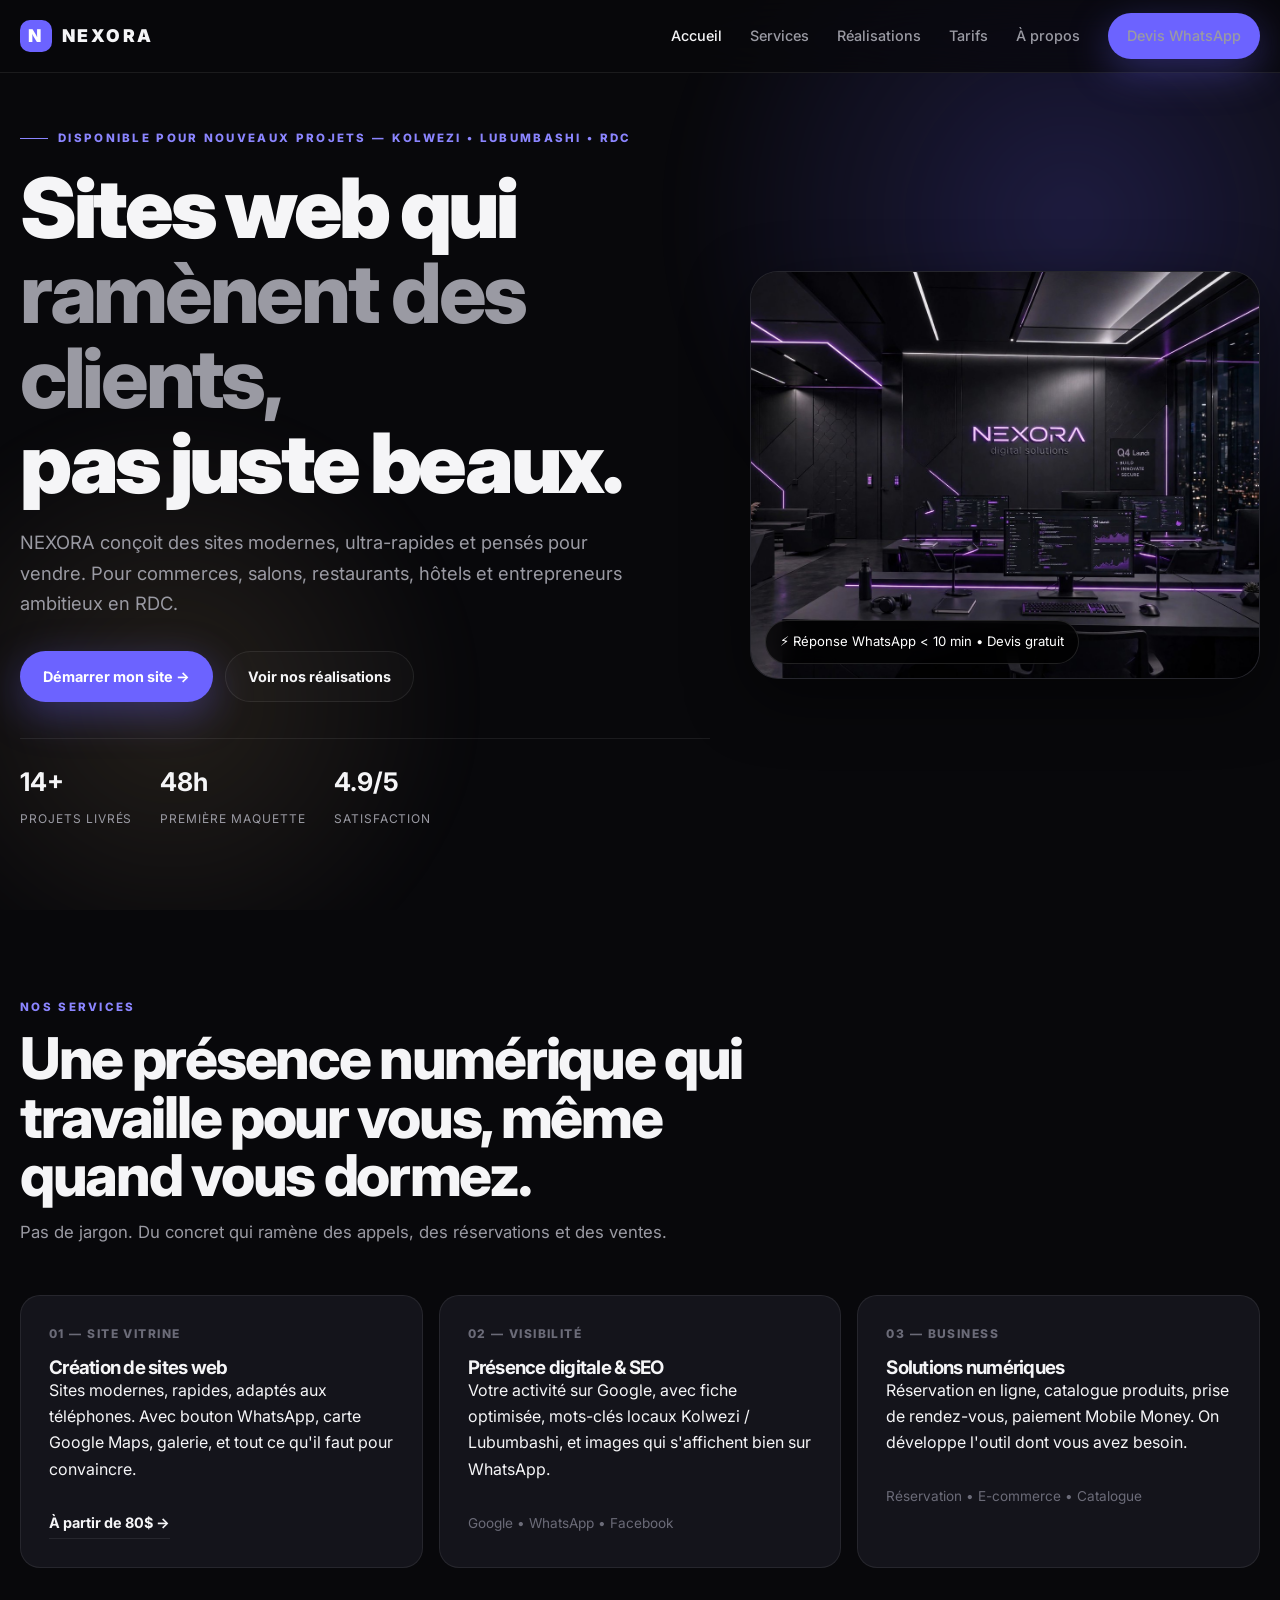
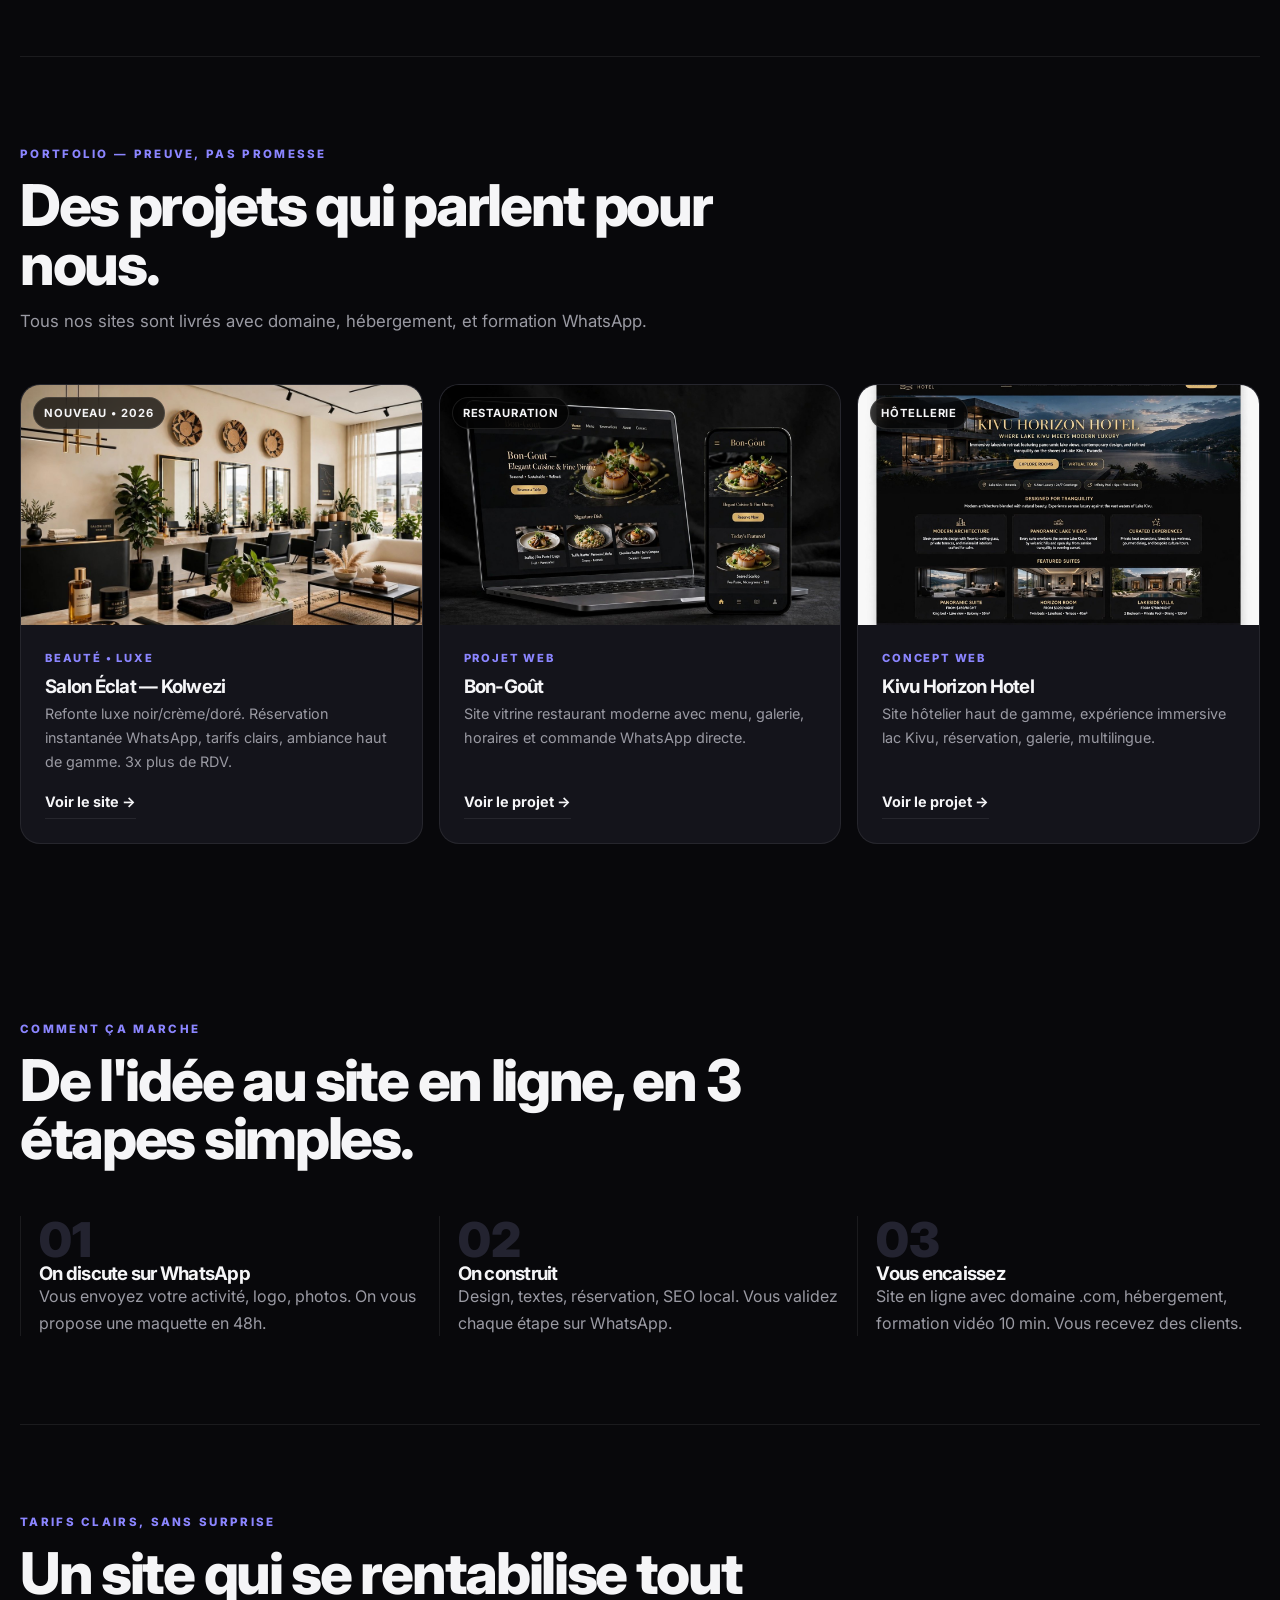
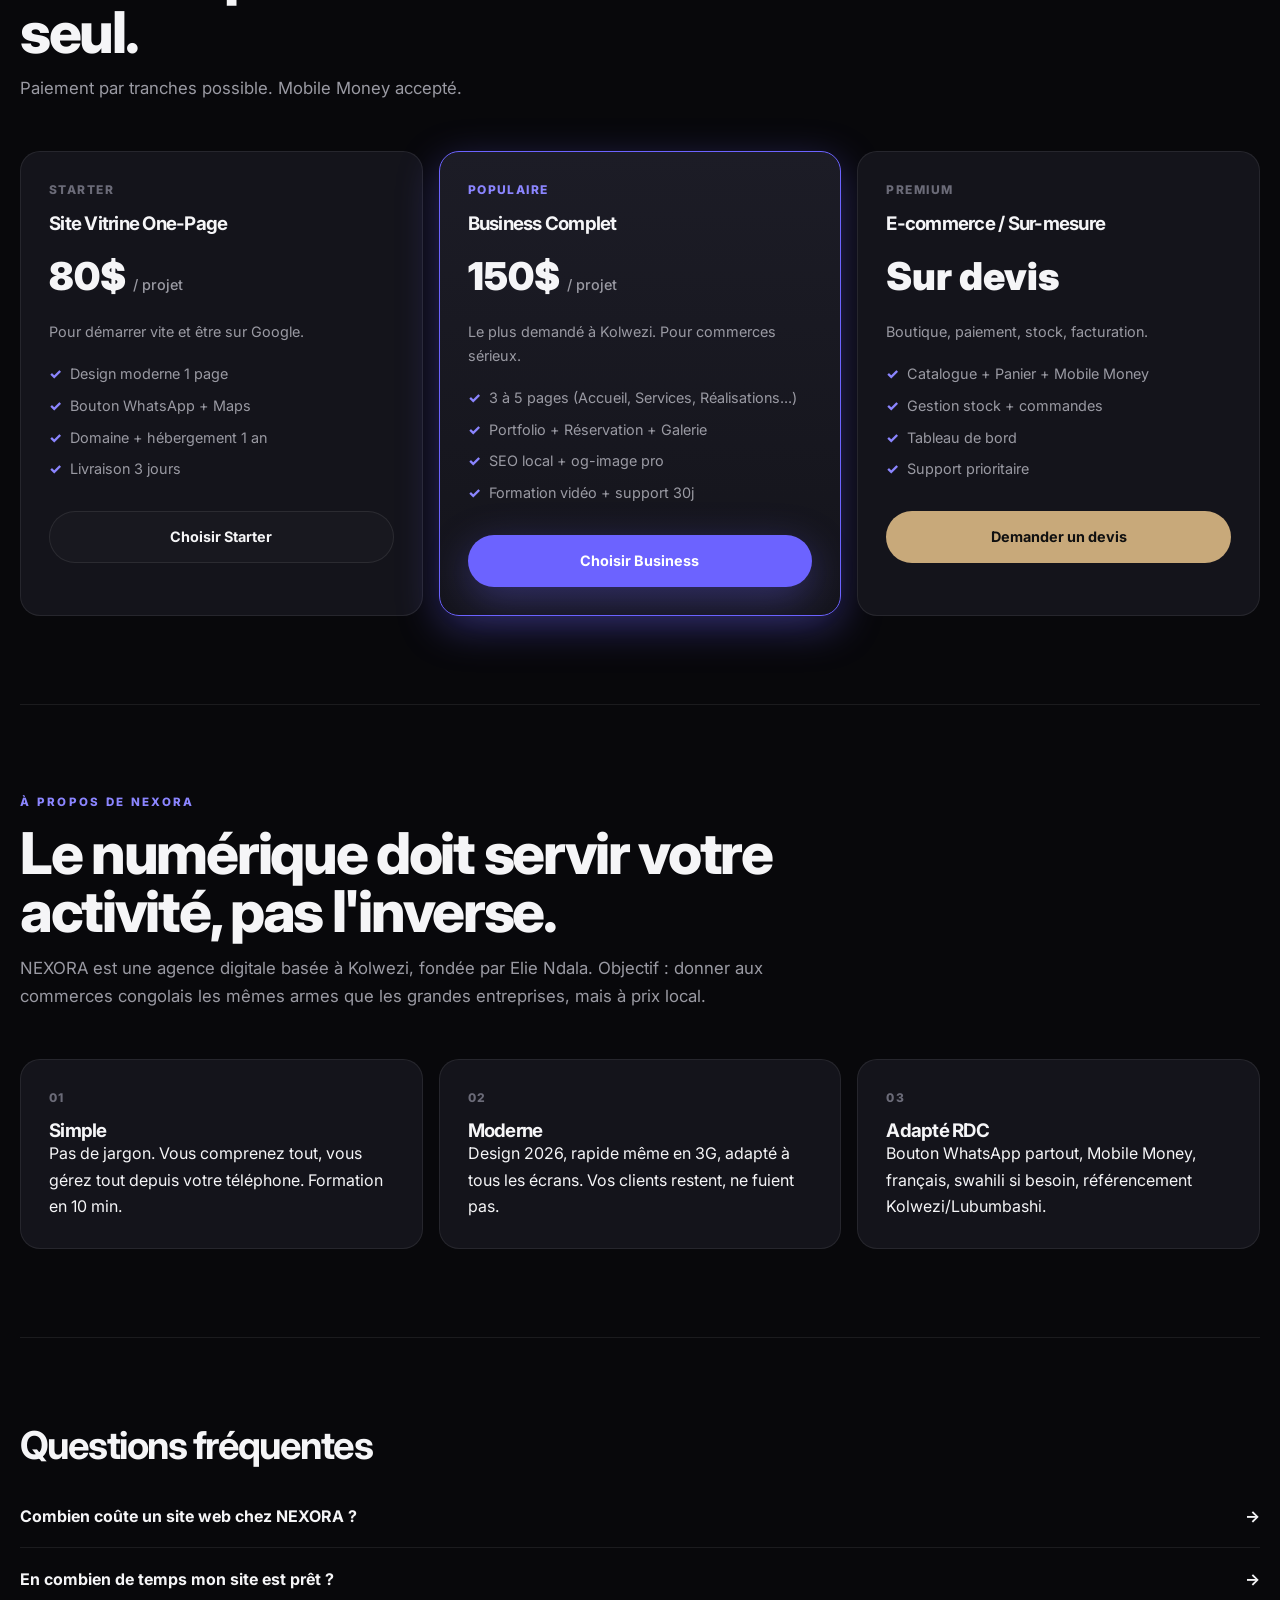
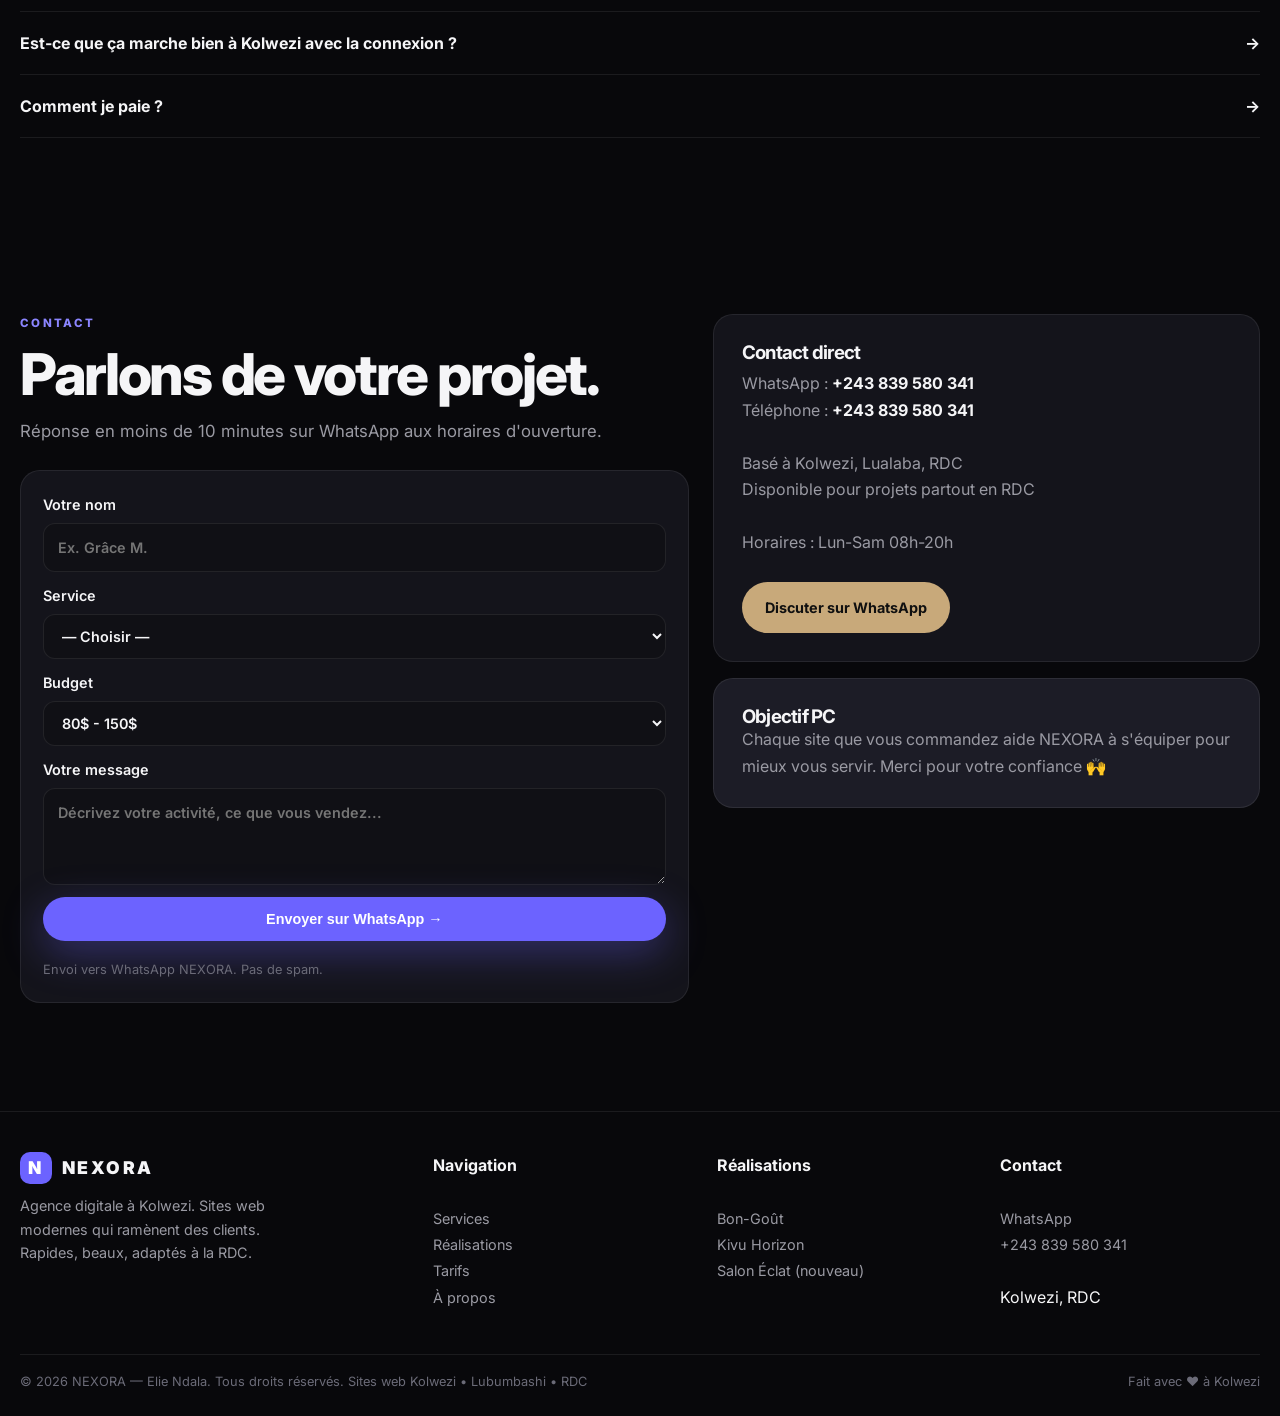
<file: index.html>
<!DOCTYPE html>
<html lang="fr">
<head>
<meta charset="UTF-8">
<meta name="viewport" content="width=device-width, initial-scale=1">
<title>NEXORA — Agence Web à Kolwezi | Création de Sites Web Professionnels en RDC</title>
<meta name="description" content="NEXORA — Agence digitale à Kolwezi. Nous créons des sites web modernes, rapides et qui ramènent des clients. Pour commerces, entreprises et entrepreneurs en RDC. Devis sur WhatsApp en 10 min.">
<meta name="keywords" content="création site web Kolwezi, agence web Lubumbashi, site web RDC, NEXORA, création site vitrine, site e-commerce RDC, digital solutions">
<meta name="robots" content="index, follow, max-image-preview:large, max-snippet:-1, max-video-preview:-1">
<meta name="theme-color" content="#08080B">
<meta name="author" content="NEXORA — Elie Ndala">
<link rel="canonical" href="https://nexora-pro.pages.dev/">
<!-- Domaine gratuit Cloudflare Pages - fonctionne sans payer .com - Google l'indexe quand même -->
<link rel="icon" href="favicon.ico" sizes="any">
<link rel="icon" type="image/png" sizes="192x192" href="assets/nexora-icon-192.png">
<link rel="apple-touch-icon" href="assets/nexora-apple-touch-icon.png">
<link rel="manifest" href="site.webmanifest">
<meta property="og:title" content="NEXORA — Sites Web qui ramènent des clients | Kolwezi, RDC">
<meta property="og:description" content="Agence digitale à Kolwezi. Sites modernes, rapides, adaptés aux téléphones. Devis WhatsApp en 10 min.">
<meta property="og:type" content="website">
<meta property="og:url" content="https://nexora-pro.pages.dev/">
<meta property="og:image" content="https://nexora-pro.pages.dev/og-image.jpg">
<meta property="og:image:width" content="1200"><meta property="og:image:height" content="630">
<meta property="og:locale" content="fr_CD">
<meta name="twitter:card" content="summary_large_image">
<meta name="twitter:title" content="NEXORA — Agence Web Kolwezi">
<meta name="twitter:description" content="Création de sites web professionnels en RDC.">
<meta name="twitter:image" content="https://nexora-pro.pages.dev/og-image.jpg">
<link rel="preconnect" href="https://fonts.googleapis.com"><link rel="preconnect" href="https://fonts.gstatic.com" crossorigin>
<link href="https://fonts.googleapis.com/css2?family=Inter:wght@400;500;700;800;900&display=swap" rel="stylesheet">
<link rel="stylesheet" href="css/style.css">
<script type="application/ld+json">
{
  "@context":"https://schema.org",
  "@type":"Organization",
  "name":"NEXORA",
  "url":"https://nexora-pro.pages.dev",
  "logo":"https://nexora-pro.pages.dev/favicon.png",
  "description":"Agence digitale à Kolwezi spécialisée en création de sites web professionnels pour commerces et entreprises en RDC",
  "address":{"@type":"PostalAddress","addressLocality":"Kolwezi","addressRegion":"Lualaba","addressCountry":"CD"},
  "contactPoint":{"@type":"ContactPoint","telephone":"+243839580341","contactType":"customer service","availableLanguage":["fr","sw"]},
  "sameAs":["https://wa.me/243839580341","https://www.instagram.com/elie60455"]
}
</script>
<script type="application/ld+json">
{
  "@context":"https://schema.org",
  "@type":"ProfessionalService",
  "name":"NEXORA Digital Solutions",
  "serviceType":["Création de sites web","Présence digitale","Solutions numériques"],
  "areaServed":{"@type":"Country","name":"RDC"},
  "provider":{"@type":"Organization","name":"NEXORA"}
}
</script>
<script type="application/ld+json">
{
  "@context":"https://schema.org",
  "@type":"FAQPage",
  "mainEntity":[
    {"@type":"Question","name":"Combien coûte un site web chez NEXORA ?","acceptedAnswer":{"@type":"Answer","text":"À partir de 80$ pour un site vitrine d'une page, 150$ pour un site complet 3-5 pages, et sur devis pour e-commerce. Tout est inclus : design, domaine, hébergement 1 an, WhatsApp intégré."}},
    {"@type":"Question","name":"En combien de temps mon site est prêt ?","acceptedAnswer":{"@type":"Answer","text":"3 à 7 jours pour un site vitrine, 7 à 14 jours pour un projet plus complet. Nous travaillons directement sur WhatsApp pour aller vite."}},
    {"@type":"Question","name":"Est-ce que vous faites des sites qui marchent à Kolwezi ?","acceptedAnswer":{"@type":"Answer","text":"Oui. Tous nos sites sont optimisés pour mobile, rapides même avec 3G, avec bouton WhatsApp et référencement local Kolwezi, Lubumbashi, RDC."}}
  ]
}
</script>
<meta name="google-site-verification" content="A_METTRE_QUAND_TU_AURAS_SEARCH_CONSOLE_GRATUIT">
</head>
<body>
<header class="header">
<nav class="navbar">
<a href="#accueil" class="logo"><i>N</i> NEXORA</a>
<button class="menu-btn" id="menuButton" aria-label="Menu" aria-expanded="false" aria-controls="navLinks">☰</button>
<div class="nav-links" id="navLinks">
<a href="#accueil">Accueil</a>
<a href="#services">Services</a>
<a href="#realisations">Réalisations</a>
<a href="#tarifs">Tarifs</a>
<a href="#apropos">À propos</a>
<a href="#contact" class="btn btn-p" style="padding:10px 18px">Devis WhatsApp</a>
</div>
</nav>
</header>

<main>
<section id="accueil" class="hero">
<div class="hero-inner">
<div>
<div class="kicker">Disponible pour nouveaux projets — Kolwezi • Lubumbashi • RDC</div>
<h1>Sites web qui <span>ramènent des clients,</span> pas juste beaux.</h1>
<p class="lead">NEXORA conçoit des sites modernes, ultra-rapides et pensés pour vendre. Pour commerces, salons, restaurants, hôtels et entrepreneurs ambitieux en RDC.</p>
<div class="hero-acts">
<a href="#contact" class="btn btn-p">Démarrer mon site →</a>
<a href="#realisations" class="btn btn-g">Voir nos réalisations</a>
</div>
<div class="hero-stats">
<div><b>14+</b><span>projets livrés</span></div>
<div><b>48h</b><span>première maquette</span></div>
<div><b>4.9/5</b><span>satisfaction</span></div>
</div>
</div>
<div class="hero-media">
<img src="images/nexora-hero.jpg" alt="NEXORA agence web Kolwezi" loading="eager" onerror="this.src='images/apercu.jpg'">
<div class="badge">⚡ Réponse WhatsApp &lt; 10 min • Devis gratuit</div>
</div>
</div>
</section>

<section id="services" class="section">
<div class="head">
<div class="eyebrow">Nos services</div>
<h2>Une présence numérique qui travaille pour vous, même quand vous dormez.</h2>
<p>Pas de jargon. Du concret qui ramène des appels, des réservations et des ventes.</p>
</div>
<div class="g3">
<article class="card"><span class="num">01 — SITE VITRINE</span><h3>Création de sites web</h3><p>Sites modernes, rapides, adaptés aux téléphones. Avec bouton WhatsApp, carte Google Maps, galerie, et tout ce qu'il faut pour convaincre.</p><br><a href="#tarifs" class="proj-link">À partir de 80$ →</a></article>
<article class="card"><span class="num">02 — VISIBILITÉ</span><h3>Présence digitale & SEO</h3><p>Votre activité sur Google, avec fiche optimisée, mots-clés locaux Kolwezi / Lubumbashi, et images qui s'affichent bien sur WhatsApp.</p><br><span style="font-size:.85rem;color:var(--m2)">Google • WhatsApp • Facebook</span></article>
<article class="card"><span class="num">03 — BUSINESS</span><h3>Solutions numériques</h3><p>Réservation en ligne, catalogue produits, prise de rendez-vous, paiement Mobile Money. On développe l'outil dont vous avez besoin.</p><br><span style="font-size:.85rem;color:var(--m2)">Réservation • E-commerce • Catalogue</span></article>
</div>
</section>

<section id="realisations" class="section" style="border-top:1px solid var(--line)">
<div class="head">
<div class="eyebrow">Portfolio — Preuve, pas promesse</div>
<h2>Des projets qui parlent pour nous.</h2>
<p>Tous nos sites sont livrés avec domaine, hébergement, et formation WhatsApp.</p>
</div>
<div class="g3">
<article class="card proj">
<div class="proj-img"><span class="tag">NOUVEAU • 2026</span><img src="images/salon-eclat.jpg" alt="Salon Éclat Kolwezi" loading="lazy" onerror="this.src='images/apercu.jpg'"></div>
<div class="proj-body"><p class="cat">BEAUTÉ • LUXE</p><h3>Salon Éclat — Kolwezi</h3><p style="color:var(--m);font-size:.9rem;margin-top:6px">Refonte luxe noir/crème/doré. Réservation instantanée WhatsApp, tarifs clairs, ambiance haut de gamme. 3x plus de RDV.</p><a href="https://salon-eclat.eliendala50.workers.dev/" class="proj-link" target="_blank" rel="noopener">Voir le site →</a></div>
</article>
<article class="card proj">
<div class="proj-img"><span class="tag">RESTAURATION</span><img src="images/bon-gout.jpg" alt="Bon Goût" loading="lazy" onerror="this.src='images/apercu.jpg'"></div>
<div class="proj-body"><p class="cat">PROJET WEB</p><h3>Bon-Goût</h3><p style="color:var(--m);font-size:.9rem;margin-top:6px">Site vitrine restaurant moderne avec menu, galerie, horaires et commande WhatsApp directe.</p><a href="https://restaurant-bon-gout.eliendala50.workers.dev/" class="proj-link" target="_blank" rel="noopener">Voir le projet →</a></div>
</article>
<article class="card proj">
<div class="proj-img"><span class="tag">HÔTELLERIE</span><img src="images/kivu-horizon.jpg" alt="Kivu Horizon Hotel" loading="lazy" onerror="this.src='images/apercu.jpg'"></div>
<div class="proj-body"><p class="cat">CONCEPT WEB</p><h3>Kivu Horizon Hotel</h3><p style="color:var(--m);font-size:.9rem;margin-top:6px">Site hôtelier haut de gamme, expérience immersive lac Kivu, réservation, galerie, multilingue.</p><a href="https://kivu-horizon-hotel.eliendala50.workers.dev/" class="proj-link" target="_blank" rel="noopener">Voir le projet →</a></div>
</article>
</div>
</section>

<section class="section">
<div class="head"><div class="eyebrow">Comment ça marche</div><h2>De l'idée au site en ligne, en 3 étapes simples.</h2></div>
<div class="steps">
<div class="step"><b>01</b><h3>On discute sur WhatsApp</h3><p style="color:var(--m)">Vous envoyez votre activité, logo, photos. On vous propose une maquette en 48h.</p></div>
<div class="step"><b>02</b><h3>On construit</h3><p style="color:var(--m)">Design, textes, réservation, SEO local. Vous validez chaque étape sur WhatsApp.</p></div>
<div class="step"><b>03</b><h3>Vous encaissez</h3><p style="color:var(--m)">Site en ligne avec domaine .com, hébergement, formation vidéo 10 min. Vous recevez des clients.</p></div>
</div>
</section>

<section id="tarifs" class="section" style="border-top:1px solid var(--line)">
<div class="head"><div class="eyebrow">Tarifs clairs, sans surprise</div><h2>Un site qui se rentabilise tout seul.</h2><p>Paiement par tranches possible. Mobile Money accepté.</p></div>
<div class="pricing">
<div class="card price-card"><span class="num">STARTER</span><h3>Site Vitrine One-Page</h3><div class="price">80$ <small>/ projet</small></div><p style="color:var(--m);font-size:.9rem">Pour démarrer vite et être sur Google.</p><ul><li>Design moderne 1 page</li><li>Bouton WhatsApp + Maps</li><li>Domaine + hébergement 1 an</li><li>Livraison 3 jours</li></ul><a href="#contact" class="btn btn-g" style="width:100%;margin-top:12px">Choisir Starter</a></div>
<div class="card price-card feat"><span class="num" style="color:var(--a2)">POPULAIRE</span><h3>Business Complet</h3><div class="price">150$ <small>/ projet</small></div><p style="color:var(--m);font-size:.9rem">Le plus demandé à Kolwezi. Pour commerces sérieux.</p><ul><li>3 à 5 pages (Accueil, Services, Réalisations...)</li><li>Portfolio + Réservation + Galerie</li><li>SEO local + og-image pro</li><li>Formation vidéo + support 30j</li></ul><a href="#contact" class="btn btn-p" style="width:100%;margin-top:12px">Choisir Business</a></div>
<div class="card price-card"><span class="num">PREMIUM</span><h3>E-commerce / Sur-mesure</h3><div class="price">Sur devis</div><p style="color:var(--m);font-size:.9rem">Boutique, paiement, stock, facturation.</p><ul><li>Catalogue + Panier + Mobile Money</li><li>Gestion stock + commandes</li><li>Tableau de bord</li><li>Support prioritaire</li></ul><a href="#contact" class="btn btn-gold" style="width:100%;margin-top:12px">Demander un devis</a></div>
</div>
</section>

<section id="apropos" class="section" style="border-top:1px solid var(--line)">
<div class="head"><div class="eyebrow">À propos de NEXORA</div><h2>Le numérique doit servir votre activité, pas l'inverse.</h2><p>NEXORA est une agence digitale basée à Kolwezi, fondée par Elie Ndala. Objectif : donner aux commerces congolais les mêmes armes que les grandes entreprises, mais à prix local.</p></div>
<div class="g3">
<div class="card"><span class="num">01</span><h3>Simple</h3><p>Pas de jargon. Vous comprenez tout, vous gérez tout depuis votre téléphone. Formation en 10 min.</p></div>
<div class="card"><span class="num">02</span><h3>Moderne</h3><p>Design 2026, rapide même en 3G, adapté à tous les écrans. Vos clients restent, ne fuient pas.</p></div>
<div class="card"><span class="num">03</span><h3>Adapté RDC</h3><p>Bouton WhatsApp partout, Mobile Money, français, swahili si besoin, référencement Kolwezi/Lubumbashi.</p></div>
</div>
</section>

<section class="section faq">
<h2 style="font-size:clamp(1.6rem,4vw,2.4rem);margin-bottom:20px">Questions fréquentes</h2>
<details class="faq-item"><summary>Combien coûte un site web chez NEXORA ? <span>→</span></summary><p>À partir de 80$ pour un site vitrine d'une page. 150$ pour un site complet 3-5 pages avec portfolio, réservation, SEO. E-commerce sur devis. Domaine et hébergement 1 an inclus.</p></details>
<details class="faq-item"><summary>En combien de temps mon site est prêt ? <span>→</span></summary><p>3 jours pour Starter, 5-7 jours pour Business. On travaille sur WhatsApp pour aller vite. Maquette en 48h.</p></details>
<details class="faq-item"><summary>Est-ce que ça marche bien à Kolwezi avec la connexion ? <span>→</span></summary><p>Oui, c'est notre spécialité. Sites ultra-légers (< 1Mo), images optimisées, pas de lourdeurs. Ça charge vite même en 3G/4G.</p></details>
<details class="faq-item"><summary>Comment je paie ? <span>→</span></summary><p>50% au début, 50% à la livraison. Mobile Money (Airtel, Orange, M-Pesa), ou virement. Facture fournie.</p></details>
</section>

<section id="contact" class="section">
<div class="contact-grid">
<div>
<div class="head" style="margin-bottom:24px"><div class="eyebrow">Contact</div><h2>Parlons de votre projet.</h2><p>Réponse en moins de 10 minutes sur WhatsApp aux horaires d'ouverture.</p></div>
<form id="contactForm">
<label>Votre nom<input name="nom" required placeholder="Ex. Grâce M."></label>
<label>Service<select name="service" required><option value="">— Choisir —</option><option>Site Vitrine Starter 80$</option><option>Site Business 150$</option><option>E-commerce / Sur-mesure</option><option>Refonte de site existant</option></select></label>
<label>Budget<select name="budget"><option>80$ - 150$</option><option>150$ - 300$</option><option>300$ +</option><option>À discuter</option></select></label>
<label>Votre message<textarea name="message" rows="3" placeholder="Décrivez votre activité, ce que vous vendez..."></textarea></label>
<button class="btn btn-p" type="submit">Envoyer sur WhatsApp →</button>
<p style="font-size:.8rem;color:var(--m2);margin-top:6px">Envoi vers WhatsApp NEXORA. Pas de spam.</p>
</form>
</div>
<div>
<div class="card"><h3>Contact direct</h3><p style="color:var(--m);margin-top:8px">WhatsApp : <a href="https://wa.me/243839580341" style="color:var(--t);font-weight:700">+243 839 580 341</a><br>Téléphone : <a href="tel:+243839580341" style="color:var(--t);font-weight:700">+243 839 580 341</a><br><br>Basé à Kolwezi, Lualaba, RDC<br>Disponible pour projets partout en RDC<br><br>Horaires : Lun-Sam 08h-20h</p><br><a href="https://wa.me/243839580341?text=Bonjour%20NEXORA%2C%20je%20veux%20un%20site%20pour%20mon%20commerce" class="btn btn-gold" target="_blank" rel="noopener">Discuter sur WhatsApp</a></div>
<div class="card" style="margin-top:16px;background:var(--s2)"><h3>Objectif PC</h3><p style="color:var(--m)">Chaque site que vous commandez aide NEXORA à s'équiper pour mieux vous servir. Merci pour votre confiance 🙌</p></div>
</div>
</div>
</section>
</main>

<footer class="footer">
<div class="footer-inner">
<div><div class="logo" style="margin-bottom:10px"><i>N</i> NEXORA</div><p style="color:var(--m);font-size:.9rem;max-width:32ch">Agence digitale à Kolwezi. Sites web modernes qui ramènent des clients. Rapides, beaux, adaptés à la RDC.</p></div>
<div><strong>Navigation</strong><br><br><a href="#services">Services</a><br><a href="#realisations">Réalisations</a><br><a href="#tarifs">Tarifs</a><br><a href="#apropos">À propos</a></div>
<div><strong>Réalisations</strong><br><br><a href="https://restaurant-bon-gout.eliendala50.workers.dev/" target="_blank">Bon-Goût</a><br><a href="https://kivu-horizon-hotel.eliendala50.workers.dev/" target="_blank">Kivu Horizon</a><br><a href="https://salon-eclat.eliendala50.workers.dev/">Salon Éclat (nouveau)</a></div>
<div><strong>Contact</strong><br><br><a href="https://wa.me/243839580341" target="_blank">WhatsApp</a><br><a href="tel:+243839580341">+243 839 580 341</a><br><br>Kolwezi, RDC</div>
<div class="copy"><span>© 2026 NEXORA — Elie Ndala. Tous droits réservés. Sites web Kolwezi • Lubumbashi • RDC</span><span>Fait avec ❤️ à Kolwezi</span></div>
</div>
</footer>

<script src="js/app.js" defer></script>
</body>
</html>
</file>
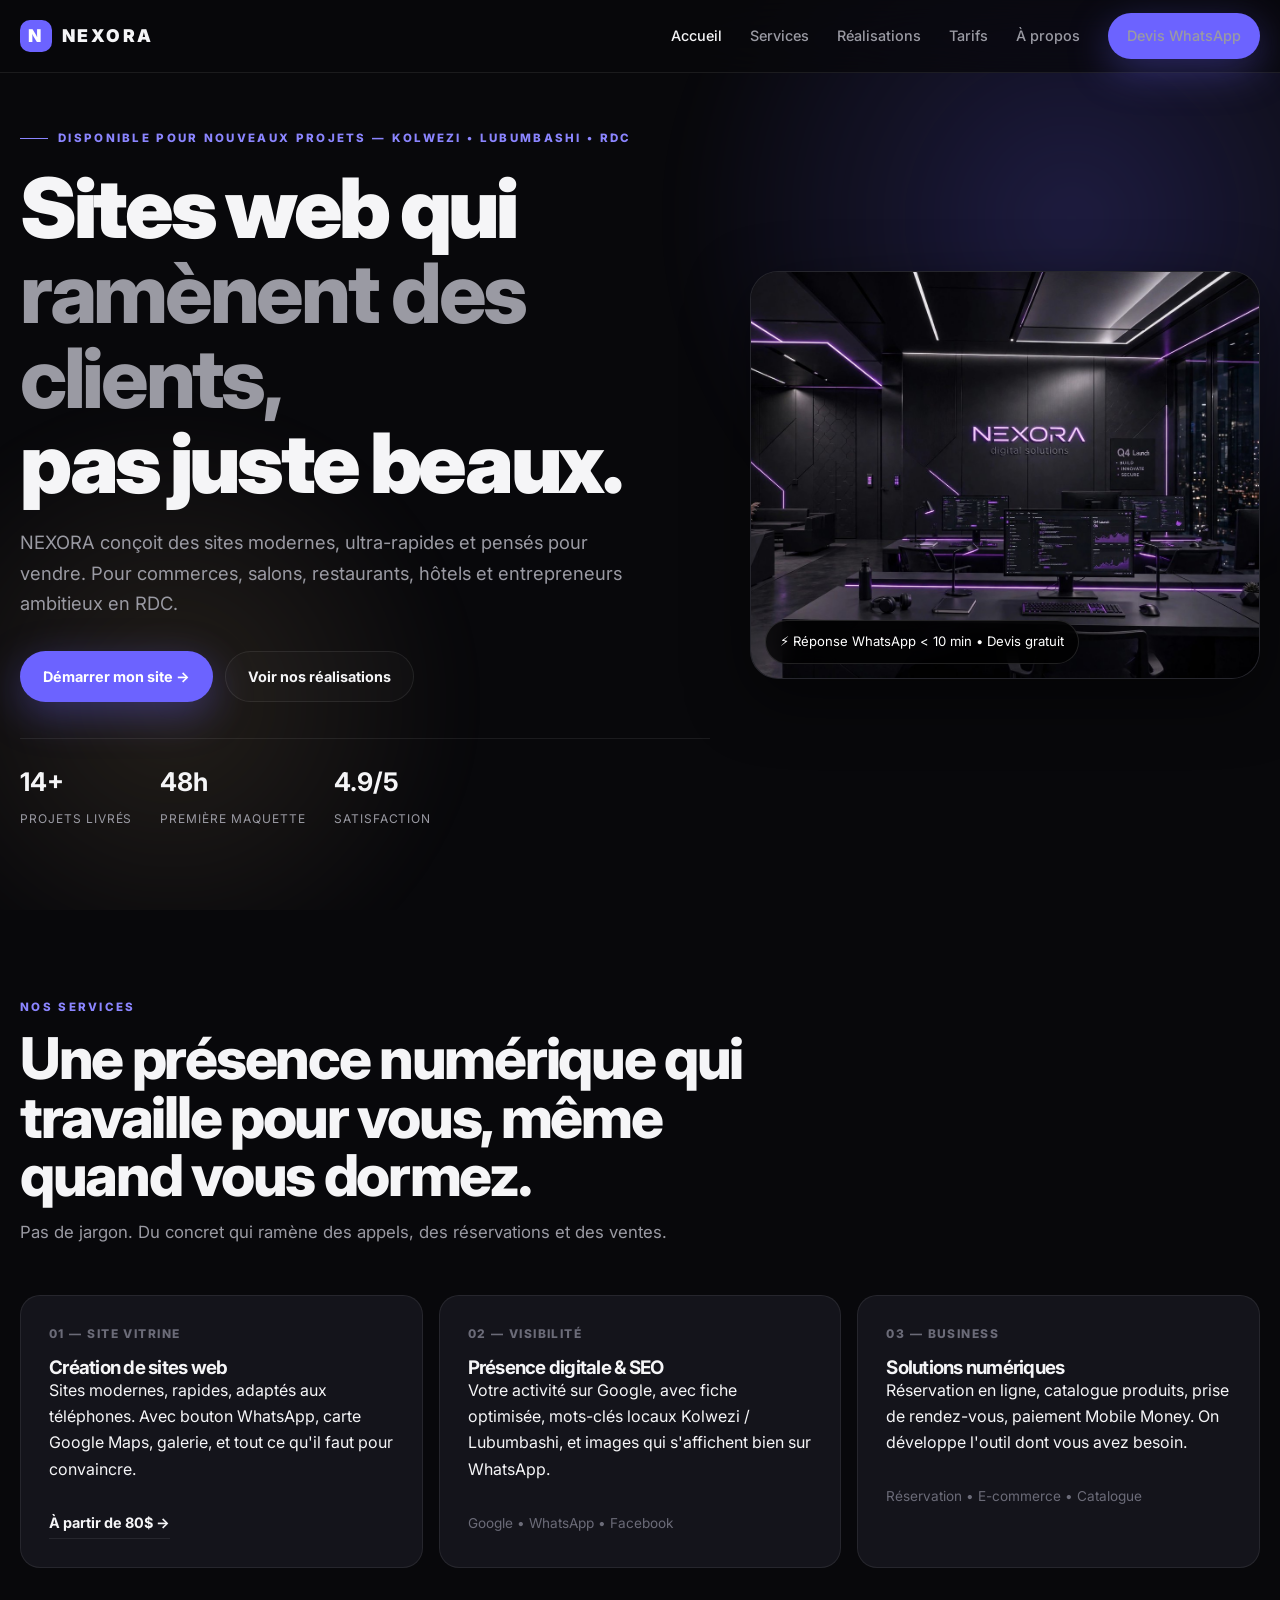
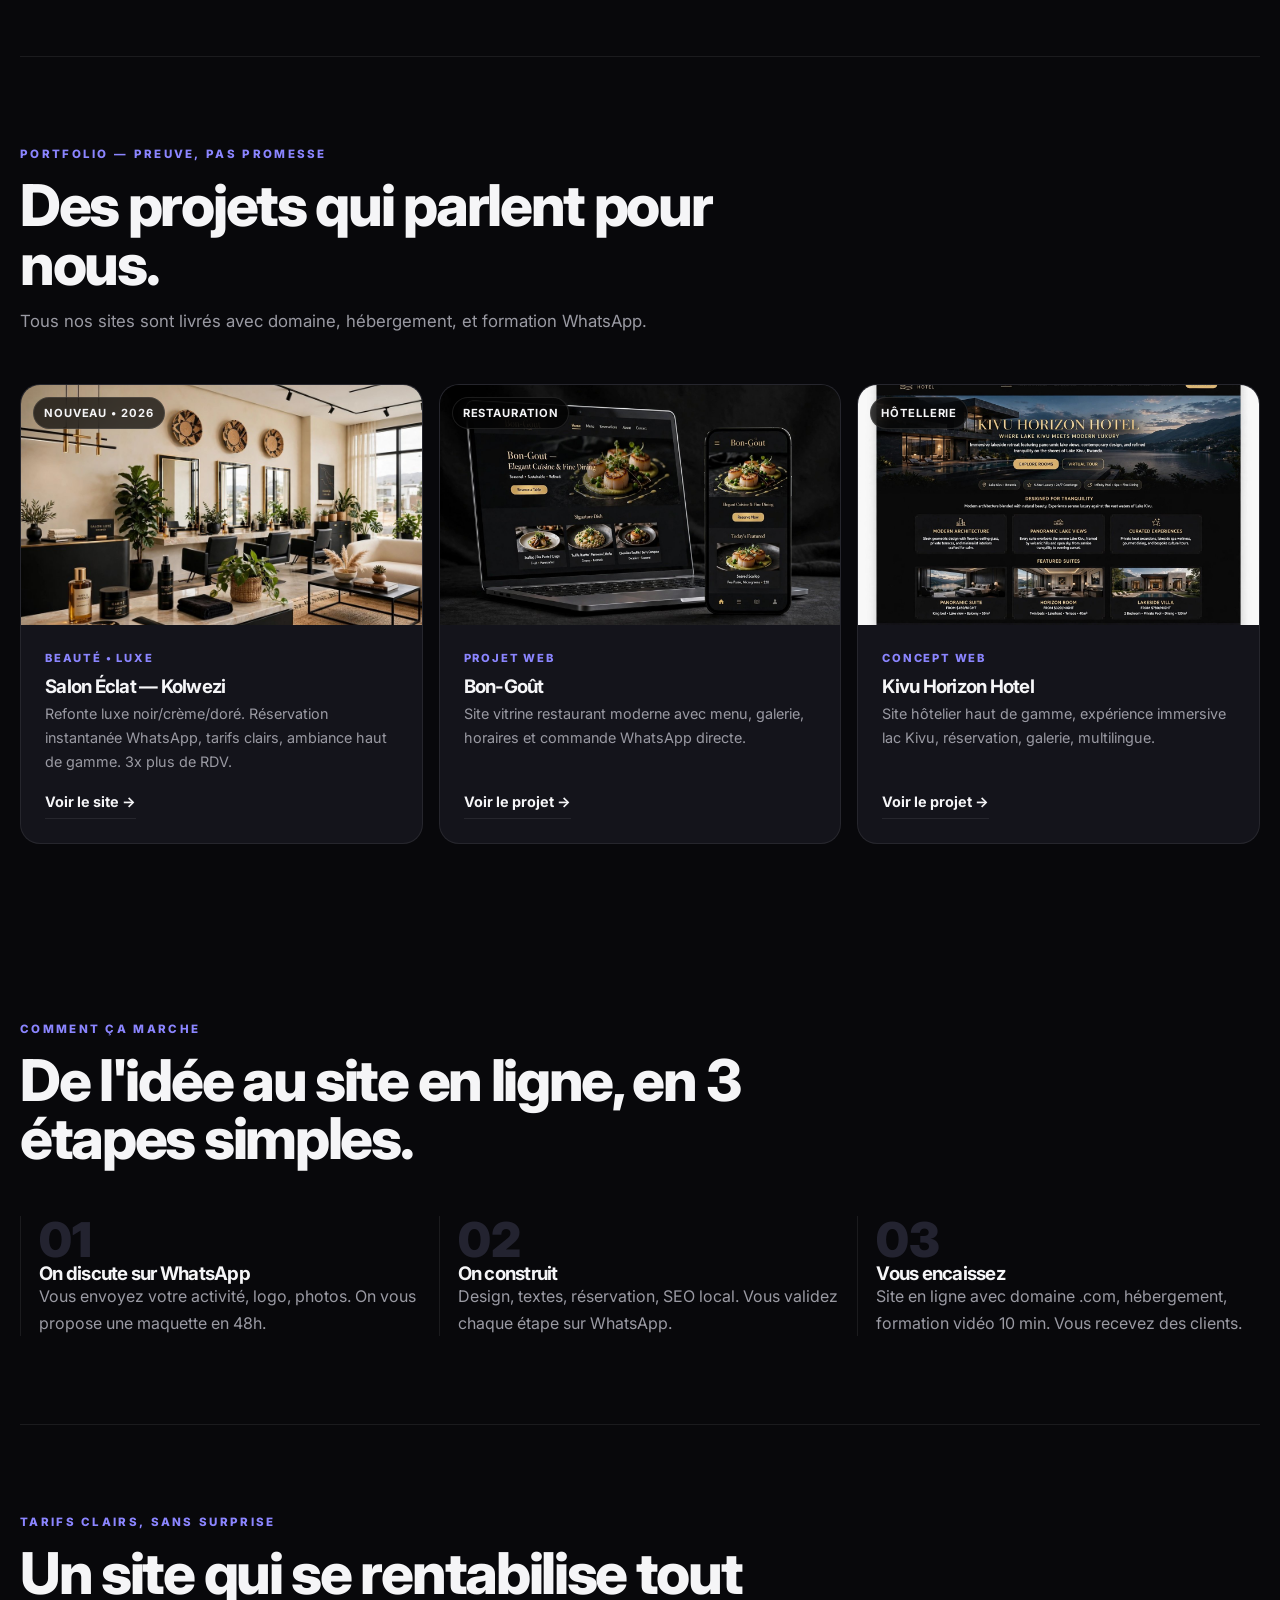
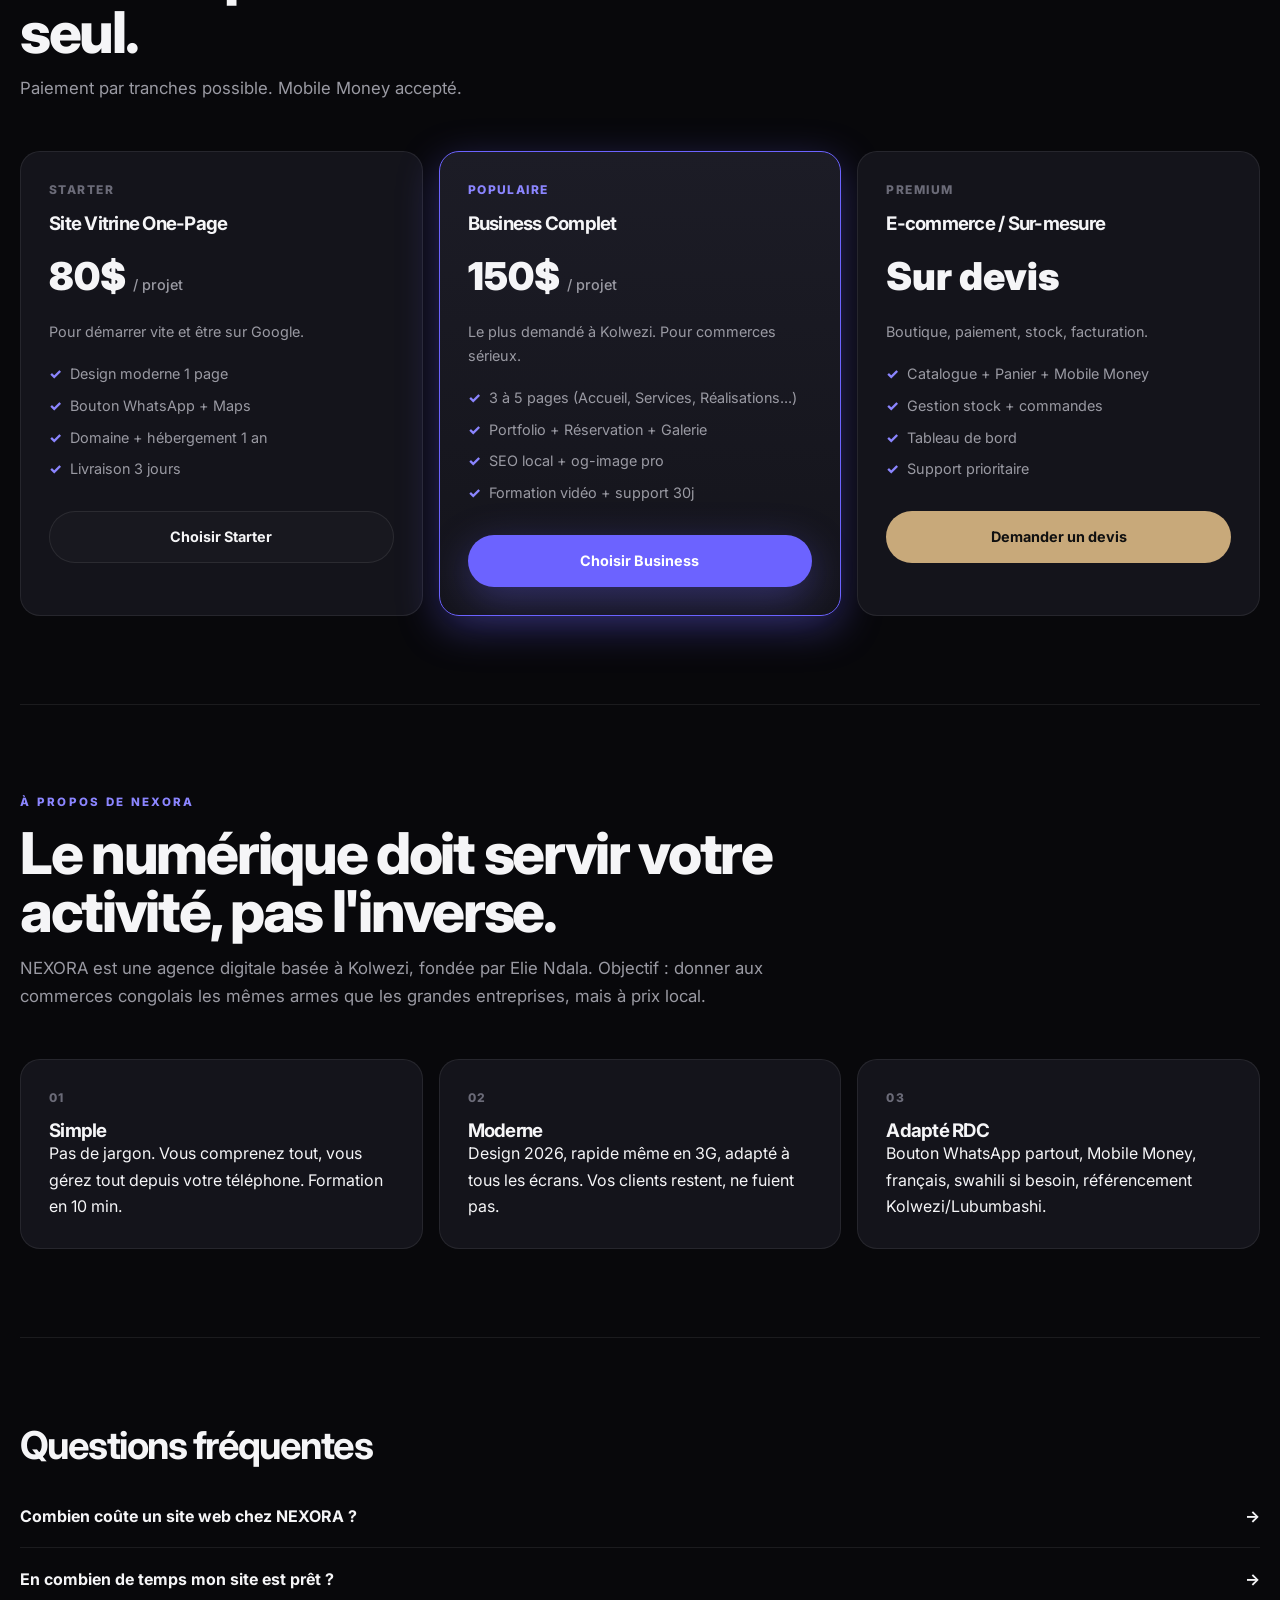
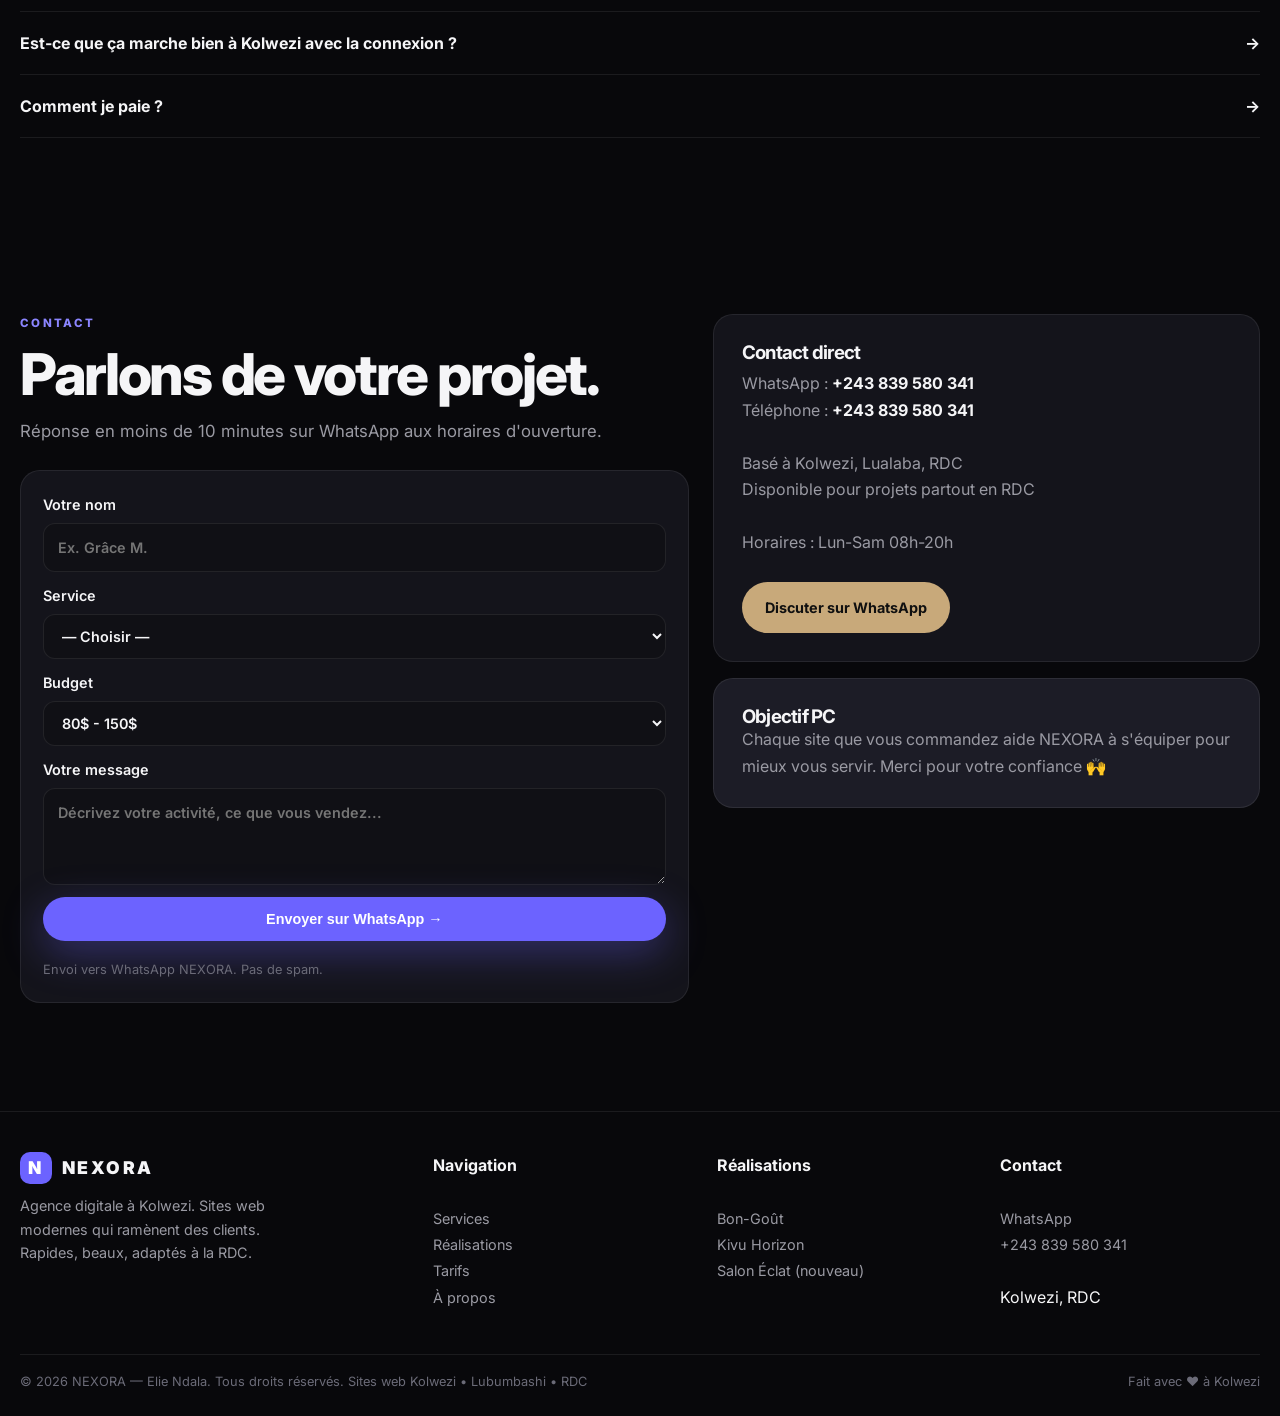
<file: index_1.html>
<!DOCTYPE html>
<html lang="fr">
<head>
<meta charset="UTF-8">
<meta name="viewport" content="width=device-width, initial-scale=1">
<title>NEXORA — Agence Web à Kolwezi | Création de Sites Web Professionnels en RDC</title>
<meta name="description" content="NEXORA — Agence digitale à Kolwezi. Nous créons des sites web modernes, rapides et qui ramènent des clients. Pour commerces, entreprises et entrepreneurs en RDC. Devis sur WhatsApp en 10 min.">
<meta name="keywords" content="création site web Kolwezi, agence web Lubumbashi, site web RDC, NEXORA, création site vitrine, site e-commerce RDC, digital solutions">
<meta name="robots" content="index, follow, max-image-preview:large, max-snippet:-1, max-video-preview:-1">
<meta name="theme-color" content="#08080B">
<meta name="author" content="NEXORA — Elie Ndala">
<link rel="canonical" href="https://nexora.digital/">
<link rel="icon" href="favicon.ico" sizes="any">
<link rel="icon" type="image/png" sizes="192x192" href="assets/nexora-icon-192.png">
<link rel="apple-touch-icon" href="assets/nexora-apple-touch-icon.png">
<link rel="manifest" href="site.webmanifest">
<meta property="og:title" content="NEXORA — Sites Web qui ramènent des clients | Kolwezi, RDC">
<meta property="og:description" content="Agence digitale à Kolwezi. Sites modernes, rapides, adaptés aux téléphones. Devis WhatsApp en 10 min.">
<meta property="og:type" content="website">
<meta property="og:url" content="https://nexora.digital/">
<meta property="og:image" content="https://nexora.digital/og-image.jpg">
<meta property="og:image:width" content="1200"><meta property="og:image:height" content="630">
<meta property="og:locale" content="fr_CD">
<meta name="twitter:card" content="summary_large_image">
<meta name="twitter:title" content="NEXORA — Agence Web Kolwezi">
<meta name="twitter:description" content="Création de sites web professionnels en RDC.">
<meta name="twitter:image" content="https://nexora.digital/og-image.jpg">
<link rel="preconnect" href="https://fonts.googleapis.com"><link rel="preconnect" href="https://fonts.gstatic.com" crossorigin>
<link href="https://fonts.googleapis.com/css2?family=Inter:wght@400;500;700;800;900&display=swap" rel="stylesheet">
<link rel="stylesheet" href="css/style.css">
<script type="application/ld+json">
{
  "@context":"https://schema.org",
  "@type":"Organization",
  "name":"NEXORA",
  "url":"https://nexora.digital",
  "logo":"https://nexora.digital/favicon.png",
  "description":"Agence digitale à Kolwezi spécialisée en création de sites web professionnels pour commerces et entreprises en RDC",
  "address":{"@type":"PostalAddress","addressLocality":"Kolwezi","addressRegion":"Lualaba","addressCountry":"CD"},
  "contactPoint":{"@type":"ContactPoint","telephone":"+243839580341","contactType":"customer service","availableLanguage":["fr","sw"]},
  "sameAs":["https://wa.me/243839580341","https://www.instagram.com/elie60455"]
}
</script>
<script type="application/ld+json">
{
  "@context":"https://schema.org",
  "@type":"ProfessionalService",
  "name":"NEXORA Digital Solutions",
  "serviceType":["Création de sites web","Présence digitale","Solutions numériques"],
  "areaServed":{"@type":"Country","name":"RDC"},
  "provider":{"@type":"Organization","name":"NEXORA"}
}
</script>
<script type="application/ld+json">
{
  "@context":"https://schema.org",
  "@type":"FAQPage",
  "mainEntity":[
    {"@type":"Question","name":"Combien coûte un site web chez NEXORA ?","acceptedAnswer":{"@type":"Answer","text":"À partir de 80$ pour un site vitrine d'une page, 150$ pour un site complet 3-5 pages, et sur devis pour e-commerce. Tout est inclus : design, domaine, hébergement 1 an, WhatsApp intégré."}},
    {"@type":"Question","name":"En combien de temps mon site est prêt ?","acceptedAnswer":{"@type":"Answer","text":"3 à 7 jours pour un site vitrine, 7 à 14 jours pour un projet plus complet. Nous travaillons directement sur WhatsApp pour aller vite."}},
    {"@type":"Question","name":"Est-ce que vous faites des sites qui marchent à Kolwezi ?","acceptedAnswer":{"@type":"Answer","text":"Oui. Tous nos sites sont optimisés pour mobile, rapides même avec 3G, avec bouton WhatsApp et référencement local Kolwezi, Lubumbashi, RDC."}}
  ]
}
</script>
</head>
<body>
<header class="header">
<nav class="navbar">
<a href="#accueil" class="logo"><i>N</i> NEXORA</a>
<button class="menu-btn" id="menuButton" aria-label="Menu" aria-expanded="false" aria-controls="navLinks">☰</button>
<div class="nav-links" id="navLinks">
<a href="#accueil">Accueil</a>
<a href="#services">Services</a>
<a href="#realisations">Réalisations</a>
<a href="#tarifs">Tarifs</a>
<a href="#apropos">À propos</a>
<a href="#contact" class="btn btn-p" style="padding:10px 18px">Devis WhatsApp</a>
</div>
</nav>
</header>

<main>
<section id="accueil" class="hero">
<div class="hero-inner">
<div>
<div class="kicker">Disponible pour nouveaux projets — Kolwezi • Lubumbashi • RDC</div>
<h1>Sites web qui <span>ramènent des clients,</span> pas juste beaux.</h1>
<p class="lead">NEXORA conçoit des sites modernes, ultra-rapides et pensés pour vendre. Pour commerces, salons, restaurants, hôtels et entrepreneurs ambitieux en RDC.</p>
<div class="hero-acts">
<a href="#contact" class="btn btn-p">Démarrer mon site →</a>
<a href="#realisations" class="btn btn-g">Voir nos réalisations</a>
</div>
<div class="hero-stats">
<div><b>14+</b><span>projets livrés</span></div>
<div><b>48h</b><span>première maquette</span></div>
<div><b>4.9/5</b><span>satisfaction</span></div>
</div>
</div>
<div class="hero-media">
<img src="images/nexora-hero.jpg" alt="NEXORA agence web Kolwezi" loading="eager" onerror="this.src='images/apercu.jpg'">
<div class="badge">⚡ Réponse WhatsApp &lt; 10 min • Devis gratuit</div>
</div>
</div>
</section>

<section id="services" class="section">
<div class="head">
<div class="eyebrow">Nos services</div>
<h2>Une présence numérique qui travaille pour vous, même quand vous dormez.</h2>
<p>Pas de jargon. Du concret qui ramène des appels, des réservations et des ventes.</p>
</div>
<div class="g3">
<article class="card"><span class="num">01 — SITE VITRINE</span><h3>Création de sites web</h3><p>Sites modernes, rapides, adaptés aux téléphones. Avec bouton WhatsApp, carte Google Maps, galerie, et tout ce qu'il faut pour convaincre.</p><br><a href="#tarifs" class="proj-link">À partir de 80$ →</a></article>
<article class="card"><span class="num">02 — VISIBILITÉ</span><h3>Présence digitale & SEO</h3><p>Votre activité sur Google, avec fiche optimisée, mots-clés locaux Kolwezi / Lubumbashi, et images qui s'affichent bien sur WhatsApp.</p><br><span style="font-size:.85rem;color:var(--m2)">Google • WhatsApp • Facebook</span></article>
<article class="card"><span class="num">03 — BUSINESS</span><h3>Solutions numériques</h3><p>Réservation en ligne, catalogue produits, prise de rendez-vous, paiement Mobile Money. On développe l'outil dont vous avez besoin.</p><br><span style="font-size:.85rem;color:var(--m2)">Réservation • E-commerce • Catalogue</span></article>
</div>
</section>

<section id="realisations" class="section" style="border-top:1px solid var(--line)">
<div class="head">
<div class="eyebrow">Portfolio — Preuve, pas promesse</div>
<h2>Des projets qui parlent pour nous.</h2>
<p>Tous nos sites sont livrés avec domaine, hébergement, et formation WhatsApp.</p>
</div>
<div class="g3">
<article class="card proj">
<div class="proj-img"><span class="tag">NOUVEAU • 2026</span><img src="images/salon-eclat.jpg" alt="Salon Éclat Kolwezi" loading="lazy" onerror="this.src='images/apercu.jpg'"></div>
<div class="proj-body"><p class="cat">BEAUTÉ • LUXE</p><h3>Salon Éclat — Kolwezi</h3><p style="color:var(--m);font-size:.9rem;margin-top:6px">Refonte luxe noir/crème/doré. Réservation instantanée WhatsApp, tarifs clairs, ambiance haut de gamme. 3x plus de RDV.</p><a href="https://salon-eclat.eliendala50.workers.dev/" class="proj-link" target="_blank" rel="noopener">Voir le site →</a></div>
</article>
<article class="card proj">
<div class="proj-img"><span class="tag">RESTAURATION</span><img src="images/bon-gout.jpg" alt="Bon Goût" loading="lazy" onerror="this.src='images/apercu.jpg'"></div>
<div class="proj-body"><p class="cat">PROJET WEB</p><h3>Bon-Goût</h3><p style="color:var(--m);font-size:.9rem;margin-top:6px">Site vitrine restaurant moderne avec menu, galerie, horaires et commande WhatsApp directe.</p><a href="https://restaurant-bon-gout.eliendala50.workers.dev/" class="proj-link" target="_blank" rel="noopener">Voir le projet →</a></div>
</article>
<article class="card proj">
<div class="proj-img"><span class="tag">HÔTELLERIE</span><img src="images/kivu-horizon.jpg" alt="Kivu Horizon Hotel" loading="lazy" onerror="this.src='images/apercu.jpg'"></div>
<div class="proj-body"><p class="cat">CONCEPT WEB</p><h3>Kivu Horizon Hotel</h3><p style="color:var(--m);font-size:.9rem;margin-top:6px">Site hôtelier haut de gamme, expérience immersive lac Kivu, réservation, galerie, multilingue.</p><a href="https://kivu-horizon-hotel.eliendala50.workers.dev/" class="proj-link" target="_blank" rel="noopener">Voir le projet →</a></div>
</article>
</div>
</section>

<section class="section">
<div class="head"><div class="eyebrow">Comment ça marche</div><h2>De l'idée au site en ligne, en 3 étapes simples.</h2></div>
<div class="steps">
<div class="step"><b>01</b><h3>On discute sur WhatsApp</h3><p style="color:var(--m)">Vous envoyez votre activité, logo, photos. On vous propose une maquette en 48h.</p></div>
<div class="step"><b>02</b><h3>On construit</h3><p style="color:var(--m)">Design, textes, réservation, SEO local. Vous validez chaque étape sur WhatsApp.</p></div>
<div class="step"><b>03</b><h3>Vous encaissez</h3><p style="color:var(--m)">Site en ligne avec domaine .com, hébergement, formation vidéo 10 min. Vous recevez des clients.</p></div>
</div>
</section>

<section id="tarifs" class="section" style="border-top:1px solid var(--line)">
<div class="head"><div class="eyebrow">Tarifs clairs, sans surprise</div><h2>Un site qui se rentabilise tout seul.</h2><p>Paiement par tranches possible. Mobile Money accepté.</p></div>
<div class="pricing">
<div class="card price-card"><span class="num">STARTER</span><h3>Site Vitrine One-Page</h3><div class="price">80$ <small>/ projet</small></div><p style="color:var(--m);font-size:.9rem">Pour démarrer vite et être sur Google.</p><ul><li>Design moderne 1 page</li><li>Bouton WhatsApp + Maps</li><li>Domaine + hébergement 1 an</li><li>Livraison 3 jours</li></ul><a href="#contact" class="btn btn-g" style="width:100%;margin-top:12px">Choisir Starter</a></div>
<div class="card price-card feat"><span class="num" style="color:var(--a2)">POPULAIRE</span><h3>Business Complet</h3><div class="price">150$ <small>/ projet</small></div><p style="color:var(--m);font-size:.9rem">Le plus demandé à Kolwezi. Pour commerces sérieux.</p><ul><li>3 à 5 pages (Accueil, Services, Réalisations...)</li><li>Portfolio + Réservation + Galerie</li><li>SEO local + og-image pro</li><li>Formation vidéo + support 30j</li></ul><a href="#contact" class="btn btn-p" style="width:100%;margin-top:12px">Choisir Business</a></div>
<div class="card price-card"><span class="num">PREMIUM</span><h3>E-commerce / Sur-mesure</h3><div class="price">Sur devis</div><p style="color:var(--m);font-size:.9rem">Boutique, paiement, stock, facturation.</p><ul><li>Catalogue + Panier + Mobile Money</li><li>Gestion stock + commandes</li><li>Tableau de bord</li><li>Support prioritaire</li></ul><a href="#contact" class="btn btn-gold" style="width:100%;margin-top:12px">Demander un devis</a></div>
</div>
</section>

<section id="apropos" class="section" style="border-top:1px solid var(--line)">
<div class="head"><div class="eyebrow">À propos de NEXORA</div><h2>Le numérique doit servir votre activité, pas l'inverse.</h2><p>NEXORA est une agence digitale basée à Kolwezi, fondée par Elie Ndala. Objectif : donner aux commerces congolais les mêmes armes que les grandes entreprises, mais à prix local.</p></div>
<div class="g3">
<div class="card"><span class="num">01</span><h3>Simple</h3><p>Pas de jargon. Vous comprenez tout, vous gérez tout depuis votre téléphone. Formation en 10 min.</p></div>
<div class="card"><span class="num">02</span><h3>Moderne</h3><p>Design 2026, rapide même en 3G, adapté à tous les écrans. Vos clients restent, ne fuient pas.</p></div>
<div class="card"><span class="num">03</span><h3>Adapté RDC</h3><p>Bouton WhatsApp partout, Mobile Money, français, swahili si besoin, référencement Kolwezi/Lubumbashi.</p></div>
</div>
</section>

<section class="section faq">
<h2 style="font-size:clamp(1.6rem,4vw,2.4rem);margin-bottom:20px">Questions fréquentes</h2>
<details class="faq-item"><summary>Combien coûte un site web chez NEXORA ? <span>→</span></summary><p>À partir de 80$ pour un site vitrine d'une page. 150$ pour un site complet 3-5 pages avec portfolio, réservation, SEO. E-commerce sur devis. Domaine et hébergement 1 an inclus.</p></details>
<details class="faq-item"><summary>En combien de temps mon site est prêt ? <span>→</span></summary><p>3 jours pour Starter, 5-7 jours pour Business. On travaille sur WhatsApp pour aller vite. Maquette en 48h.</p></details>
<details class="faq-item"><summary>Est-ce que ça marche bien à Kolwezi avec la connexion ? <span>→</span></summary><p>Oui, c'est notre spécialité. Sites ultra-légers (< 1Mo), images optimisées, pas de lourdeurs. Ça charge vite même en 3G/4G.</p></details>
<details class="faq-item"><summary>Comment je paie ? <span>→</span></summary><p>50% au début, 50% à la livraison. Mobile Money (Airtel, Orange, M-Pesa), ou virement. Facture fournie.</p></details>
</section>

<section id="contact" class="section">
<div class="contact-grid">
<div>
<div class="head" style="margin-bottom:24px"><div class="eyebrow">Contact</div><h2>Parlons de votre projet.</h2><p>Réponse en moins de 10 minutes sur WhatsApp aux horaires d'ouverture.</p></div>
<form id="contactForm">
<label>Votre nom<input name="nom" required placeholder="Ex. Grâce M."></label>
<label>Service<select name="service" required><option value="">— Choisir —</option><option>Site Vitrine Starter 80$</option><option>Site Business 150$</option><option>E-commerce / Sur-mesure</option><option>Refonte de site existant</option></select></label>
<label>Budget<select name="budget"><option>80$ - 150$</option><option>150$ - 300$</option><option>300$ +</option><option>À discuter</option></select></label>
<label>Votre message<textarea name="message" rows="3" placeholder="Décrivez votre activité, ce que vous vendez..."></textarea></label>
<button class="btn btn-p" type="submit">Envoyer sur WhatsApp →</button>
<p style="font-size:.8rem;color:var(--m2);margin-top:6px">Envoi vers WhatsApp NEXORA. Pas de spam.</p>
</form>
</div>
<div>
<div class="card"><h3>Contact direct</h3><p style="color:var(--m);margin-top:8px">WhatsApp : <a href="https://wa.me/243839580341" style="color:var(--t);font-weight:700">+243 839 580 341</a><br>Téléphone : <a href="tel:+243839580341" style="color:var(--t);font-weight:700">+243 839 580 341</a><br><br>Basé à Kolwezi, Lualaba, RDC<br>Disponible pour projets partout en RDC<br><br>Horaires : Lun-Sam 08h-20h</p><br><a href="https://wa.me/243839580341?text=Bonjour%20NEXORA%2C%20je%20veux%20un%20site%20pour%20mon%20commerce" class="btn btn-gold" target="_blank" rel="noopener">Discuter sur WhatsApp</a></div>
<div class="card" style="margin-top:16px;background:var(--s2)"><h3>Objectif PC</h3><p style="color:var(--m)">Chaque site que vous commandez aide NEXORA à s'équiper pour mieux vous servir. Merci pour votre confiance 🙌</p></div>
</div>
</div>
</section>
</main>

<footer class="footer">
<div class="footer-inner">
<div><div class="logo" style="margin-bottom:10px"><i>N</i> NEXORA</div><p style="color:var(--m);font-size:.9rem;max-width:32ch">Agence digitale à Kolwezi. Sites web modernes qui ramènent des clients. Rapides, beaux, adaptés à la RDC.</p></div>
<div><strong>Navigation</strong><br><br><a href="#services">Services</a><br><a href="#realisations">Réalisations</a><br><a href="#tarifs">Tarifs</a><br><a href="#apropos">À propos</a></div>
<div><strong>Réalisations</strong><br><br><a href="https://restaurant-bon-gout.eliendala50.workers.dev/" target="_blank">Bon-Goût</a><br><a href="https://kivu-horizon-hotel.eliendala50.workers.dev/" target="_blank">Kivu Horizon</a><br><a href="https://salon-eclat.eliendala50.workers.dev/">Salon Éclat (nouveau)</a></div>
<div><strong>Contact</strong><br><br><a href="https://wa.me/243839580341" target="_blank">WhatsApp</a><br><a href="tel:+243839580341">+243 839 580 341</a><br><br>Kolwezi, RDC</div>
<div class="copy"><span>© 2026 NEXORA — Elie Ndala. Tous droits réservés. Sites web Kolwezi • Lubumbashi • RDC</span><span>Fait avec ❤️ à Kolwezi</span></div>
</div>
</footer>

<script src="js/app.js" defer></script>
</body>
</html>
</file>
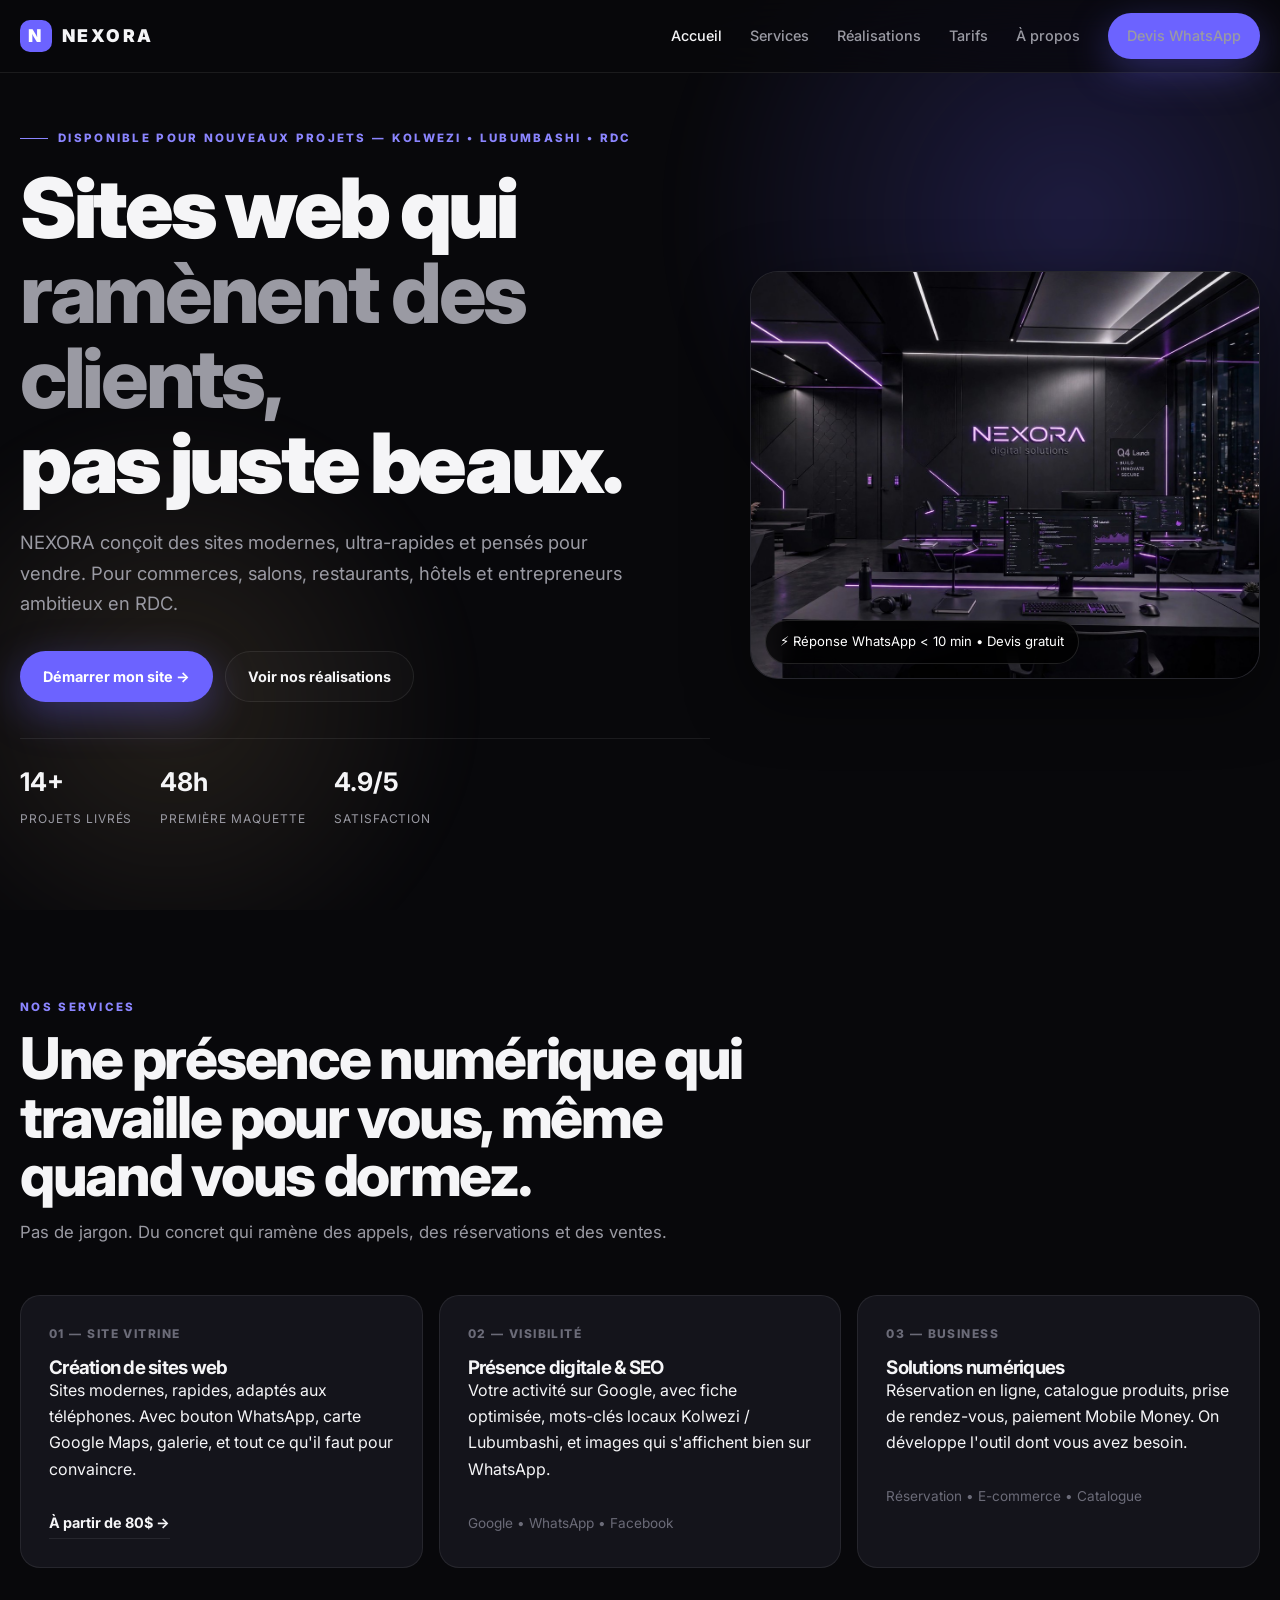
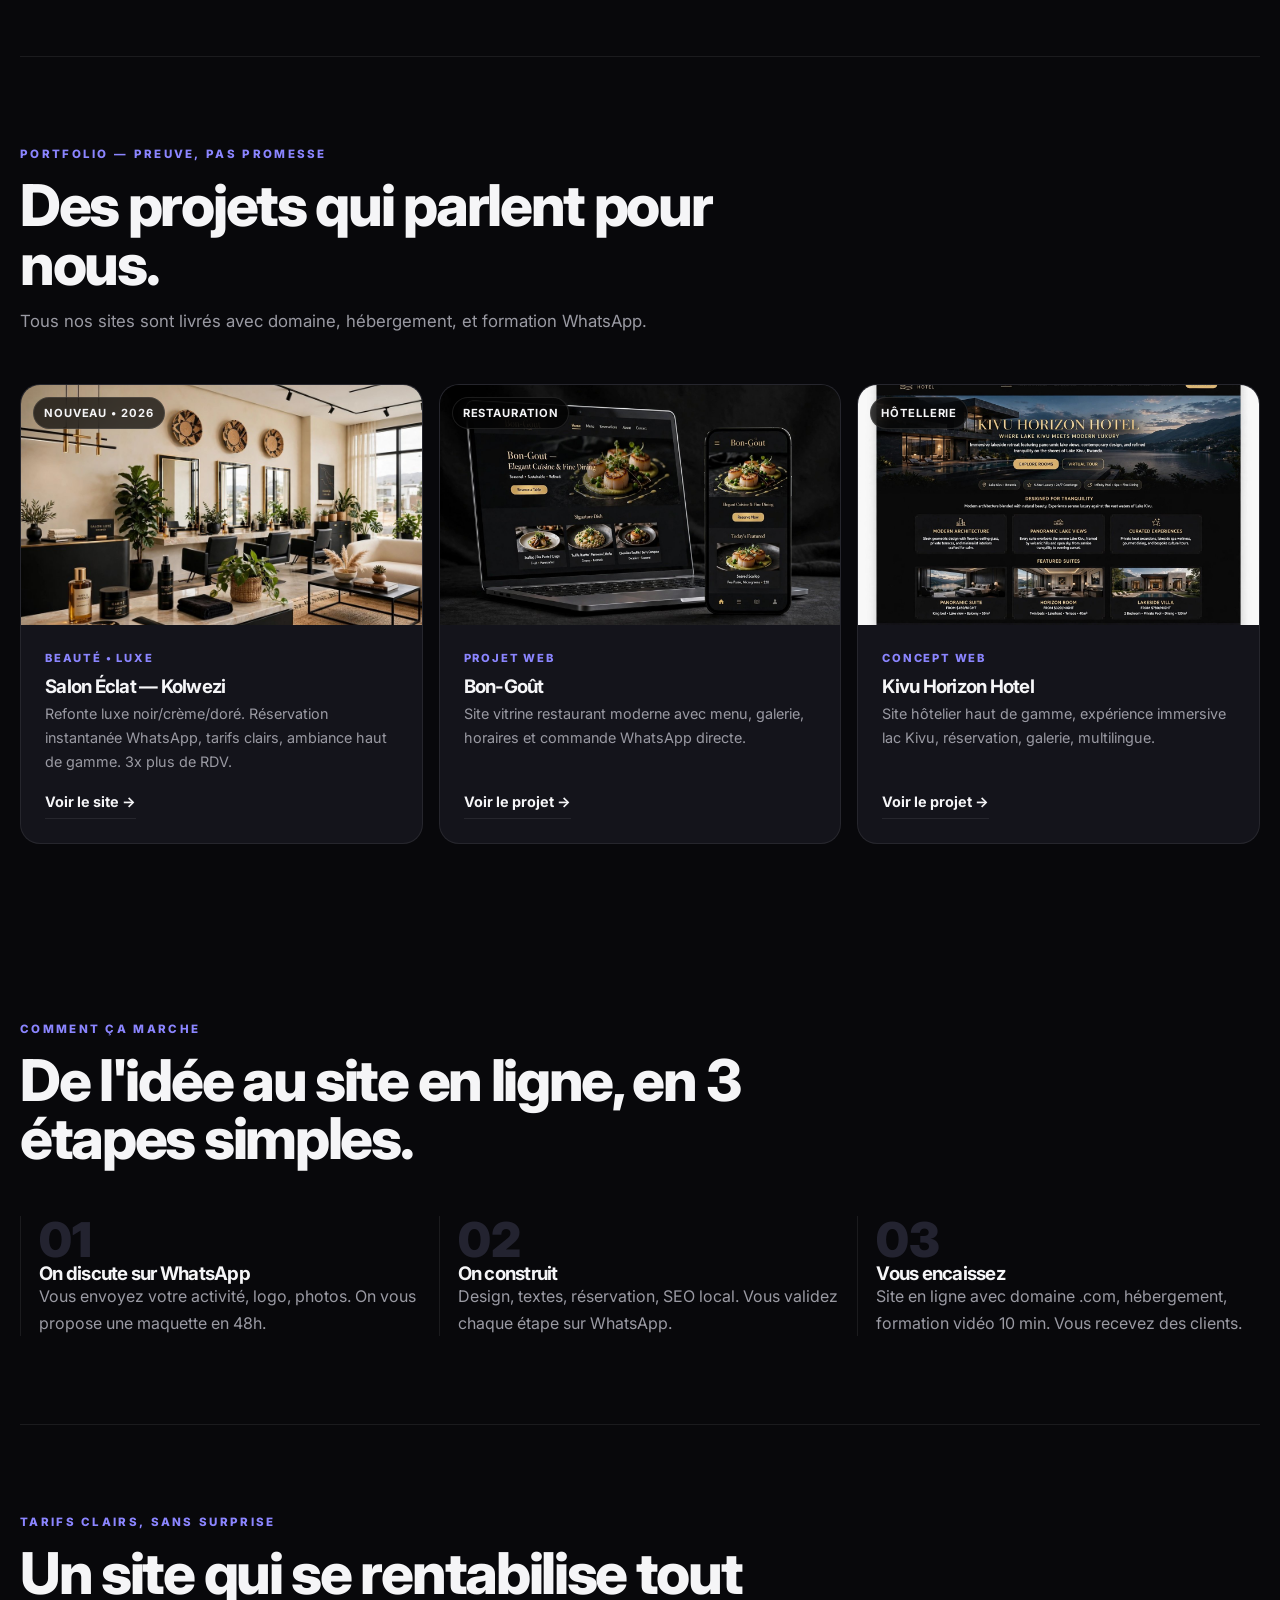
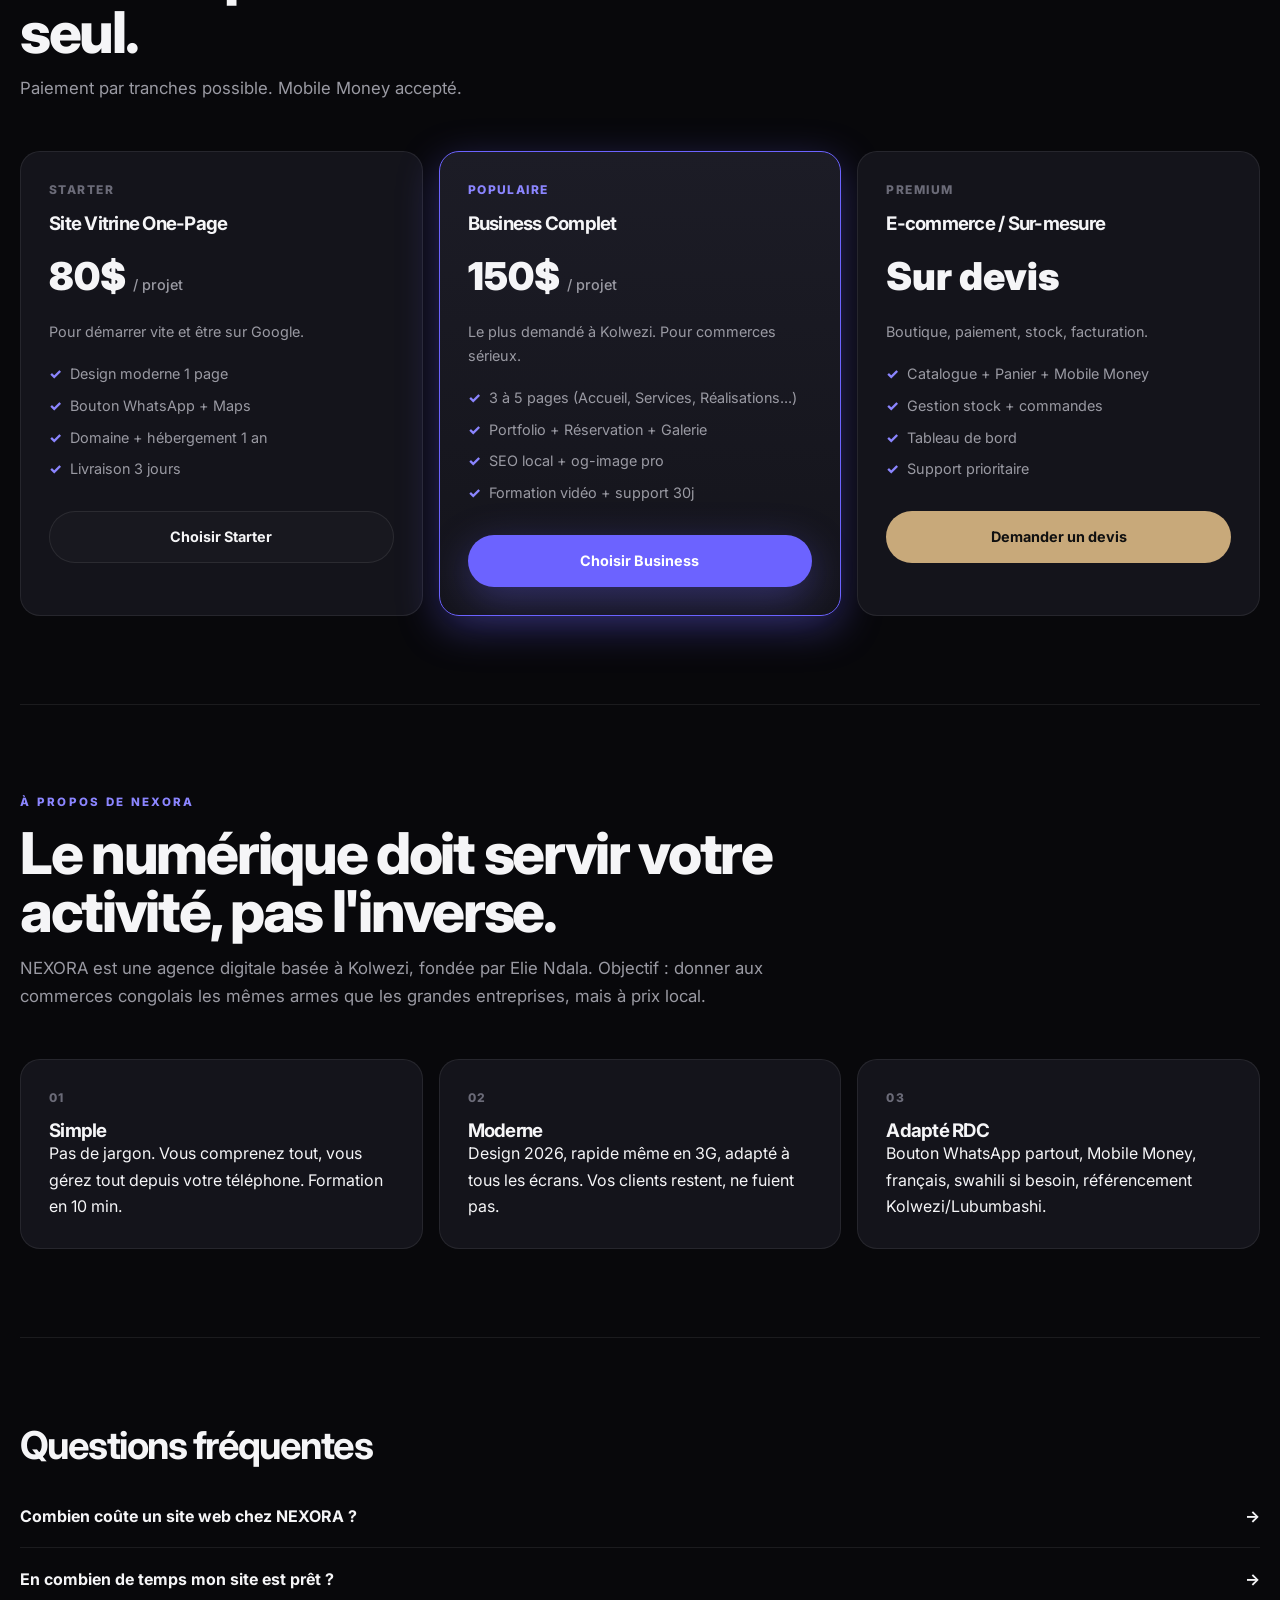
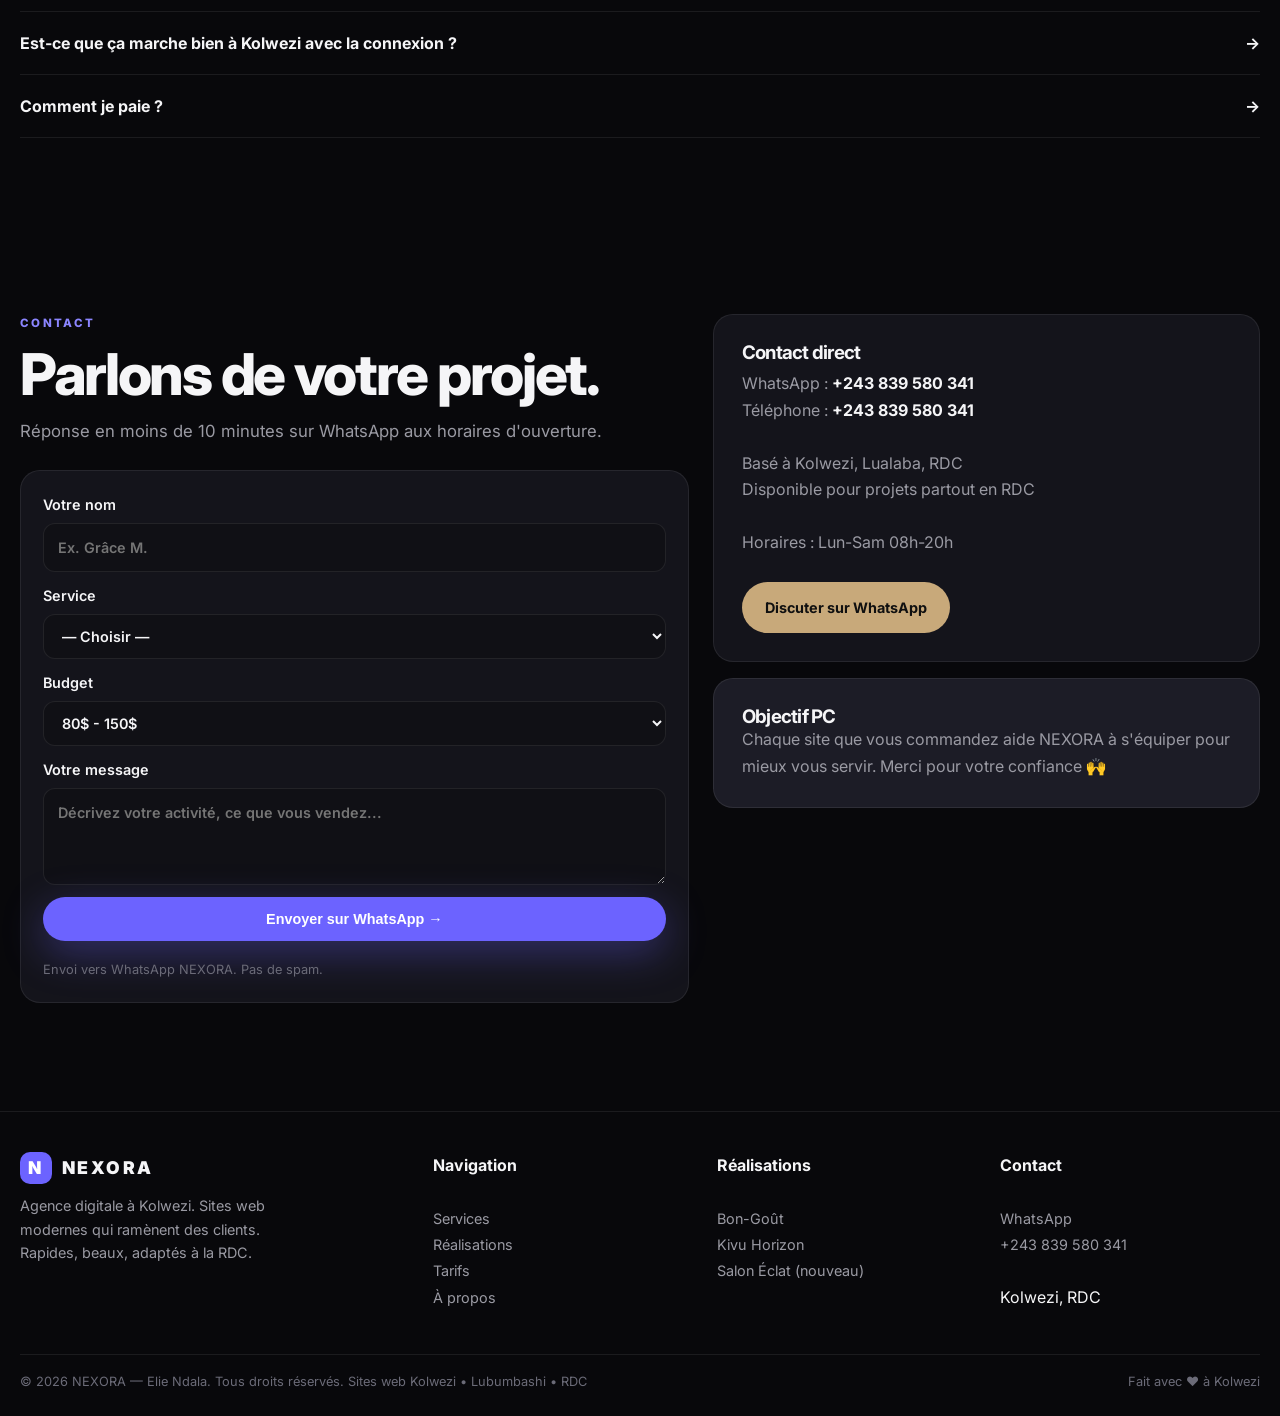
<file: index_2.html>
<!DOCTYPE html>
<html lang="fr">
<head>
<meta charset="UTF-8">
<meta name="viewport" content="width=device-width, initial-scale=1">
<title>NEXORA — Agence Web à Kolwezi | Création de Sites Web Professionnels en RDC</title>
<meta name="description" content="NEXORA — Agence digitale à Kolwezi. Nous créons des sites web modernes, rapides et qui ramènent des clients. Pour commerces, entreprises et entrepreneurs en RDC. Devis sur WhatsApp en 10 min.">
<meta name="keywords" content="création site web Kolwezi, agence web Lubumbashi, site web RDC, NEXORA, création site vitrine, site e-commerce RDC, digital solutions">
<meta name="robots" content="index, follow, max-image-preview:large, max-snippet:-1, max-video-preview:-1">
<meta name="theme-color" content="#08080B">
<meta name="author" content="NEXORA — Elie Ndala">
<link rel="canonical" href="https://nexora.digital/">
<link rel="icon" href="favicon.ico" sizes="any">
<link rel="icon" type="image/png" sizes="192x192" href="assets/nexora-icon-192.png">
<link rel="apple-touch-icon" href="assets/nexora-apple-touch-icon.png">
<link rel="manifest" href="site.webmanifest">
<meta property="og:title" content="NEXORA — Sites Web qui ramènent des clients | Kolwezi, RDC">
<meta property="og:description" content="Agence digitale à Kolwezi. Sites modernes, rapides, adaptés aux téléphones. Devis WhatsApp en 10 min.">
<meta property="og:type" content="website">
<meta property="og:url" content="https://nexora.digital/">
<meta property="og:image" content="https://nexora.digital/og-image.jpg">
<meta property="og:image:width" content="1200"><meta property="og:image:height" content="630">
<meta property="og:locale" content="fr_CD">
<meta name="twitter:card" content="summary_large_image">
<meta name="twitter:title" content="NEXORA — Agence Web Kolwezi">
<meta name="twitter:description" content="Création de sites web professionnels en RDC.">
<meta name="twitter:image" content="https://nexora.digital/og-image.jpg">
<link rel="preconnect" href="https://fonts.googleapis.com"><link rel="preconnect" href="https://fonts.gstatic.com" crossorigin>
<link href="https://fonts.googleapis.com/css2?family=Inter:wght@400;500;700;800;900&display=swap" rel="stylesheet">
<link rel="stylesheet" href="css/style.css">
<script type="application/ld+json">
{
  "@context":"https://schema.org",
  "@type":"Organization",
  "name":"NEXORA",
  "url":"https://nexora.digital",
  "logo":"https://nexora.digital/favicon.png",
  "description":"Agence digitale à Kolwezi spécialisée en création de sites web professionnels pour commerces et entreprises en RDC",
  "address":{"@type":"PostalAddress","addressLocality":"Kolwezi","addressRegion":"Lualaba","addressCountry":"CD"},
  "contactPoint":{"@type":"ContactPoint","telephone":"+243839580341","contactType":"customer service","availableLanguage":["fr","sw"]},
  "sameAs":["https://wa.me/243839580341","https://www.instagram.com/elie60455"]
}
</script>
<script type="application/ld+json">
{
  "@context":"https://schema.org",
  "@type":"ProfessionalService",
  "name":"NEXORA Digital Solutions",
  "serviceType":["Création de sites web","Présence digitale","Solutions numériques"],
  "areaServed":{"@type":"Country","name":"RDC"},
  "provider":{"@type":"Organization","name":"NEXORA"}
}
</script>
<script type="application/ld+json">
{
  "@context":"https://schema.org",
  "@type":"FAQPage",
  "mainEntity":[
    {"@type":"Question","name":"Combien coûte un site web chez NEXORA ?","acceptedAnswer":{"@type":"Answer","text":"À partir de 80$ pour un site vitrine d'une page, 150$ pour un site complet 3-5 pages, et sur devis pour e-commerce. Tout est inclus : design, domaine, hébergement 1 an, WhatsApp intégré."}},
    {"@type":"Question","name":"En combien de temps mon site est prêt ?","acceptedAnswer":{"@type":"Answer","text":"3 à 7 jours pour un site vitrine, 7 à 14 jours pour un projet plus complet. Nous travaillons directement sur WhatsApp pour aller vite."}},
    {"@type":"Question","name":"Est-ce que vous faites des sites qui marchent à Kolwezi ?","acceptedAnswer":{"@type":"Answer","text":"Oui. Tous nos sites sont optimisés pour mobile, rapides même avec 3G, avec bouton WhatsApp et référencement local Kolwezi, Lubumbashi, RDC."}}
  ]
}
</script>
</head>
<body>
<header class="header">
<nav class="navbar">
<a href="#accueil" class="logo"><i>N</i> NEXORA</a>
<button class="menu-btn" id="menuButton" aria-label="Menu" aria-expanded="false" aria-controls="navLinks">☰</button>
<div class="nav-links" id="navLinks">
<a href="#accueil">Accueil</a>
<a href="#services">Services</a>
<a href="#realisations">Réalisations</a>
<a href="#tarifs">Tarifs</a>
<a href="#apropos">À propos</a>
<a href="#contact" class="btn btn-p" style="padding:10px 18px">Devis WhatsApp</a>
</div>
</nav>
</header>

<main>
<section id="accueil" class="hero">
<div class="hero-inner">
<div>
<div class="kicker">Disponible pour nouveaux projets — Kolwezi • Lubumbashi • RDC</div>
<h1>Sites web qui <span>ramènent des clients,</span> pas juste beaux.</h1>
<p class="lead">NEXORA conçoit des sites modernes, ultra-rapides et pensés pour vendre. Pour commerces, salons, restaurants, hôtels et entrepreneurs ambitieux en RDC.</p>
<div class="hero-acts">
<a href="#contact" class="btn btn-p">Démarrer mon site →</a>
<a href="#realisations" class="btn btn-g">Voir nos réalisations</a>
</div>
<div class="hero-stats">
<div><b>14+</b><span>projets livrés</span></div>
<div><b>48h</b><span>première maquette</span></div>
<div><b>4.9/5</b><span>satisfaction</span></div>
</div>
</div>
<div class="hero-media">
<img src="images/nexora-hero.jpg" alt="NEXORA agence web Kolwezi" loading="eager" onerror="this.src='images/apercu.jpg'">
<div class="badge">⚡ Réponse WhatsApp &lt; 10 min • Devis gratuit</div>
</div>
</div>
</section>

<section id="services" class="section">
<div class="head">
<div class="eyebrow">Nos services</div>
<h2>Une présence numérique qui travaille pour vous, même quand vous dormez.</h2>
<p>Pas de jargon. Du concret qui ramène des appels, des réservations et des ventes.</p>
</div>
<div class="g3">
<article class="card"><span class="num">01 — SITE VITRINE</span><h3>Création de sites web</h3><p>Sites modernes, rapides, adaptés aux téléphones. Avec bouton WhatsApp, carte Google Maps, galerie, et tout ce qu'il faut pour convaincre.</p><br><a href="#tarifs" class="proj-link">À partir de 80$ →</a></article>
<article class="card"><span class="num">02 — VISIBILITÉ</span><h3>Présence digitale & SEO</h3><p>Votre activité sur Google, avec fiche optimisée, mots-clés locaux Kolwezi / Lubumbashi, et images qui s'affichent bien sur WhatsApp.</p><br><span style="font-size:.85rem;color:var(--m2)">Google • WhatsApp • Facebook</span></article>
<article class="card"><span class="num">03 — BUSINESS</span><h3>Solutions numériques</h3><p>Réservation en ligne, catalogue produits, prise de rendez-vous, paiement Mobile Money. On développe l'outil dont vous avez besoin.</p><br><span style="font-size:.85rem;color:var(--m2)">Réservation • E-commerce • Catalogue</span></article>
</div>
</section>

<section id="realisations" class="section" style="border-top:1px solid var(--line)">
<div class="head">
<div class="eyebrow">Portfolio — Preuve, pas promesse</div>
<h2>Des projets qui parlent pour nous.</h2>
<p>Tous nos sites sont livrés avec domaine, hébergement, et formation WhatsApp.</p>
</div>
<div class="g3">
<article class="card proj">
<div class="proj-img"><span class="tag">NOUVEAU • 2026</span><img src="images/salon-eclat.jpg" alt="Salon Éclat Kolwezi" loading="lazy" onerror="this.src='images/apercu.jpg'"></div>
<div class="proj-body"><p class="cat">BEAUTÉ • LUXE</p><h3>Salon Éclat — Kolwezi</h3><p style="color:var(--m);font-size:.9rem;margin-top:6px">Refonte luxe noir/crème/doré. Réservation instantanée WhatsApp, tarifs clairs, ambiance haut de gamme. 3x plus de RDV.</p><a href="https://salon-eclat.eliendala50.workers.dev/ " class="proj-link" target="_blank" rel="noopener">Voir le site →</a></div>
</article>
<article class="card proj">
<div class="proj-img"><span class="tag">RESTAURATION</span><img src="images/bon-gout.jpg" alt="Bon Goût" loading="lazy" onerror="this.src='images/apercu.jpg'"></div>
<div class="proj-body"><p class="cat">PROJET WEB</p><h3>Bon-Goût</h3><p style="color:var(--m);font-size:.9rem;margin-top:6px">Site vitrine restaurant moderne avec menu, galerie, horaires et commande WhatsApp directe.</p><a href="https://restaurant-bon-gout.eliendala50.workers.dev/" class="proj-link" target="_blank" rel="noopener">Voir le projet →</a></div>
</article>
<article class="card proj">
<div class="proj-img"><span class="tag">HÔTELLERIE</span><img src="images/kivu-horizon.jpg" alt="Kivu Horizon Hotel" loading="lazy" onerror="this.src='images/apercu.jpg'"></div>
<div class="proj-body"><p class="cat">CONCEPT WEB</p><h3>Kivu Horizon Hotel</h3><p style="color:var(--m);font-size:.9rem;margin-top:6px">Site hôtelier haut de gamme, expérience immersive lac Kivu, réservation, galerie, multilingue.</p><a href="https://kivu-horizon-hotel.eliendala50.workers.dev/" class="proj-link" target="_blank" rel="noopener">Voir le projet →</a></div>
</article>
</div>
</section>

<section class="section">
<div class="head"><div class="eyebrow">Comment ça marche</div><h2>De l'idée au site en ligne, en 3 étapes simples.</h2></div>
<div class="steps">
<div class="step"><b>01</b><h3>On discute sur WhatsApp</h3><p style="color:var(--m)">Vous envoyez votre activité, logo, photos. On vous propose une maquette en 48h.</p></div>
<div class="step"><b>02</b><h3>On construit</h3><p style="color:var(--m)">Design, textes, réservation, SEO local. Vous validez chaque étape sur WhatsApp.</p></div>
<div class="step"><b>03</b><h3>Vous encaissez</h3><p style="color:var(--m)">Site en ligne avec domaine .com, hébergement, formation vidéo 10 min. Vous recevez des clients.</p></div>
</div>
</section>

<section id="tarifs" class="section" style="border-top:1px solid var(--line)">
<div class="head"><div class="eyebrow">Tarifs clairs, sans surprise</div><h2>Un site qui se rentabilise tout seul.</h2><p>Paiement par tranches possible. Mobile Money accepté.</p></div>
<div class="pricing">
<div class="card price-card"><span class="num">STARTER</span><h3>Site Vitrine One-Page</h3><div class="price">80$ <small>/ projet</small></div><p style="color:var(--m);font-size:.9rem">Pour démarrer vite et être sur Google.</p><ul><li>Design moderne 1 page</li><li>Bouton WhatsApp + Maps</li><li>Domaine + hébergement 1 an</li><li>Livraison 3 jours</li></ul><a href="#contact" class="btn btn-g" style="width:100%;margin-top:12px">Choisir Starter</a></div>
<div class="card price-card feat"><span class="num" style="color:var(--a2)">POPULAIRE</span><h3>Business Complet</h3><div class="price">150$ <small>/ projet</small></div><p style="color:var(--m);font-size:.9rem">Le plus demandé à Kolwezi. Pour commerces sérieux.</p><ul><li>3 à 5 pages (Accueil, Services, Réalisations...)</li><li>Portfolio + Réservation + Galerie</li><li>SEO local + og-image pro</li><li>Formation vidéo + support 30j</li></ul><a href="#contact" class="btn btn-p" style="width:100%;margin-top:12px">Choisir Business</a></div>
<div class="card price-card"><span class="num">PREMIUM</span><h3>E-commerce / Sur-mesure</h3><div class="price">Sur devis</div><p style="color:var(--m);font-size:.9rem">Boutique, paiement, stock, facturation.</p><ul><li>Catalogue + Panier + Mobile Money</li><li>Gestion stock + commandes</li><li>Tableau de bord</li><li>Support prioritaire</li></ul><a href="#contact" class="btn btn-gold" style="width:100%;margin-top:12px">Demander un devis</a></div>
</div>
</section>

<section id="apropos" class="section" style="border-top:1px solid var(--line)">
<div class="head"><div class="eyebrow">À propos de NEXORA</div><h2>Le numérique doit servir votre activité, pas l'inverse.</h2><p>NEXORA est une agence digitale basée à Kolwezi, fondée par Elie Ndala. Objectif : donner aux commerces congolais les mêmes armes que les grandes entreprises, mais à prix local.</p></div>
<div class="g3">
<div class="card"><span class="num">01</span><h3>Simple</h3><p>Pas de jargon. Vous comprenez tout, vous gérez tout depuis votre téléphone. Formation en 10 min.</p></div>
<div class="card"><span class="num">02</span><h3>Moderne</h3><p>Design 2026, rapide même en 3G, adapté à tous les écrans. Vos clients restent, ne fuient pas.</p></div>
<div class="card"><span class="num">03</span><h3>Adapté RDC</h3><p>Bouton WhatsApp partout, Mobile Money, français, swahili si besoin, référencement Kolwezi/Lubumbashi.</p></div>
</div>
</section>

<section class="section faq">
<h2 style="font-size:clamp(1.6rem,4vw,2.4rem);margin-bottom:20px">Questions fréquentes</h2>
<details class="faq-item"><summary>Combien coûte un site web chez NEXORA ? <span>→</span></summary><p>À partir de 80$ pour un site vitrine d'une page. 150$ pour un site complet 3-5 pages avec portfolio, réservation, SEO. E-commerce sur devis. Domaine et hébergement 1 an inclus.</p></details>
<details class="faq-item"><summary>En combien de temps mon site est prêt ? <span>→</span></summary><p>3 jours pour Starter, 5-7 jours pour Business. On travaille sur WhatsApp pour aller vite. Maquette en 48h.</p></details>
<details class="faq-item"><summary>Est-ce que ça marche bien à Kolwezi avec la connexion ? <span>→</span></summary><p>Oui, c'est notre spécialité. Sites ultra-légers (< 1Mo), images optimisées, pas de lourdeurs. Ça charge vite même en 3G/4G.</p></details>
<details class="faq-item"><summary>Comment je paie ? <span>→</span></summary><p>50% au début, 50% à la livraison. Mobile Money (Airtel, Orange, M-Pesa), ou virement. Facture fournie.</p></details>
</section>

<section id="contact" class="section">
<div class="contact-grid">
<div>
<div class="head" style="margin-bottom:24px"><div class="eyebrow">Contact</div><h2>Parlons de votre projet.</h2><p>Réponse en moins de 10 minutes sur WhatsApp aux horaires d'ouverture.</p></div>
<form id="contactForm">
<label>Votre nom<input name="nom" required placeholder="Ex. Grâce M."></label>
<label>Service<select name="service" required><option value="">— Choisir —</option><option>Site Vitrine Starter 80$</option><option>Site Business 150$</option><option>E-commerce / Sur-mesure</option><option>Refonte de site existant</option></select></label>
<label>Budget<select name="budget"><option>80$ - 150$</option><option>150$ - 300$</option><option>300$ +</option><option>À discuter</option></select></label>
<label>Votre message<textarea name="message" rows="3" placeholder="Décrivez votre activité, ce que vous vendez..."></textarea></label>
<button class="btn btn-p" type="submit">Envoyer sur WhatsApp →</button>
<p style="font-size:.8rem;color:var(--m2);margin-top:6px">Envoi vers WhatsApp NEXORA. Pas de spam.</p>
</form>
</div>
<div>
<div class="card"><h3>Contact direct</h3><p style="color:var(--m);margin-top:8px">WhatsApp : <a href="https://wa.me/243839580341" style="color:var(--t);font-weight:700">+243 839 580 341</a><br>Téléphone : <a href="tel:+243839580341" style="color:var(--t);font-weight:700">+243 839 580 341</a><br><br>Basé à Kolwezi, Lualaba, RDC<br>Disponible pour projets partout en RDC<br><br>Horaires : Lun-Sam 08h-20h</p><br><a href="https://wa.me/243839580341?text=Bonjour%20NEXORA%2C%20je%20veux%20un%20site%20pour%20mon%20commerce" class="btn btn-gold" target="_blank" rel="noopener">Discuter sur WhatsApp</a></div>
<div class="card" style="margin-top:16px;background:var(--s2)"><h3>Objectif PC</h3><p style="color:var(--m)">Chaque site que vous commandez aide NEXORA à s'équiper pour mieux vous servir. Merci pour votre confiance 🙌</p></div>
</div>
</div>
</section>
</main>

<footer class="footer">
<div class="footer-inner">
<div><div class="logo" style="margin-bottom:10px"><i>N</i> NEXORA</div><p style="color:var(--m);font-size:.9rem;max-width:32ch">Agence digitale à Kolwezi. Sites web modernes qui ramènent des clients. Rapides, beaux, adaptés à la RDC.</p></div>
<div><strong>Navigation</strong><br><br><a href="#services">Services</a><br><a href="#realisations">Réalisations</a><br><a href="#tarifs">Tarifs</a><br><a href="#apropos">À propos</a></div>
<div><strong>Réalisations</strong><br><br><a href="https://restaurant-bon-gout.eliendala50.workers.dev/" target="_blank">Bon-Goût</a><br><a href="https://kivu-horizon-hotel.eliendala50.workers.dev/" target="_blank">Kivu Horizon</a><br><a href="https://salon-eclat.eliendala50.workers.dev/">Salon Éclat (nouveau)</a></div>
<div><strong>Contact</strong><br><br><a href="https://wa.me/243839580341" target="_blank">WhatsApp</a><br><a href="tel:+243839580341">+243 839 580 341</a><br><br>Kolwezi, RDC</div>
<div class="copy"><span>© 2026 NEXORA — Elie Ndala. Tous droits réservés. Sites web Kolwezi • Lubumbashi • RDC</span><span>Fait avec ❤️ à Kolwezi</span></div>
</div>
</footer>

<script src="js/app.js" defer></script>
</body>
</html>
</file>
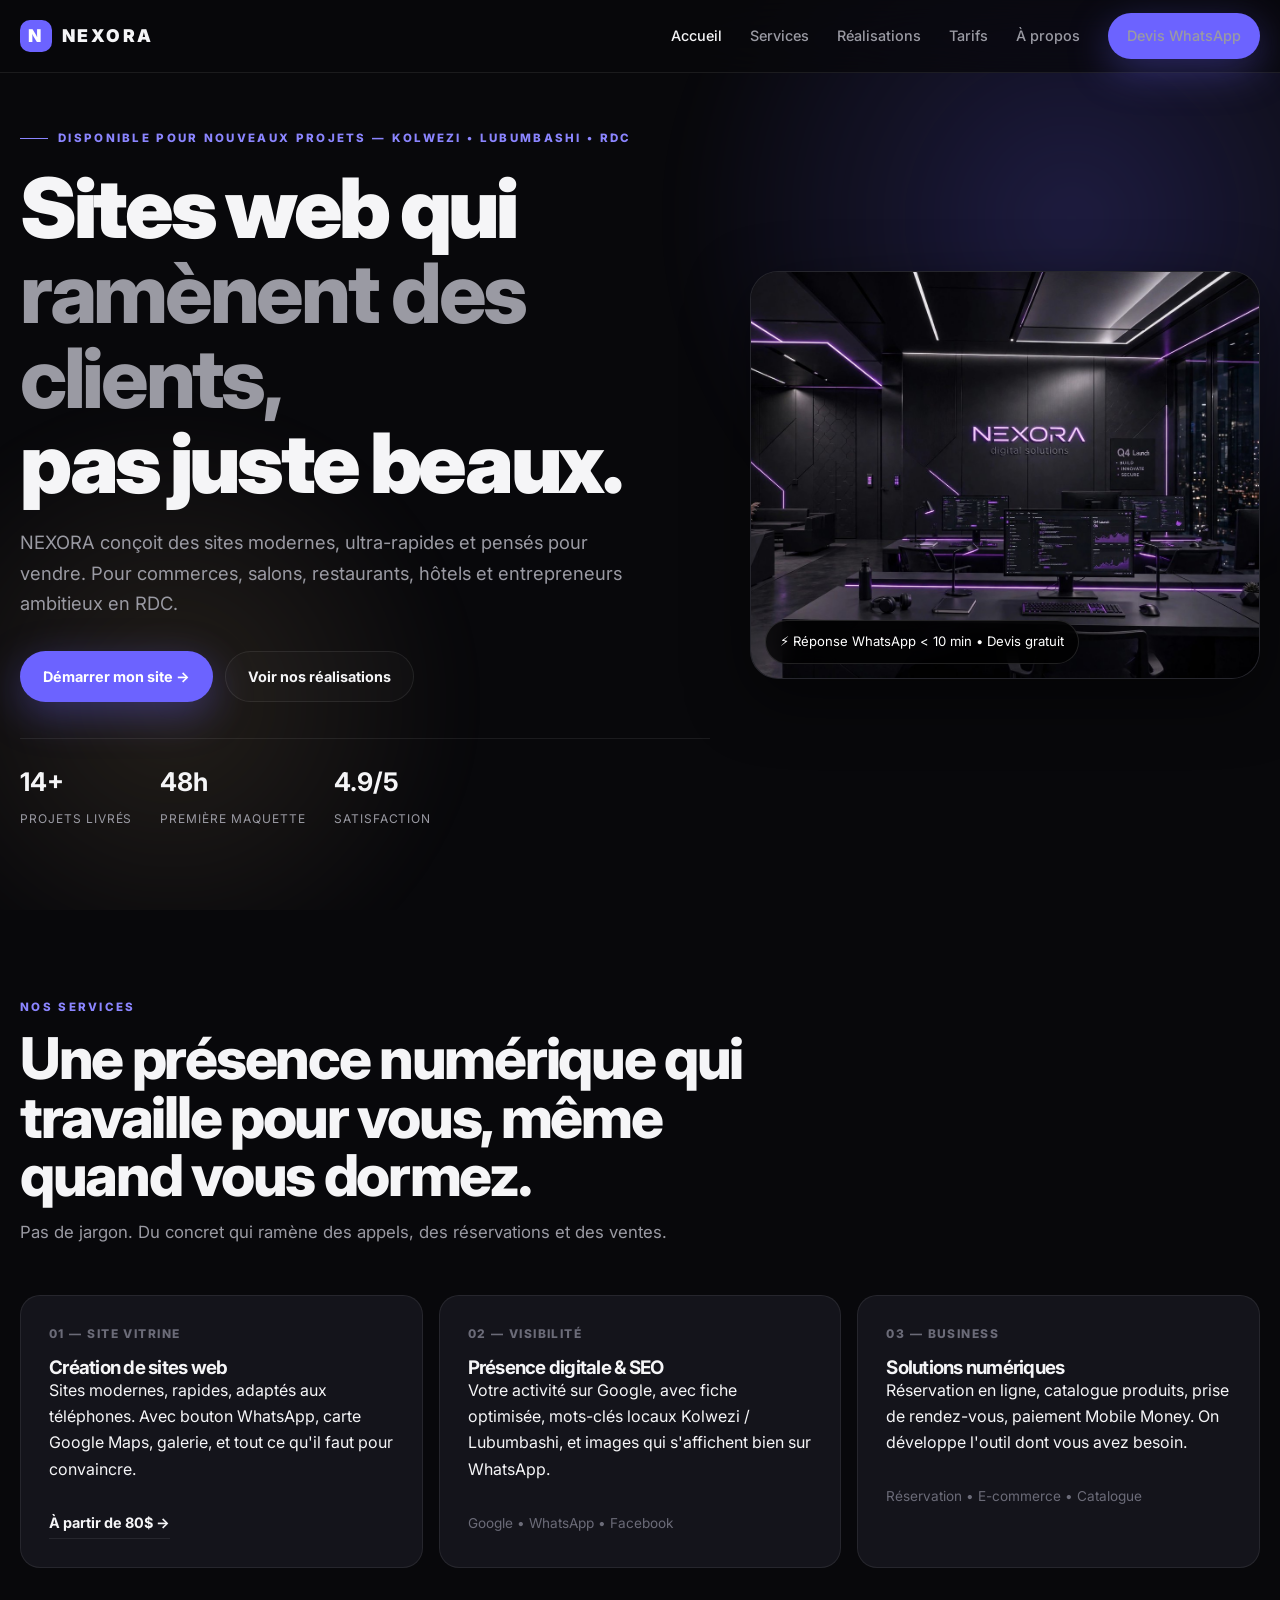
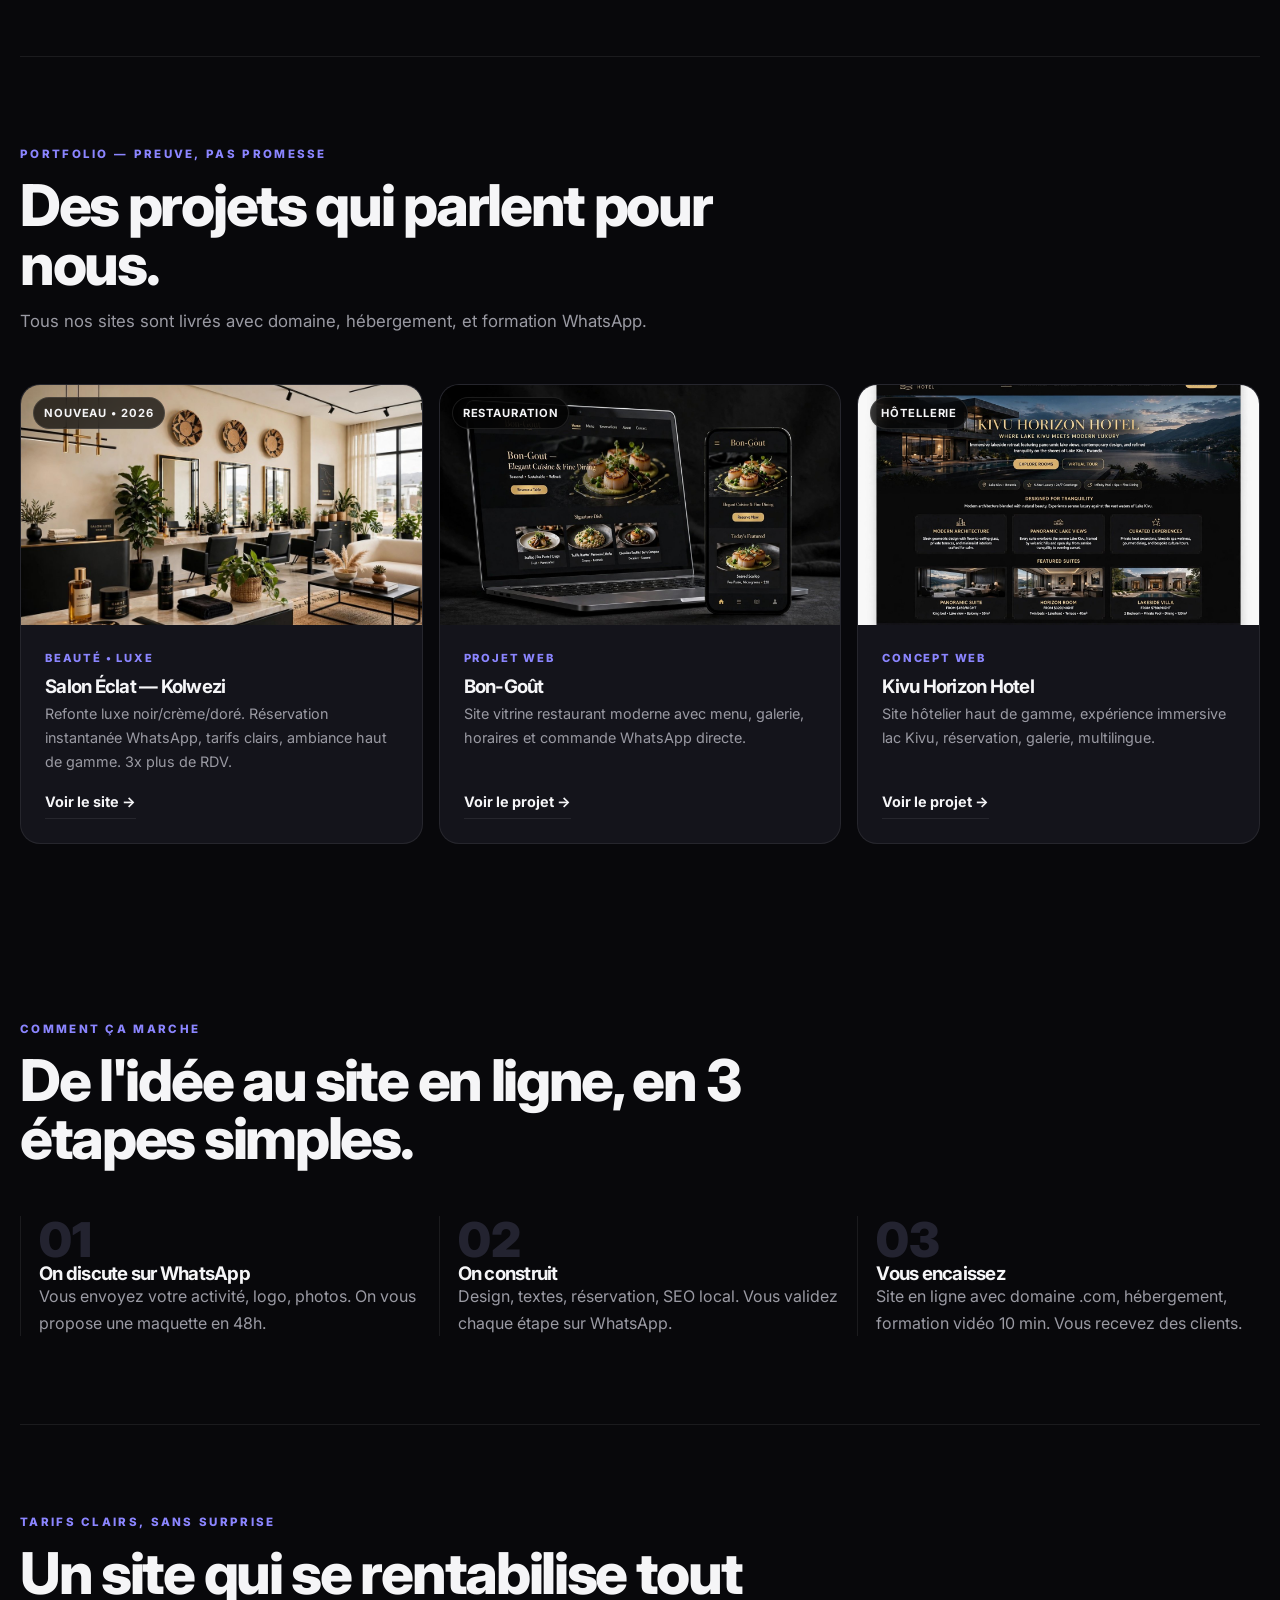
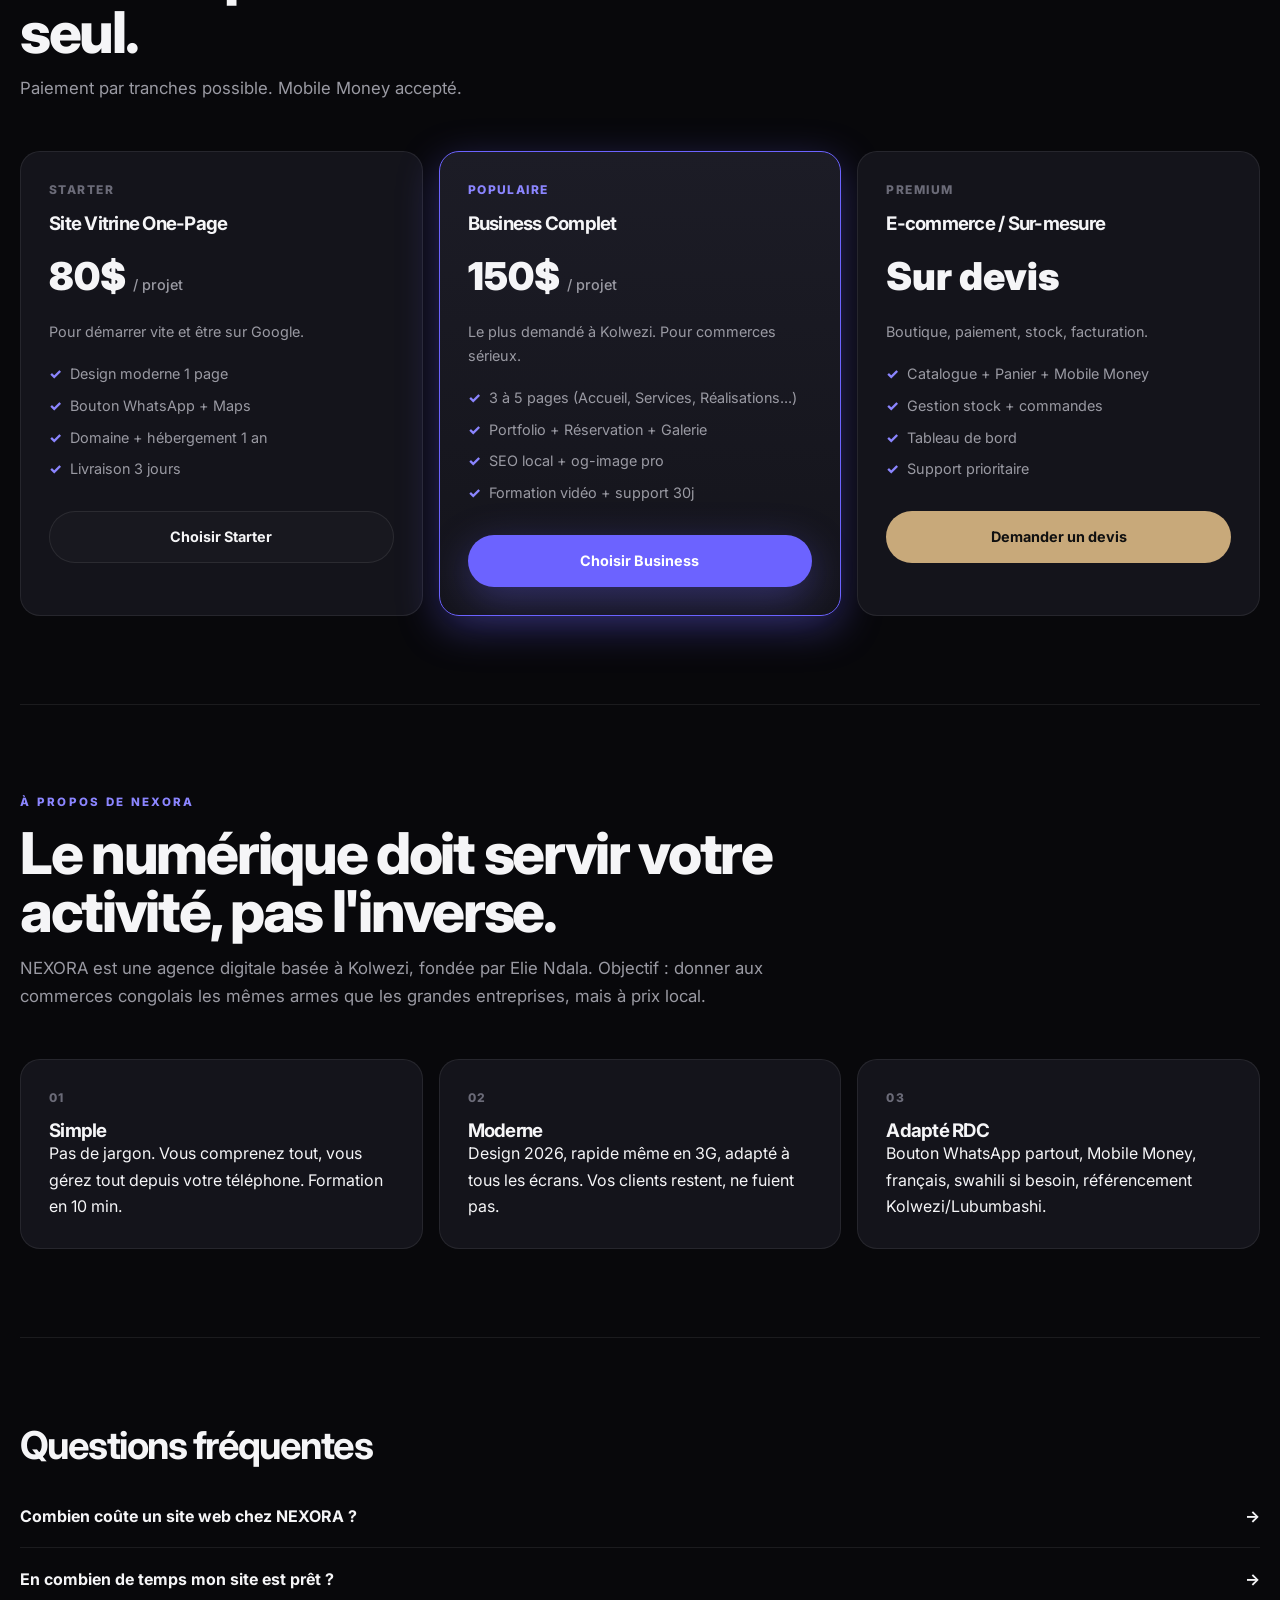
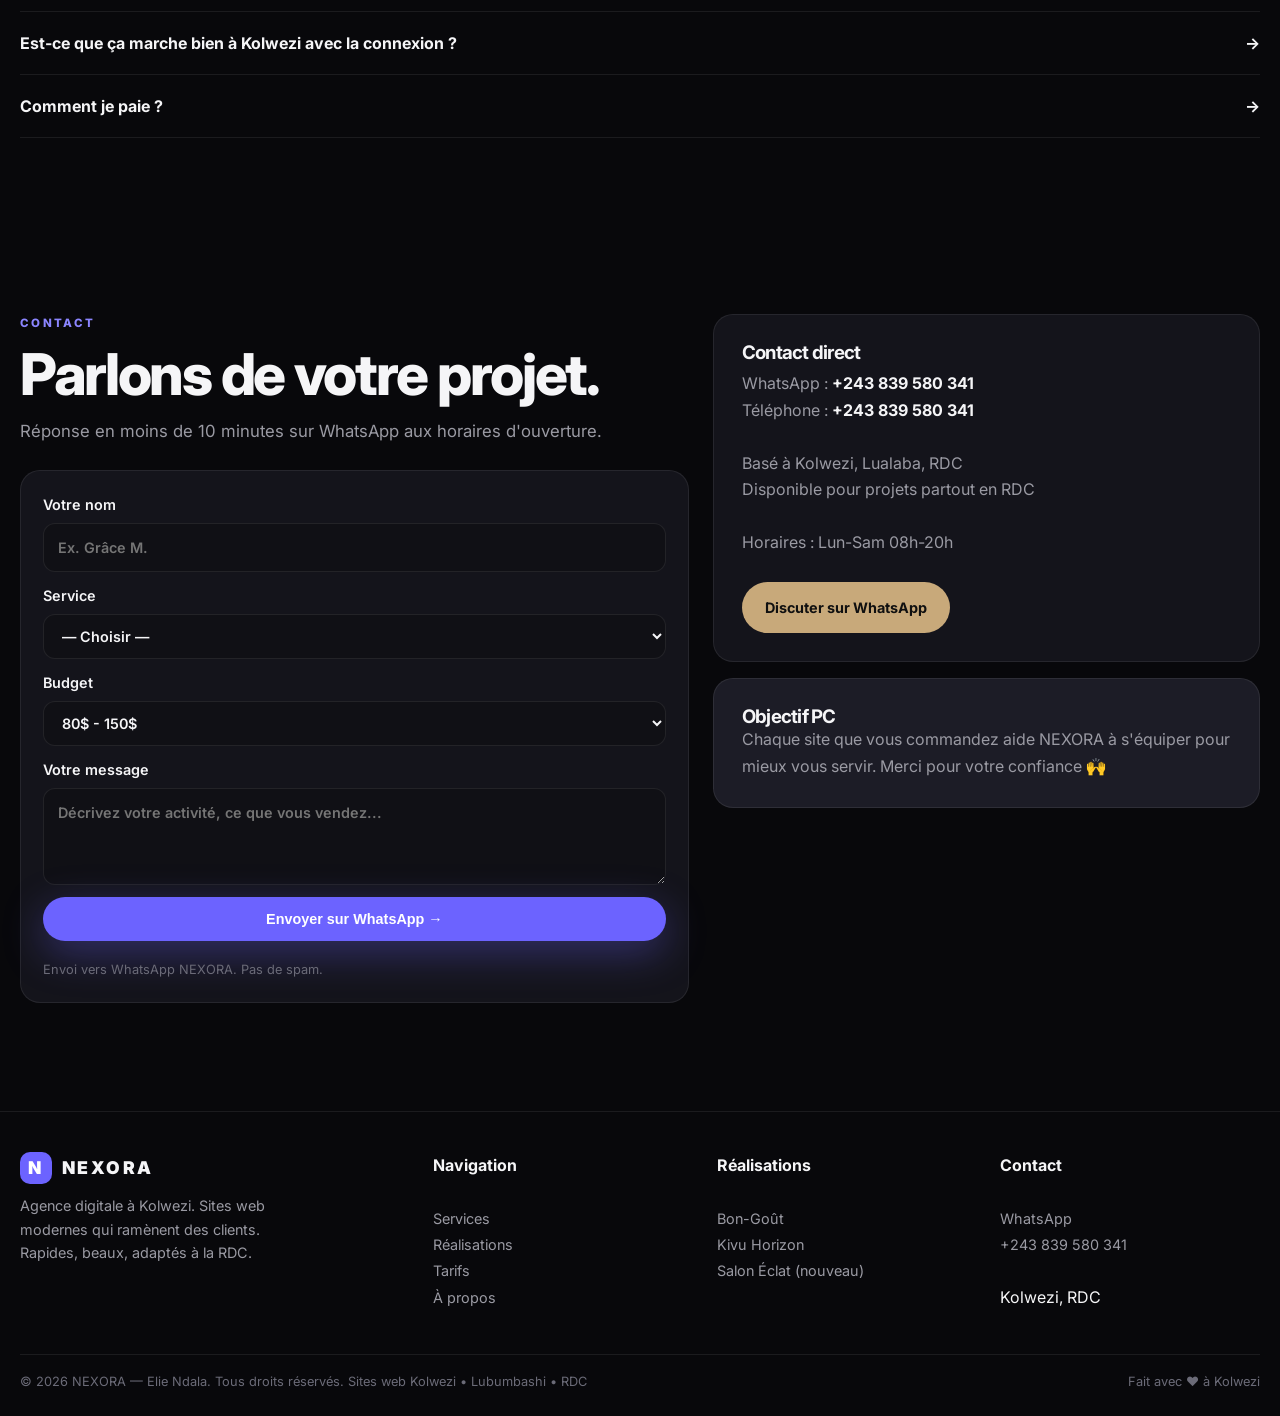
<file: index_2_1.html>
<!DOCTYPE html>
<html lang="fr">
<head>
<meta charset="UTF-8">
<meta name="viewport" content="width=device-width, initial-scale=1">
<title>NEXORA — Agence Web à Kolwezi | Création de Sites Web Professionnels en RDC</title>
<meta name="description" content="NEXORA — Agence digitale à Kolwezi. Nous créons des sites web modernes, rapides et qui ramènent des clients. Pour commerces, entreprises et entrepreneurs en RDC. Devis sur WhatsApp en 10 min.">
<meta name="keywords" content="création site web Kolwezi, agence web Lubumbashi, site web RDC, NEXORA, création site vitrine, site e-commerce RDC, digital solutions">
<meta name="robots" content="index, follow, max-image-preview:large, max-snippet:-1, max-video-preview:-1">
<meta name="theme-color" content="#08080B">
<meta name="author" content="NEXORA — Elie Ndala">
<link rel="canonical" href="https://nexora.digital/">
<link rel="icon" href="favicon.ico" sizes="any">
<link rel="icon" type="image/png" sizes="192x192" href="assets/nexora-icon-192.png">
<link rel="apple-touch-icon" href="assets/nexora-apple-touch-icon.png">
<link rel="manifest" href="site.webmanifest">
<meta property="og:title" content="NEXORA — Sites Web qui ramènent des clients | Kolwezi, RDC">
<meta property="og:description" content="Agence digitale à Kolwezi. Sites modernes, rapides, adaptés aux téléphones. Devis WhatsApp en 10 min.">
<meta property="og:type" content="website">
<meta property="og:url" content="https://nexora.digital/">
<meta property="og:image" content="https://nexora.digital/og-image.jpg">
<meta property="og:image:width" content="1200"><meta property="og:image:height" content="630">
<meta property="og:locale" content="fr_CD">
<meta name="twitter:card" content="summary_large_image">
<meta name="twitter:title" content="NEXORA — Agence Web Kolwezi">
<meta name="twitter:description" content="Création de sites web professionnels en RDC.">
<meta name="twitter:image" content="https://nexora.digital/og-image.jpg">
<link rel="preconnect" href="https://fonts.googleapis.com"><link rel="preconnect" href="https://fonts.gstatic.com" crossorigin>
<link href="https://fonts.googleapis.com/css2?family=Inter:wght@400;500;700;800;900&display=swap" rel="stylesheet">
<link rel="stylesheet" href="css/style.css">
<script type="application/ld+json">
{
  "@context":"https://schema.org",
  "@type":"Organization",
  "name":"NEXORA",
  "url":"https://nexora.digital",
  "logo":"https://nexora.digital/favicon.png",
  "description":"Agence digitale à Kolwezi spécialisée en création de sites web professionnels pour commerces et entreprises en RDC",
  "address":{"@type":"PostalAddress","addressLocality":"Kolwezi","addressRegion":"Lualaba","addressCountry":"CD"},
  "contactPoint":{"@type":"ContactPoint","telephone":"+243839580341","contactType":"customer service","availableLanguage":["fr","sw"]},
  "sameAs":["https://wa.me/243839580341","https://www.instagram.com/elie60455"]
}
</script>
<script type="application/ld+json">
{
  "@context":"https://schema.org",
  "@type":"ProfessionalService",
  "name":"NEXORA Digital Solutions",
  "serviceType":["Création de sites web","Présence digitale","Solutions numériques"],
  "areaServed":{"@type":"Country","name":"RDC"},
  "provider":{"@type":"Organization","name":"NEXORA"}
}
</script>
<script type="application/ld+json">
{
  "@context":"https://schema.org",
  "@type":"FAQPage",
  "mainEntity":[
    {"@type":"Question","name":"Combien coûte un site web chez NEXORA ?","acceptedAnswer":{"@type":"Answer","text":"À partir de 80$ pour un site vitrine d'une page, 150$ pour un site complet 3-5 pages, et sur devis pour e-commerce. Tout est inclus : design, domaine, hébergement 1 an, WhatsApp intégré."}},
    {"@type":"Question","name":"En combien de temps mon site est prêt ?","acceptedAnswer":{"@type":"Answer","text":"3 à 7 jours pour un site vitrine, 7 à 14 jours pour un projet plus complet. Nous travaillons directement sur WhatsApp pour aller vite."}},
    {"@type":"Question","name":"Est-ce que vous faites des sites qui marchent à Kolwezi ?","acceptedAnswer":{"@type":"Answer","text":"Oui. Tous nos sites sont optimisés pour mobile, rapides même avec 3G, avec bouton WhatsApp et référencement local Kolwezi, Lubumbashi, RDC."}}
  ]
}
</script>
</head>
<body>
<header class="header">
<nav class="navbar">
<a href="#accueil" class="logo"><i>N</i> NEXORA</a>
<button class="menu-btn" id="menuButton" aria-label="Menu" aria-expanded="false" aria-controls="navLinks">☰</button>
<div class="nav-links" id="navLinks">
<a href="#accueil">Accueil</a>
<a href="#services">Services</a>
<a href="#realisations">Réalisations</a>
<a href="#tarifs">Tarifs</a>
<a href="#apropos">À propos</a>
<a href="#contact" class="btn btn-p" style="padding:10px 18px">Devis WhatsApp</a>
</div>
</nav>
</header>

<main>
<section id="accueil" class="hero">
<div class="hero-inner">
<div>
<div class="kicker">Disponible pour nouveaux projets — Kolwezi • Lubumbashi • RDC</div>
<h1>Sites web qui <span>ramènent des clients,</span> pas juste beaux.</h1>
<p class="lead">NEXORA conçoit des sites modernes, ultra-rapides et pensés pour vendre. Pour commerces, salons, restaurants, hôtels et entrepreneurs ambitieux en RDC.</p>
<div class="hero-acts">
<a href="#contact" class="btn btn-p">Démarrer mon site →</a>
<a href="#realisations" class="btn btn-g">Voir nos réalisations</a>
</div>
<div class="hero-stats">
<div><b>14+</b><span>projets livrés</span></div>
<div><b>48h</b><span>première maquette</span></div>
<div><b>4.9/5</b><span>satisfaction</span></div>
</div>
</div>
<div class="hero-media">
<img src="images/nexora-hero.jpg" alt="NEXORA agence web Kolwezi" loading="eager" onerror="this.src='images/apercu.jpg'">
<div class="badge">⚡ Réponse WhatsApp &lt; 10 min • Devis gratuit</div>
</div>
</div>
</section>

<section id="services" class="section">
<div class="head">
<div class="eyebrow">Nos services</div>
<h2>Une présence numérique qui travaille pour vous, même quand vous dormez.</h2>
<p>Pas de jargon. Du concret qui ramène des appels, des réservations et des ventes.</p>
</div>
<div class="g3">
<article class="card"><span class="num">01 — SITE VITRINE</span><h3>Création de sites web</h3><p>Sites modernes, rapides, adaptés aux téléphones. Avec bouton WhatsApp, carte Google Maps, galerie, et tout ce qu'il faut pour convaincre.</p><br><a href="#tarifs" class="proj-link">À partir de 80$ →</a></article>
<article class="card"><span class="num">02 — VISIBILITÉ</span><h3>Présence digitale & SEO</h3><p>Votre activité sur Google, avec fiche optimisée, mots-clés locaux Kolwezi / Lubumbashi, et images qui s'affichent bien sur WhatsApp.</p><br><span style="font-size:.85rem;color:var(--m2)">Google • WhatsApp • Facebook</span></article>
<article class="card"><span class="num">03 — BUSINESS</span><h3>Solutions numériques</h3><p>Réservation en ligne, catalogue produits, prise de rendez-vous, paiement Mobile Money. On développe l'outil dont vous avez besoin.</p><br><span style="font-size:.85rem;color:var(--m2)">Réservation • E-commerce • Catalogue</span></article>
</div>
</section>

<section id="realisations" class="section" style="border-top:1px solid var(--line)">
<div class="head">
<div class="eyebrow">Portfolio — Preuve, pas promesse</div>
<h2>Des projets qui parlent pour nous.</h2>
<p>Tous nos sites sont livrés avec domaine, hébergement, et formation WhatsApp.</p>
</div>
<div class="g3">
<article class="card proj">
<div class="proj-img"><span class="tag">NOUVEAU • 2026</span><img src="images/salon-eclat.jpg" alt="Salon Éclat Kolwezi" loading="lazy" onerror="this.src='images/apercu.jpg'"></div>
<div class="proj-body"><p class="cat">BEAUTÉ • LUXE</p><h3>Salon Éclat — Kolwezi</h3><p style="color:var(--m);font-size:.9rem;margin-top:6px">Refonte luxe noir/crème/doré. Réservation instantanée WhatsApp, tarifs clairs, ambiance haut de gamme. 3x plus de RDV.</p><a href=" https://salon-eclat.eliendala50.workers.dev/ " class="proj-link" target="_blank" rel="noopener">Voir le site →</a></div>
</article>
<article class="card proj">
<div class="proj-img"><span class="tag">RESTAURATION</span><img src="images/bon-gout.jpg" alt="Bon Goût" loading="lazy" onerror="this.src='images/apercu.jpg'"></div>
<div class="proj-body"><p class="cat">PROJET WEB</p><h3>Bon-Goût</h3><p style="color:var(--m);font-size:.9rem;margin-top:6px">Site vitrine restaurant moderne avec menu, galerie, horaires et commande WhatsApp directe.</p><a href="https://restaurant-bon-gout.eliendala50.workers.dev/" class="proj-link" target="_blank" rel="noopener">Voir le projet →</a></div>
</article>
<article class="card proj">
<div class="proj-img"><span class="tag">HÔTELLERIE</span><img src="images/kivu-horizon.jpg" alt="Kivu Horizon Hotel" loading="lazy" onerror="this.src='images/apercu.jpg'"></div>
<div class="proj-body"><p class="cat">CONCEPT WEB</p><h3>Kivu Horizon Hotel</h3><p style="color:var(--m);font-size:.9rem;margin-top:6px">Site hôtelier haut de gamme, expérience immersive lac Kivu, réservation, galerie, multilingue.</p><a href="https://kivu-horizon-hotel.eliendala50.workers.dev/" class="proj-link" target="_blank" rel="noopener">Voir le projet →</a></div>
</article>
</div>
</section>

<section class="section">
<div class="head"><div class="eyebrow">Comment ça marche</div><h2>De l'idée au site en ligne, en 3 étapes simples.</h2></div>
<div class="steps">
<div class="step"><b>01</b><h3>On discute sur WhatsApp</h3><p style="color:var(--m)">Vous envoyez votre activité, logo, photos. On vous propose une maquette en 48h.</p></div>
<div class="step"><b>02</b><h3>On construit</h3><p style="color:var(--m)">Design, textes, réservation, SEO local. Vous validez chaque étape sur WhatsApp.</p></div>
<div class="step"><b>03</b><h3>Vous encaissez</h3><p style="color:var(--m)">Site en ligne avec domaine .com, hébergement, formation vidéo 10 min. Vous recevez des clients.</p></div>
</div>
</section>

<section id="tarifs" class="section" style="border-top:1px solid var(--line)">
<div class="head"><div class="eyebrow">Tarifs clairs, sans surprise</div><h2>Un site qui se rentabilise tout seul.</h2><p>Paiement par tranches possible. Mobile Money accepté.</p></div>
<div class="pricing">
<div class="card price-card"><span class="num">STARTER</span><h3>Site Vitrine One-Page</h3><div class="price">80$ <small>/ projet</small></div><p style="color:var(--m);font-size:.9rem">Pour démarrer vite et être sur Google.</p><ul><li>Design moderne 1 page</li><li>Bouton WhatsApp + Maps</li><li>Domaine + hébergement 1 an</li><li>Livraison 3 jours</li></ul><a href="#contact" class="btn btn-g" style="width:100%;margin-top:12px">Choisir Starter</a></div>
<div class="card price-card feat"><span class="num" style="color:var(--a2)">POPULAIRE</span><h3>Business Complet</h3><div class="price">150$ <small>/ projet</small></div><p style="color:var(--m);font-size:.9rem">Le plus demandé à Kolwezi. Pour commerces sérieux.</p><ul><li>3 à 5 pages (Accueil, Services, Réalisations...)</li><li>Portfolio + Réservation + Galerie</li><li>SEO local + og-image pro</li><li>Formation vidéo + support 30j</li></ul><a href="#contact" class="btn btn-p" style="width:100%;margin-top:12px">Choisir Business</a></div>
<div class="card price-card"><span class="num">PREMIUM</span><h3>E-commerce / Sur-mesure</h3><div class="price">Sur devis</div><p style="color:var(--m);font-size:.9rem">Boutique, paiement, stock, facturation.</p><ul><li>Catalogue + Panier + Mobile Money</li><li>Gestion stock + commandes</li><li>Tableau de bord</li><li>Support prioritaire</li></ul><a href="#contact" class="btn btn-gold" style="width:100%;margin-top:12px">Demander un devis</a></div>
</div>
</section>

<section id="apropos" class="section" style="border-top:1px solid var(--line)">
<div class="head"><div class="eyebrow">À propos de NEXORA</div><h2>Le numérique doit servir votre activité, pas l'inverse.</h2><p>NEXORA est une agence digitale basée à Kolwezi, fondée par Elie Ndala. Objectif : donner aux commerces congolais les mêmes armes que les grandes entreprises, mais à prix local.</p></div>
<div class="g3">
<div class="card"><span class="num">01</span><h3>Simple</h3><p>Pas de jargon. Vous comprenez tout, vous gérez tout depuis votre téléphone. Formation en 10 min.</p></div>
<div class="card"><span class="num">02</span><h3>Moderne</h3><p>Design 2026, rapide même en 3G, adapté à tous les écrans. Vos clients restent, ne fuient pas.</p></div>
<div class="card"><span class="num">03</span><h3>Adapté RDC</h3><p>Bouton WhatsApp partout, Mobile Money, français, swahili si besoin, référencement Kolwezi/Lubumbashi.</p></div>
</div>
</section>

<section class="section faq">
<h2 style="font-size:clamp(1.6rem,4vw,2.4rem);margin-bottom:20px">Questions fréquentes</h2>
<details class="faq-item"><summary>Combien coûte un site web chez NEXORA ? <span>→</span></summary><p>À partir de 80$ pour un site vitrine d'une page. 150$ pour un site complet 3-5 pages avec portfolio, réservation, SEO. E-commerce sur devis. Domaine et hébergement 1 an inclus.</p></details>
<details class="faq-item"><summary>En combien de temps mon site est prêt ? <span>→</span></summary><p>3 jours pour Starter, 5-7 jours pour Business. On travaille sur WhatsApp pour aller vite. Maquette en 48h.</p></details>
<details class="faq-item"><summary>Est-ce que ça marche bien à Kolwezi avec la connexion ? <span>→</span></summary><p>Oui, c'est notre spécialité. Sites ultra-légers (< 1Mo), images optimisées, pas de lourdeurs. Ça charge vite même en 3G/4G.</p></details>
<details class="faq-item"><summary>Comment je paie ? <span>→</span></summary><p>50% au début, 50% à la livraison. Mobile Money (Airtel, Orange, M-Pesa), ou virement. Facture fournie.</p></details>
</section>

<section id="contact" class="section">
<div class="contact-grid">
<div>
<div class="head" style="margin-bottom:24px"><div class="eyebrow">Contact</div><h2>Parlons de votre projet.</h2><p>Réponse en moins de 10 minutes sur WhatsApp aux horaires d'ouverture.</p></div>
<form id="contactForm">
<label>Votre nom<input name="nom" required placeholder="Ex. Grâce M."></label>
<label>Service<select name="service" required><option value="">— Choisir —</option><option>Site Vitrine Starter 80$</option><option>Site Business 150$</option><option>E-commerce / Sur-mesure</option><option>Refonte de site existant</option></select></label>
<label>Budget<select name="budget"><option>80$ - 150$</option><option>150$ - 300$</option><option>300$ +</option><option>À discuter</option></select></label>
<label>Votre message<textarea name="message" rows="3" placeholder="Décrivez votre activité, ce que vous vendez..."></textarea></label>
<button class="btn btn-p" type="submit">Envoyer sur WhatsApp →</button>
<p style="font-size:.8rem;color:var(--m2);margin-top:6px">Envoi vers WhatsApp NEXORA. Pas de spam.</p>
</form>
</div>
<div>
<div class="card"><h3>Contact direct</h3><p style="color:var(--m);margin-top:8px">WhatsApp : <a href="https://wa.me/243839580341" style="color:var(--t);font-weight:700">+243 839 580 341</a><br>Téléphone : <a href="tel:+243839580341" style="color:var(--t);font-weight:700">+243 839 580 341</a><br><br>Basé à Kolwezi, Lualaba, RDC<br>Disponible pour projets partout en RDC<br><br>Horaires : Lun-Sam 08h-20h</p><br><a href="https://wa.me/243839580341?text=Bonjour%20NEXORA%2C%20je%20veux%20un%20site%20pour%20mon%20commerce" class="btn btn-gold" target="_blank" rel="noopener">Discuter sur WhatsApp</a></div>
<div class="card" style="margin-top:16px;background:var(--s2)"><h3>Objectif PC</h3><p style="color:var(--m)">Chaque site que vous commandez aide NEXORA à s'équiper pour mieux vous servir. Merci pour votre confiance 🙌</p></div>
</div>
</div>
</section>
</main>

<footer class="footer">
<div class="footer-inner">
<div><div class="logo" style="margin-bottom:10px"><i>N</i> NEXORA</div><p style="color:var(--m);font-size:.9rem;max-width:32ch">Agence digitale à Kolwezi. Sites web modernes qui ramènent des clients. Rapides, beaux, adaptés à la RDC.</p></div>
<div><strong>Navigation</strong><br><br><a href="#services">Services</a><br><a href="#realisations">Réalisations</a><br><a href="#tarifs">Tarifs</a><br><a href="#apropos">À propos</a></div>
<div><strong>Réalisations</strong><br><br><a href="https://restaurant-bon-gout.eliendala50.workers.dev/" target="_blank">Bon-Goût</a><br><a href="https://kivu-horizon-hotel.eliendala50.workers.dev/" target="_blank">Kivu Horizon</a><br><a href="https://salon-eclat.eliendala50.workers.dev/">Salon Éclat (nouveau)</a></div>
<div><strong>Contact</strong><br><br><a href="https://wa.me/243839580341" target="_blank">WhatsApp</a><br><a href="tel:+243839580341">+243 839 580 341</a><br><br>Kolwezi, RDC</div>
<div class="copy"><span>© 2026 NEXORA — Elie Ndala. Tous droits réservés. Sites web Kolwezi • Lubumbashi • RDC</span><span>Fait avec ❤️ à Kolwezi</span></div>
</div>
</footer>

<script src="js/app.js" defer></script>
</body>
</html>
</file>
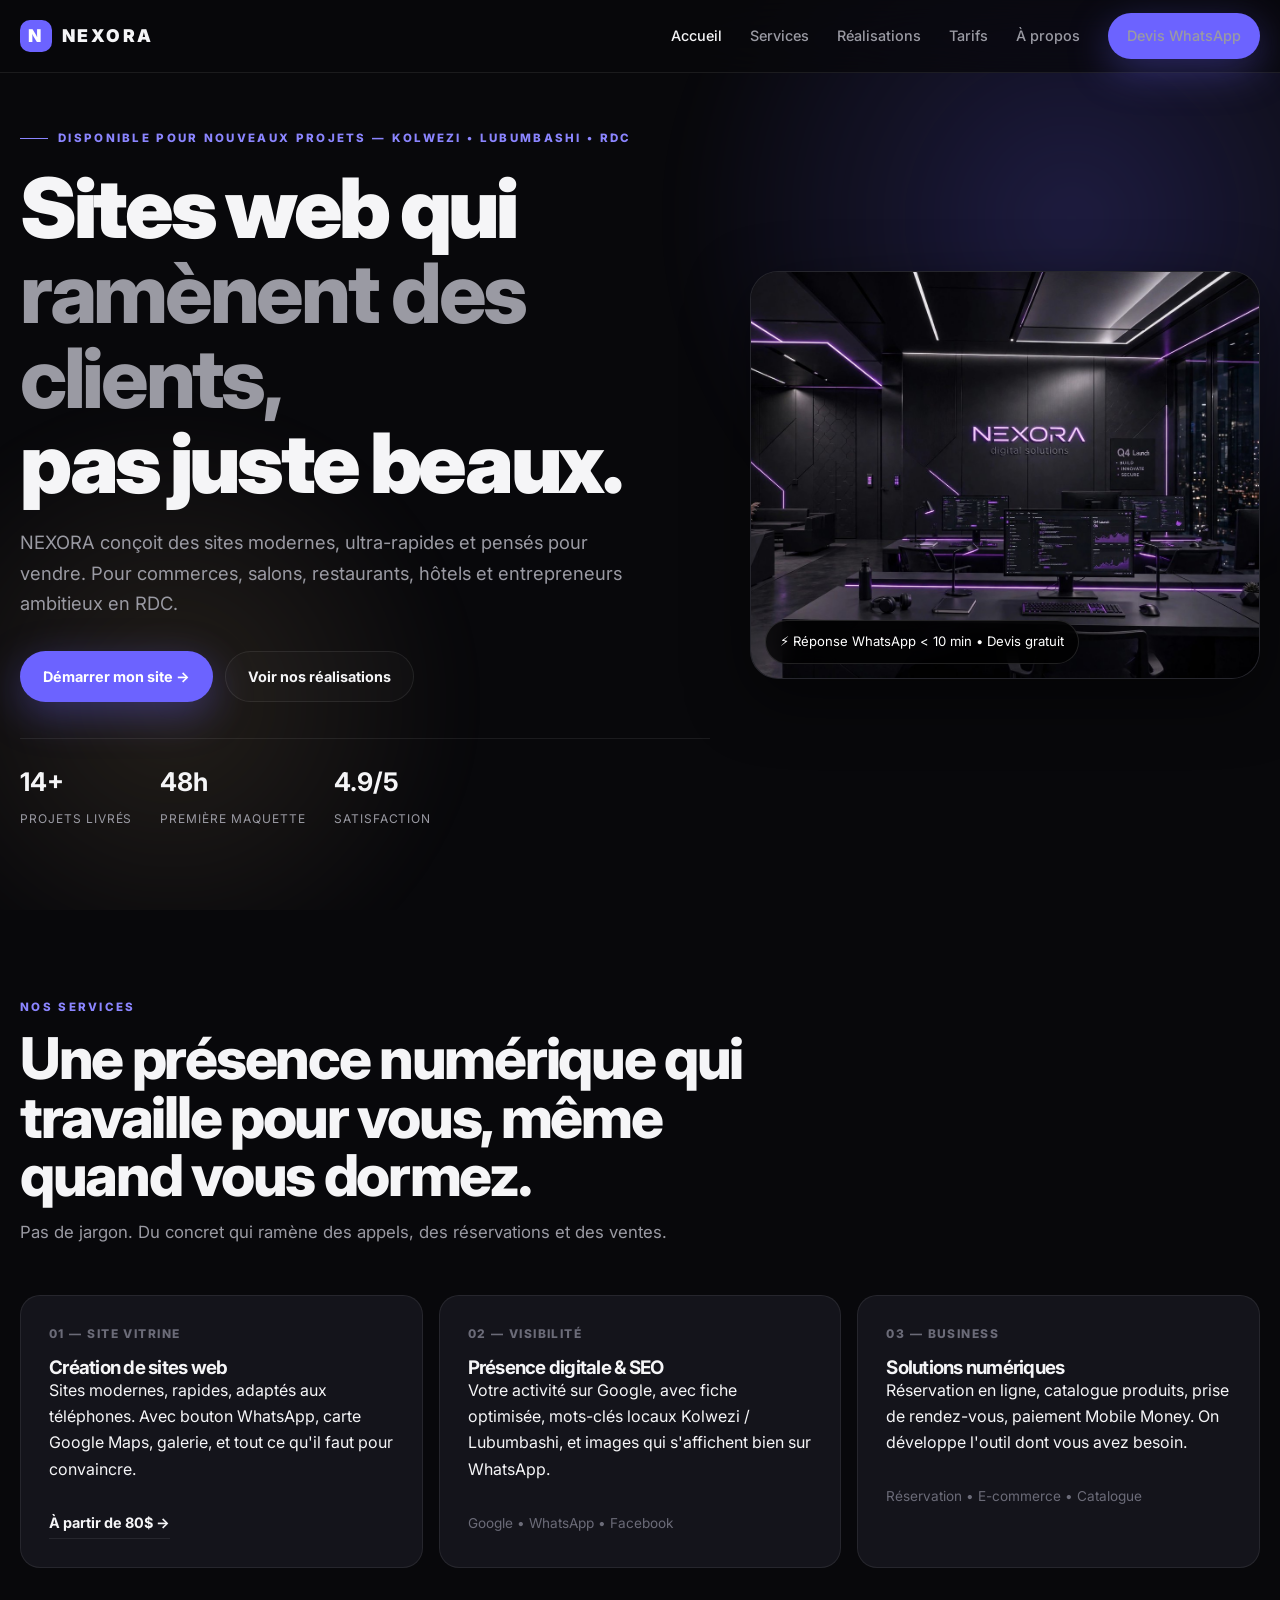
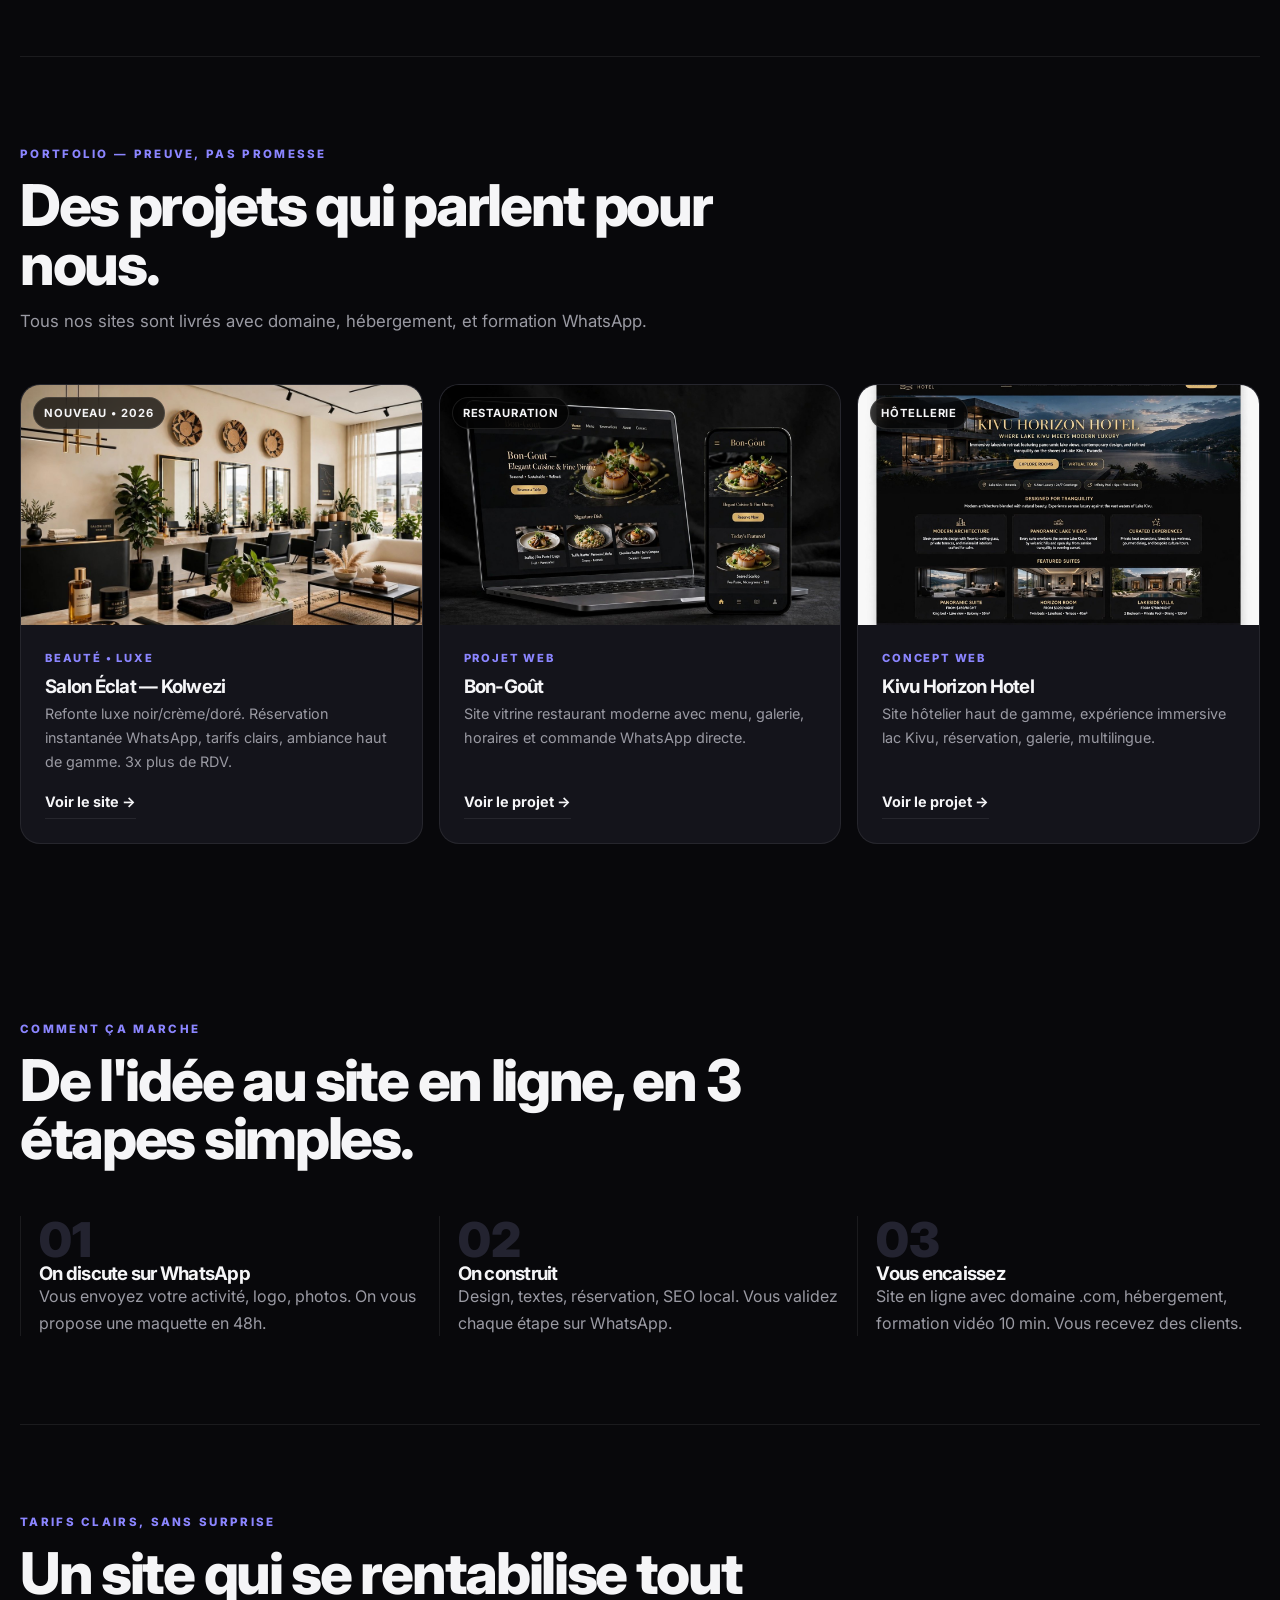
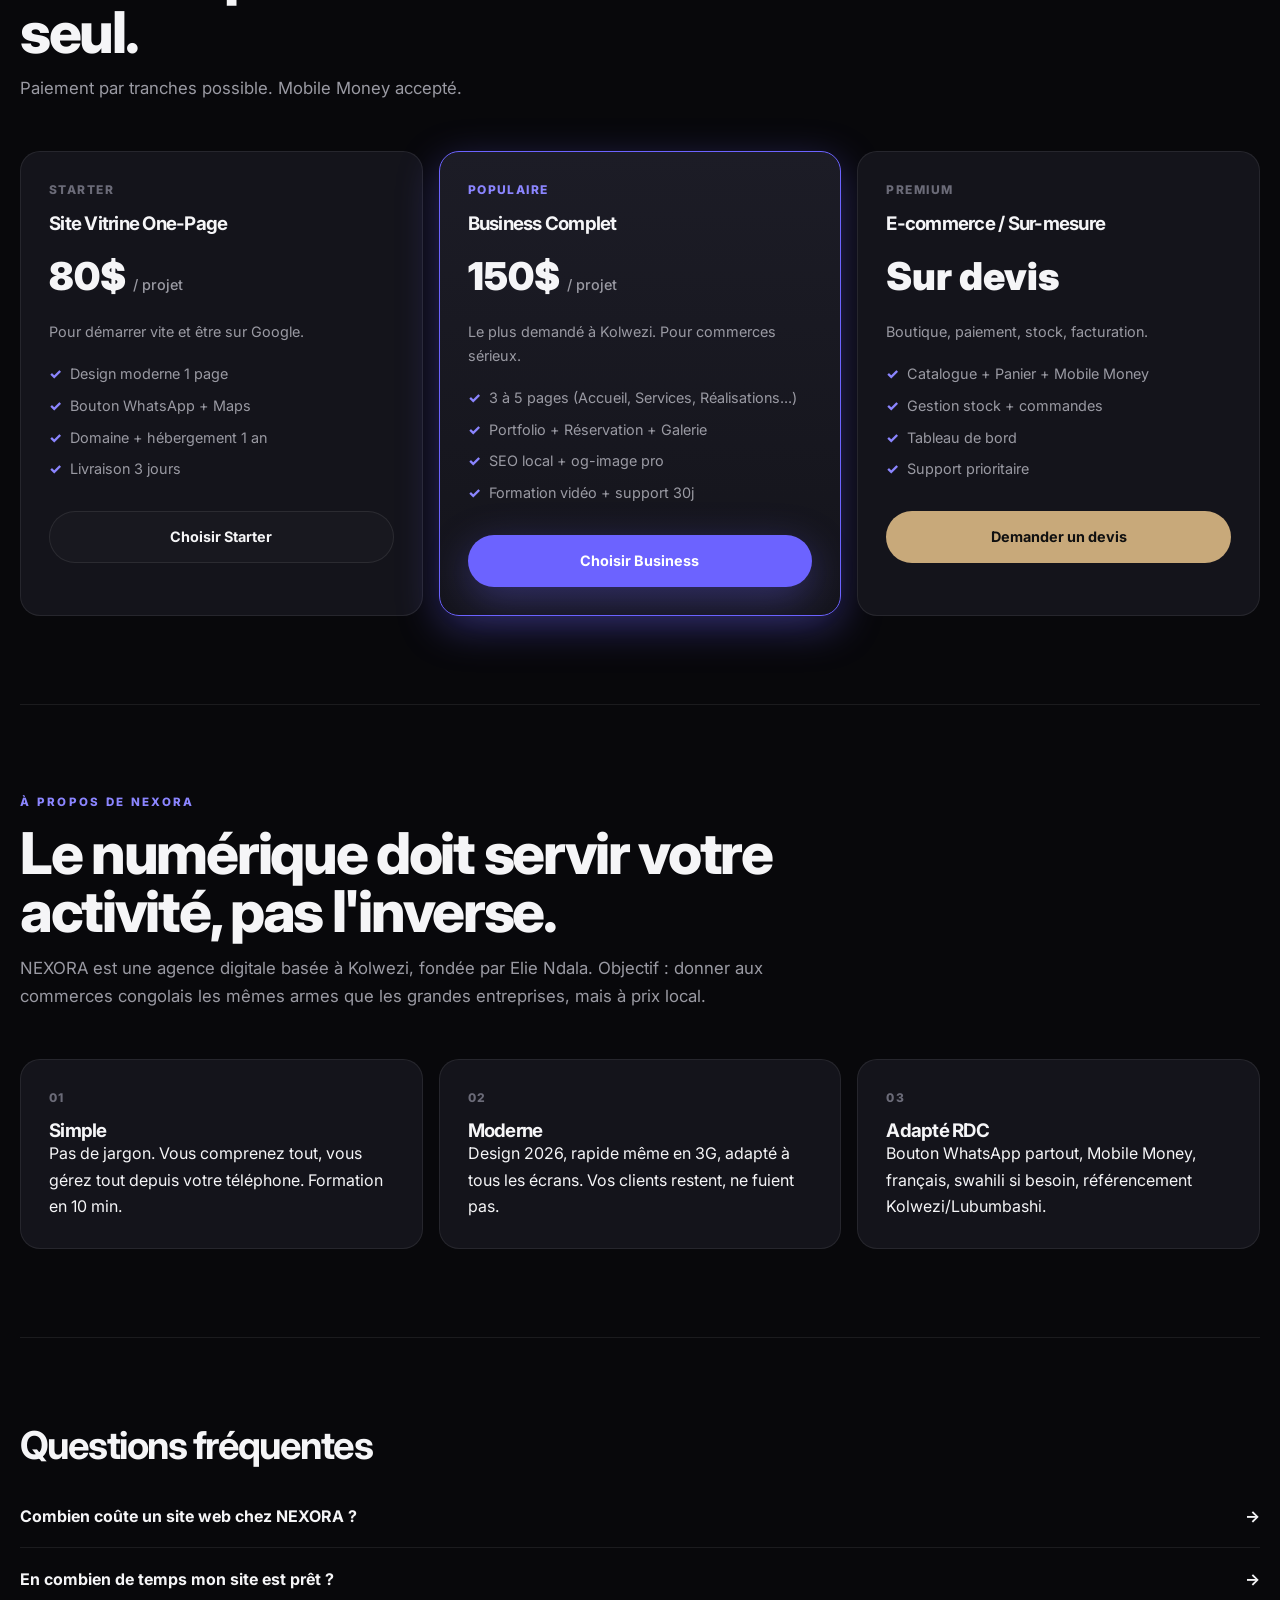
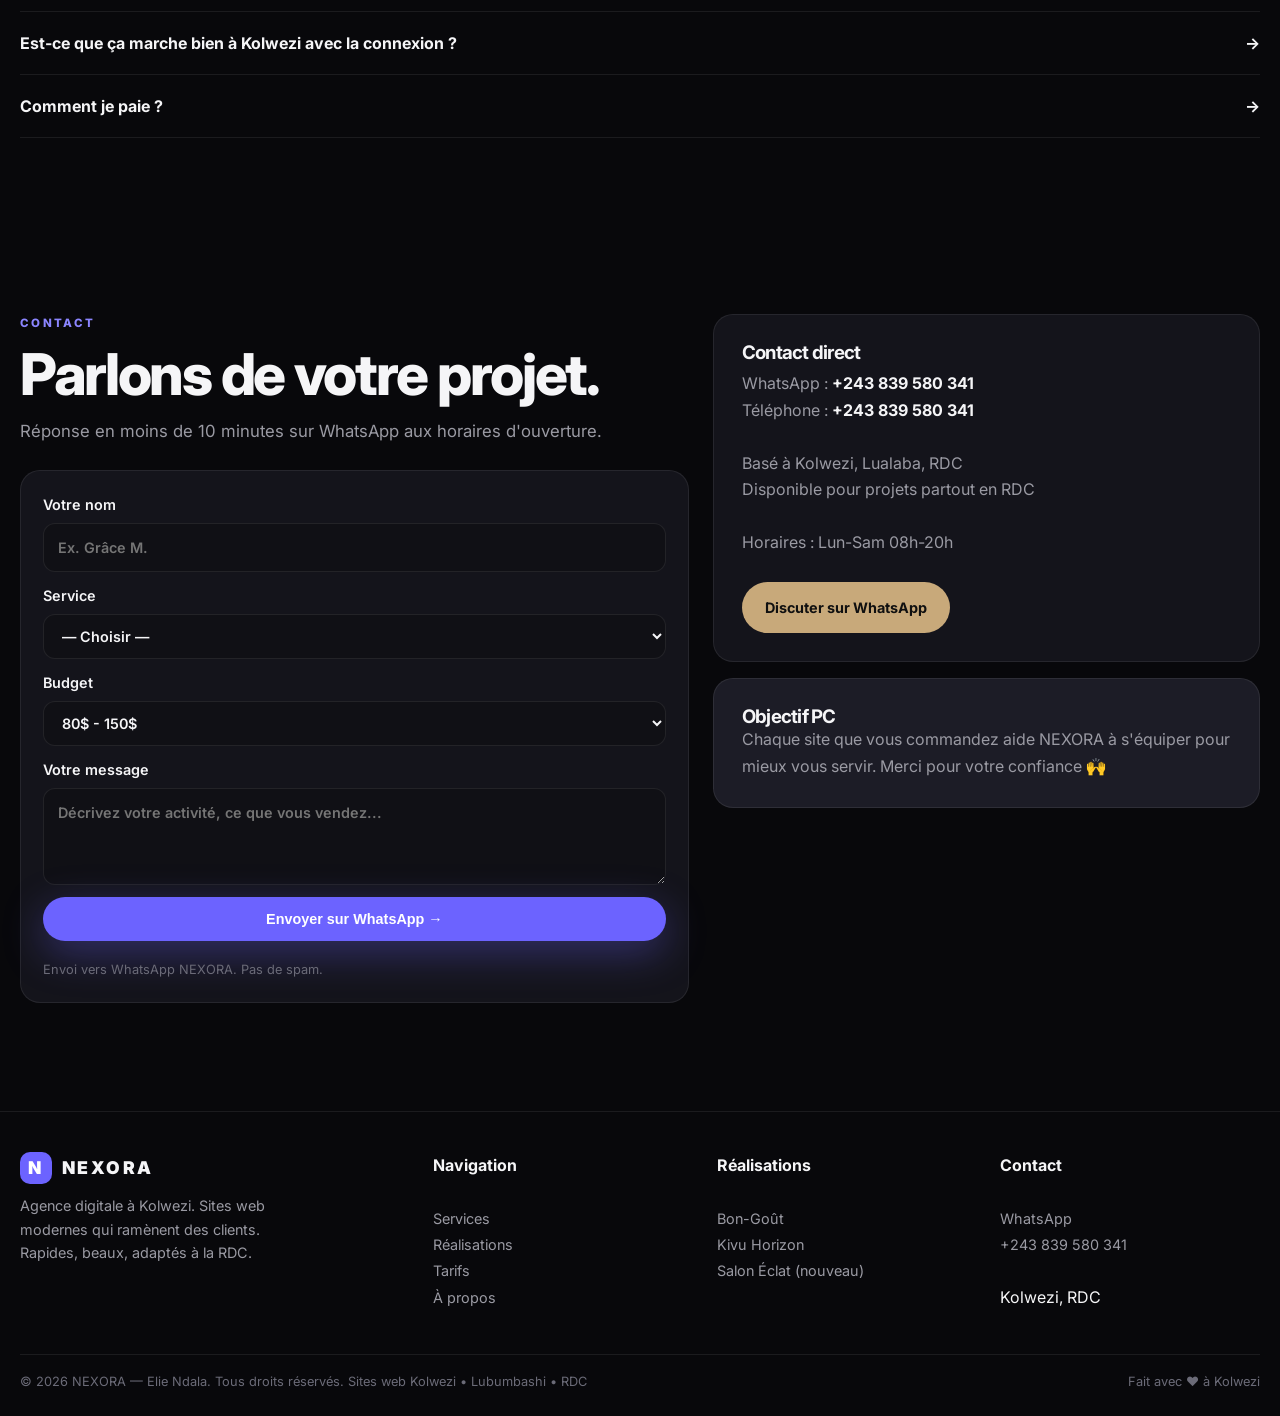
<file: index_3.html>
<!DOCTYPE html>
<html lang="fr">
<head>
<meta charset="UTF-8">
<meta name="viewport" content="width=device-width, initial-scale=1">
<title>NEXORA — Agence Web à Kolwezi | Création de Sites Web Professionnels en RDC</title>
<meta name="description" content="NEXORA — Agence digitale à Kolwezi. Nous créons des sites web modernes, rapides et qui ramènent des clients. Pour commerces, entreprises et entrepreneurs en RDC. Devis sur WhatsApp en 10 min.">
<meta name="keywords" content="création site web Kolwezi, agence web Lubumbashi, site web RDC, NEXORA, création site vitrine, site e-commerce RDC, digital solutions">
<meta name="robots" content="index, follow, max-image-preview:large, max-snippet:-1, max-video-preview:-1">
<meta name="theme-color" content="#08080B">
<meta name="author" content="NEXORA — Elie Ndala">
<link rel="canonical" href="https://nexora.digital/">
<link rel="icon" href="favicon.ico" sizes="any">
<link rel="icon" type="image/png" sizes="192x192" href="assets/nexora-icon-192.png">
<link rel="apple-touch-icon" href="assets/nexora-apple-touch-icon.png">
<link rel="manifest" href="site.webmanifest">
<meta property="og:title" content="NEXORA — Sites Web qui ramènent des clients | Kolwezi, RDC">
<meta property="og:description" content="Agence digitale à Kolwezi. Sites modernes, rapides, adaptés aux téléphones. Devis WhatsApp en 10 min.">
<meta property="og:type" content="website">
<meta property="og:url" content="https://nexora.digital/">
<meta property="og:image" content="https://nexora.digital/og-image.jpg">
<meta property="og:image:width" content="1200"><meta property="og:image:height" content="630">
<meta property="og:locale" content="fr_CD">
<meta name="twitter:card" content="summary_large_image">
<meta name="twitter:title" content="NEXORA — Agence Web Kolwezi">
<meta name="twitter:description" content="Création de sites web professionnels en RDC.">
<meta name="twitter:image" content="https://nexora.digital/og-image.jpg">
<link rel="preconnect" href="https://fonts.googleapis.com"><link rel="preconnect" href="https://fonts.gstatic.com" crossorigin>
<link href="https://fonts.googleapis.com/css2?family=Inter:wght@400;500;700;800;900&display=swap" rel="stylesheet">
<link rel="stylesheet" href="css/style.css">
<script type="application/ld+json">
{
  "@context":"https://schema.org",
  "@type":"Organization",
  "name":"NEXORA",
  "url":"https://nexora.digital",
  "logo":"https://nexora.digital/favicon.png",
  "description":"Agence digitale à Kolwezi spécialisée en création de sites web professionnels pour commerces et entreprises en RDC",
  "address":{"@type":"PostalAddress","addressLocality":"Kolwezi","addressRegion":"Lualaba","addressCountry":"CD"},
  "contactPoint":{"@type":"ContactPoint","telephone":"+243839580341","contactType":"customer service","availableLanguage":["fr","sw"]},
  "sameAs":["https://wa.me/243839580341","https://www.instagram.com/elie60455"]
}
</script>
<script type="application/ld+json">
{
  "@context":"https://schema.org",
  "@type":"ProfessionalService",
  "name":"NEXORA Digital Solutions",
  "serviceType":["Création de sites web","Présence digitale","Solutions numériques"],
  "areaServed":{"@type":"Country","name":"RDC"},
  "provider":{"@type":"Organization","name":"NEXORA"}
}
</script>
<script type="application/ld+json">
{
  "@context":"https://schema.org",
  "@type":"FAQPage",
  "mainEntity":[
    {"@type":"Question","name":"Combien coûte un site web chez NEXORA ?","acceptedAnswer":{"@type":"Answer","text":"À partir de 80$ pour un site vitrine d'une page, 150$ pour un site complet 3-5 pages, et sur devis pour e-commerce. Tout est inclus : design, domaine, hébergement 1 an, WhatsApp intégré."}},
    {"@type":"Question","name":"En combien de temps mon site est prêt ?","acceptedAnswer":{"@type":"Answer","text":"3 à 7 jours pour un site vitrine, 7 à 14 jours pour un projet plus complet. Nous travaillons directement sur WhatsApp pour aller vite."}},
    {"@type":"Question","name":"Est-ce que vous faites des sites qui marchent à Kolwezi ?","acceptedAnswer":{"@type":"Answer","text":"Oui. Tous nos sites sont optimisés pour mobile, rapides même avec 3G, avec bouton WhatsApp et référencement local Kolwezi, Lubumbashi, RDC."}}
  ]
}
</script>
</head>
<body>
<header class="header">
<nav class="navbar">
<a href="#accueil" class="logo"><i>N</i> NEXORA</a>
<button class="menu-btn" id="menuButton" aria-label="Menu" aria-expanded="false" aria-controls="navLinks">☰</button>
<div class="nav-links" id="navLinks">
<a href="#accueil">Accueil</a>
<a href="#services">Services</a>
<a href="#realisations">Réalisations</a>
<a href="#tarifs">Tarifs</a>
<a href="#apropos">À propos</a>
<a href="#contact" class="btn btn-p" style="padding:10px 18px">Devis WhatsApp</a>
</div>
</nav>
</header>

<main>
<section id="accueil" class="hero">
<div class="hero-inner">
<div>
<div class="kicker">Disponible pour nouveaux projets — Kolwezi • Lubumbashi • RDC</div>
<h1>Sites web qui <span>ramènent des clients,</span> pas juste beaux.</h1>
<p class="lead">NEXORA conçoit des sites modernes, ultra-rapides et pensés pour vendre. Pour commerces, salons, restaurants, hôtels et entrepreneurs ambitieux en RDC.</p>
<div class="hero-acts">
<a href="#contact" class="btn btn-p">Démarrer mon site →</a>
<a href="#realisations" class="btn btn-g">Voir nos réalisations</a>
</div>
<div class="hero-stats">
<div><b>14+</b><span>projets livrés</span></div>
<div><b>48h</b><span>première maquette</span></div>
<div><b>4.9/5</b><span>satisfaction</span></div>
</div>
</div>
<div class="hero-media">
<img src="images/nexora-hero.jpg" alt="NEXORA agence web Kolwezi" loading="eager" onerror="this.src='images/apercu.jpg'">
<div class="badge">⚡ Réponse WhatsApp &lt; 10 min • Devis gratuit</div>
</div>
</div>
</section>

<section id="services" class="section">
<div class="head">
<div class="eyebrow">Nos services</div>
<h2>Une présence numérique qui travaille pour vous, même quand vous dormez.</h2>
<p>Pas de jargon. Du concret qui ramène des appels, des réservations et des ventes.</p>
</div>
<div class="g3">
<article class="card"><span class="num">01 — SITE VITRINE</span><h3>Création de sites web</h3><p>Sites modernes, rapides, adaptés aux téléphones. Avec bouton WhatsApp, carte Google Maps, galerie, et tout ce qu'il faut pour convaincre.</p><br><a href="#tarifs" class="proj-link">À partir de 80$ →</a></article>
<article class="card"><span class="num">02 — VISIBILITÉ</span><h3>Présence digitale & SEO</h3><p>Votre activité sur Google, avec fiche optimisée, mots-clés locaux Kolwezi / Lubumbashi, et images qui s'affichent bien sur WhatsApp.</p><br><span style="font-size:.85rem;color:var(--m2)">Google • WhatsApp • Facebook</span></article>
<article class="card"><span class="num">03 — BUSINESS</span><h3>Solutions numériques</h3><p>Réservation en ligne, catalogue produits, prise de rendez-vous, paiement Mobile Money. On développe l'outil dont vous avez besoin.</p><br><span style="font-size:.85rem;color:var(--m2)">Réservation • E-commerce • Catalogue</span></article>
</div>
</section>

<section id="realisations" class="section" style="border-top:1px solid var(--line)">
<div class="head">
<div class="eyebrow">Portfolio — Preuve, pas promesse</div>
<h2>Des projets qui parlent pour nous.</h2>
<p>Tous nos sites sont livrés avec domaine, hébergement, et formation WhatsApp.</p>
</div>
<div class="g3">
<article class="card proj">
<div class="proj-img"><span class="tag">NOUVEAU • 2026</span><img src="images/salon-eclat.jpg" alt="Salon Éclat Kolwezi" loading="lazy" onerror="this.src='images/apercu.jpg'"></div>
<div class="proj-body"><p class="cat">BEAUTÉ • LUXE</p><h3>Salon Éclat — Kolwezi</h3><p style="color:var(--m);font-size:.9rem;margin-top:6px">Refonte luxe noir/crème/doré. Réservation instantanée WhatsApp, tarifs clairs, ambiance haut de gamme. 3x plus de RDV.</p><a href=" https://salon-eclat.eliendala50.workers.dev/  " class="proj-link" target="_blank" rel="noopener">Voir le site →</a></div>
</article>
<article class="card proj">
<div class="proj-img"><span class="tag">RESTAURATION</span><img src="images/bon-gout.jpg" alt="Bon Goût" loading="lazy" onerror="this.src='images/apercu.jpg'"></div>
<div class="proj-body"><p class="cat">PROJET WEB</p><h3>Bon-Goût</h3><p style="color:var(--m);font-size:.9rem;margin-top:6px">Site vitrine restaurant moderne avec menu, galerie, horaires et commande WhatsApp directe.</p><a href="https://restaurant-bon-gout.eliendala50.workers.dev/" class="proj-link" target="_blank" rel="noopener">Voir le projet →</a></div>
</article>
<article class="card proj">
<div class="proj-img"><span class="tag">HÔTELLERIE</span><img src="images/kivu-horizon.jpg" alt="Kivu Horizon Hotel" loading="lazy" onerror="this.src='images/apercu.jpg'"></div>
<div class="proj-body"><p class="cat">CONCEPT WEB</p><h3>Kivu Horizon Hotel</h3><p style="color:var(--m);font-size:.9rem;margin-top:6px">Site hôtelier haut de gamme, expérience immersive lac Kivu, réservation, galerie, multilingue.</p><a href="https://kivu-horizon-hotel.eliendala50.workers.dev/" class="proj-link" target="_blank" rel="noopener">Voir le projet →</a></div>
</article>
</div>
</section>

<section class="section">
<div class="head"><div class="eyebrow">Comment ça marche</div><h2>De l'idée au site en ligne, en 3 étapes simples.</h2></div>
<div class="steps">
<div class="step"><b>01</b><h3>On discute sur WhatsApp</h3><p style="color:var(--m)">Vous envoyez votre activité, logo, photos. On vous propose une maquette en 48h.</p></div>
<div class="step"><b>02</b><h3>On construit</h3><p style="color:var(--m)">Design, textes, réservation, SEO local. Vous validez chaque étape sur WhatsApp.</p></div>
<div class="step"><b>03</b><h3>Vous encaissez</h3><p style="color:var(--m)">Site en ligne avec domaine .com, hébergement, formation vidéo 10 min. Vous recevez des clients.</p></div>
</div>
</section>

<section id="tarifs" class="section" style="border-top:1px solid var(--line)">
<div class="head"><div class="eyebrow">Tarifs clairs, sans surprise</div><h2>Un site qui se rentabilise tout seul.</h2><p>Paiement par tranches possible. Mobile Money accepté.</p></div>
<div class="pricing">
<div class="card price-card"><span class="num">STARTER</span><h3>Site Vitrine One-Page</h3><div class="price">80$ <small>/ projet</small></div><p style="color:var(--m);font-size:.9rem">Pour démarrer vite et être sur Google.</p><ul><li>Design moderne 1 page</li><li>Bouton WhatsApp + Maps</li><li>Domaine + hébergement 1 an</li><li>Livraison 3 jours</li></ul><a href="#contact" class="btn btn-g" style="width:100%;margin-top:12px">Choisir Starter</a></div>
<div class="card price-card feat"><span class="num" style="color:var(--a2)">POPULAIRE</span><h3>Business Complet</h3><div class="price">150$ <small>/ projet</small></div><p style="color:var(--m);font-size:.9rem">Le plus demandé à Kolwezi. Pour commerces sérieux.</p><ul><li>3 à 5 pages (Accueil, Services, Réalisations...)</li><li>Portfolio + Réservation + Galerie</li><li>SEO local + og-image pro</li><li>Formation vidéo + support 30j</li></ul><a href="#contact" class="btn btn-p" style="width:100%;margin-top:12px">Choisir Business</a></div>
<div class="card price-card"><span class="num">PREMIUM</span><h3>E-commerce / Sur-mesure</h3><div class="price">Sur devis</div><p style="color:var(--m);font-size:.9rem">Boutique, paiement, stock, facturation.</p><ul><li>Catalogue + Panier + Mobile Money</li><li>Gestion stock + commandes</li><li>Tableau de bord</li><li>Support prioritaire</li></ul><a href="#contact" class="btn btn-gold" style="width:100%;margin-top:12px">Demander un devis</a></div>
</div>
</section>

<section id="apropos" class="section" style="border-top:1px solid var(--line)">
<div class="head"><div class="eyebrow">À propos de NEXORA</div><h2>Le numérique doit servir votre activité, pas l'inverse.</h2><p>NEXORA est une agence digitale basée à Kolwezi, fondée par Elie Ndala. Objectif : donner aux commerces congolais les mêmes armes que les grandes entreprises, mais à prix local.</p></div>
<div class="g3">
<div class="card"><span class="num">01</span><h3>Simple</h3><p>Pas de jargon. Vous comprenez tout, vous gérez tout depuis votre téléphone. Formation en 10 min.</p></div>
<div class="card"><span class="num">02</span><h3>Moderne</h3><p>Design 2026, rapide même en 3G, adapté à tous les écrans. Vos clients restent, ne fuient pas.</p></div>
<div class="card"><span class="num">03</span><h3>Adapté RDC</h3><p>Bouton WhatsApp partout, Mobile Money, français, swahili si besoin, référencement Kolwezi/Lubumbashi.</p></div>
</div>
</section>

<section class="section faq">
<h2 style="font-size:clamp(1.6rem,4vw,2.4rem);margin-bottom:20px">Questions fréquentes</h2>
<details class="faq-item"><summary>Combien coûte un site web chez NEXORA ? <span>→</span></summary><p>À partir de 80$ pour un site vitrine d'une page. 150$ pour un site complet 3-5 pages avec portfolio, réservation, SEO. E-commerce sur devis. Domaine et hébergement 1 an inclus.</p></details>
<details class="faq-item"><summary>En combien de temps mon site est prêt ? <span>→</span></summary><p>3 jours pour Starter, 5-7 jours pour Business. On travaille sur WhatsApp pour aller vite. Maquette en 48h.</p></details>
<details class="faq-item"><summary>Est-ce que ça marche bien à Kolwezi avec la connexion ? <span>→</span></summary><p>Oui, c'est notre spécialité. Sites ultra-légers (< 1Mo), images optimisées, pas de lourdeurs. Ça charge vite même en 3G/4G.</p></details>
<details class="faq-item"><summary>Comment je paie ? <span>→</span></summary><p>50% au début, 50% à la livraison. Mobile Money (Airtel, Orange, M-Pesa), ou virement. Facture fournie.</p></details>
</section>

<section id="contact" class="section">
<div class="contact-grid">
<div>
<div class="head" style="margin-bottom:24px"><div class="eyebrow">Contact</div><h2>Parlons de votre projet.</h2><p>Réponse en moins de 10 minutes sur WhatsApp aux horaires d'ouverture.</p></div>
<form id="contactForm">
<label>Votre nom<input name="nom" required placeholder="Ex. Grâce M."></label>
<label>Service<select name="service" required><option value="">— Choisir —</option><option>Site Vitrine Starter 80$</option><option>Site Business 150$</option><option>E-commerce / Sur-mesure</option><option>Refonte de site existant</option></select></label>
<label>Budget<select name="budget"><option>80$ - 150$</option><option>150$ - 300$</option><option>300$ +</option><option>À discuter</option></select></label>
<label>Votre message<textarea name="message" rows="3" placeholder="Décrivez votre activité, ce que vous vendez..."></textarea></label>
<button class="btn btn-p" type="submit">Envoyer sur WhatsApp →</button>
<p style="font-size:.8rem;color:var(--m2);margin-top:6px">Envoi vers WhatsApp NEXORA. Pas de spam.</p>
</form>
</div>
<div>
<div class="card"><h3>Contact direct</h3><p style="color:var(--m);margin-top:8px">WhatsApp : <a href="https://wa.me/243839580341" style="color:var(--t);font-weight:700">+243 839 580 341</a><br>Téléphone : <a href="tel:+243839580341" style="color:var(--t);font-weight:700">+243 839 580 341</a><br><br>Basé à Kolwezi, Lualaba, RDC<br>Disponible pour projets partout en RDC<br><br>Horaires : Lun-Sam 08h-20h</p><br><a href="https://wa.me/243839580341?text=Bonjour%20NEXORA%2C%20je%20veux%20un%20site%20pour%20mon%20commerce" class="btn btn-gold" target="_blank" rel="noopener">Discuter sur WhatsApp</a></div>
<div class="card" style="margin-top:16px;background:var(--s2)"><h3>Objectif PC</h3><p style="color:var(--m)">Chaque site que vous commandez aide NEXORA à s'équiper pour mieux vous servir. Merci pour votre confiance 🙌</p></div>
</div>
</div>
</section>
</main>

<footer class="footer">
<div class="footer-inner">
<div><div class="logo" style="margin-bottom:10px"><i>N</i> NEXORA</div><p style="color:var(--m);font-size:.9rem;max-width:32ch">Agence digitale à Kolwezi. Sites web modernes qui ramènent des clients. Rapides, beaux, adaptés à la RDC.</p></div>
<div><strong>Navigation</strong><br><br><a href="#services">Services</a><br><a href="#realisations">Réalisations</a><br><a href="#tarifs">Tarifs</a><br><a href="#apropos">À propos</a></div>
<div><strong>Réalisations</strong><br><br><a href="https://restaurant-bon-gout.eliendala50.workers.dev/" target="_blank">Bon-Goût</a><br><a href="https://kivu-horizon-hotel.eliendala50.workers.dev/" target="_blank">Kivu Horizon</a><br><a href="https://salon-eclat.eliendala50.workers.dev/">Salon Éclat (nouveau)</a></div>
<div><strong>Contact</strong><br><br><a href="https://wa.me/243839580341" target="_blank">WhatsApp</a><br><a href="tel:+243839580341">+243 839 580 341</a><br><br>Kolwezi, RDC</div>
<div class="copy"><span>© 2026 NEXORA — Elie Ndala. Tous droits réservés. Sites web Kolwezi • Lubumbashi • RDC</span><span>Fait avec ❤️ à Kolwezi</span></div>
</div>
</footer>

<script src="js/app.js" defer></script>
</body>
</html>
</file>
<file: css/style.css>
:root{
  --bg:#08080B;--bg2:#101015;--s:#14141B;--s2:#1C1C26;--s3:#232330;
  --t:#F5F5F7;--m:#9A9AA3;--m2:#6B6B78;--line:rgba(255,255,255,.08);--line2:rgba(255,255,255,.14);
  --a:#6C63FF;--a2:#8B85FF;--a3:#4F47E0;--gold:#C8A97A;--gold2:#A8875A;
  --r:20px;--rL:28px;--max:1240px;--shadow:0 20px 60px rgba(0,0,0,.5);--shadowA:0 12px 40px rgba(108,99,255,.35);
}
*{margin:0;padding:0;box-sizing:border-box}
html{scroll-behavior:smooth;scroll-padding-top:88px}
body{font-family:Inter,system-ui,-apple-system,Segoe UI,Roboto,sans-serif;background:var(--bg);color:var(--t);line-height:1.65;-webkit-font-smoothing:antialiased;overflow-x:hidden}
h1,h2,h3{letter-spacing:-.04em;line-height:1.02}
a{color:inherit;text-decoration:none} img{display:block;max-width:100%}
.header{position:fixed;top:0;left:0;width:100%;z-index:100;background:rgba(8,8,11,.78);backdrop-filter:blur(20px) saturate(1.5);border-bottom:1px solid var(--line)}
.navbar{width:min(100% - 32px,var(--max));margin:0 auto;min-height:72px;display:flex;align-items:center;justify-content:space-between;gap:20px}
.logo{font-weight:900;letter-spacing:.14em;font-size:1.1rem;display:flex;align-items:center;gap:10px}
.logo i{width:32px;height:32px;border-radius:10px;background:var(--a);display:grid;place-items:center;font-style:normal;color:#fff}
.nav-links{display:flex;gap:28px;align-items:center}
.nav-links a{color:var(--m);font-size:.9rem;font-weight:500;transition:.2s}
.nav-links a:hover{color:var(--t)}
.btn{display:inline-flex;align-items:center;justify-content:center;gap:8px;padding:13px 22px;border-radius:999px;font-weight:700;font-size:.9rem;transition:.2s;cursor:pointer;border:1.5px solid transparent;white-space:nowrap}
.btn-p{background:var(--a);color:#fff;box-shadow:var(--shadowA)} .btn-p:hover{background:var(--a2);transform:translateY(-1px)}
.btn-g{border-color:var(--line);background:rgba(255,255,255,.02);color:var(--t)} .btn-g:hover{background:rgba(255,255,255,.06);border-color:var(--line2)}
.btn-gold{background:var(--gold);color:#101010} .btn-gold:hover{background:var(--gold2)}
.menu-btn{display:none;background:transparent;border:0;color:var(--t);font-size:1.6rem;cursor:pointer}
.hero{position:relative;min-height:92vh;display:flex;align-items:center;padding:120px 0 80px;overflow:hidden}
.hero::before{content:"";position:absolute;width:800px;height:800px;top:-20%;right:-15%;background:radial-gradient(closest-side,rgba(108,99,255,.22),transparent);filter:blur(20px);pointer-events:none}
.hero::after{content:"";position:absolute;width:600px;height:600px;bottom:-10%;left:-10%;background:radial-gradient(closest-side,rgba(200,169,122,.14),transparent);filter:blur(20px);pointer-events:none}
.hero-inner{width:min(100% - 32px,var(--max));margin:0 auto;display:grid;grid-template-columns:1.15fr .85fr;gap:40px;align-items:center;position:relative;z-index:1}
.kicker{display:inline-flex;align-items:center;gap:10px;font-size:.72rem;letter-spacing:.2em;text-transform:uppercase;font-weight:800;color:var(--a2);margin-bottom:18px}
.kicker::before{content:"";width:28px;height:1px;background:var(--a2)}
.hero h1{font-size:clamp(2.8rem,7vw,5.2rem);font-weight:900;max-width:16ch}
.hero h1 span{color:var(--m);display:block;font-weight:800}
.lead{color:var(--m);font-size:1.15rem;max-width:52ch;margin-top:22px}
.hero-acts{display:flex;gap:12px;flex-wrap:wrap;margin-top:32px}
.hero-stats{display:flex;gap:28px;margin-top:36px;border-top:1px solid var(--line);padding-top:22px}
.hero-stats b{font-size:1.6rem;display:block}
.hero-stats span{font-size:.75rem;letter-spacing:.08em;text-transform:uppercase;color:var(--m)}
.hero-media{position:relative;border-radius:var(--rL);overflow:hidden;background:var(--s);border:1px solid var(--line);box-shadow:var(--shadow);aspect-ratio:4/3.2}
.hero-media img{width:100%;height:100%;object-fit:cover}
.badge{position:absolute;left:14px;bottom:14px;background:rgba(0,0,0,.75);backdrop-filter:blur(10px);color:#fff;padding:10px 14px;border-radius:999px;font-size:.82rem;display:flex;gap:8px;align-items:center;border:1px solid rgba(255,255,255,.12)}
.section{width:min(100% - 32px,var(--max));margin:0 auto;padding:88px 0}
.head{max-width:760px;margin-bottom:48px}
.eyebrow{font-size:.72rem;letter-spacing:.2em;text-transform:uppercase;font-weight:800;color:var(--a2);margin-bottom:12px}
.head h2{font-size:clamp(2rem,5vw,3.6rem);font-weight:800}
.head p{color:var(--m);margin-top:14px;font-size:1.05rem}
.g3{display:grid;grid-template-columns:repeat(3,1fr);gap:16px}
.g2{display:grid;grid-template-columns:repeat(2,1fr);gap:16px}
.card{background:var(--s);border:1px solid var(--line);border-radius:var(--r);padding:28px;transition:.3s}
.card:hover{transform:translateY(-4px);border-color:var(--line2);box-shadow:var(--shadow)}
.num{font-size:.75rem;font-weight:800;letter-spacing:.12em;color:var(--m2);display:block;margin-bottom:14px}
.proj{padding:0;overflow:hidden;display:flex;flex-direction:column;min-height:460px}
.proj-img{height:240px;overflow:hidden;background:var(--bg2);position:relative}
.proj-img img{width:100%;height:100%;object-fit:cover;transition:.5s}
.proj:hover .proj-img img{transform:scale(1.04)}
.proj-body{padding:24px;display:flex;flex-direction:column;flex:1}
.cat{font-size:.7rem;letter-spacing:.16em;text-transform:uppercase;font-weight:800;color:var(--a2);margin-bottom:10px}
.proj-link{margin-top:auto;display:inline-flex;gap:6px;font-weight:700;font-size:.9rem;border-bottom:1px solid var(--line);padding-bottom:4px;width:fit-content}
.proj-link:hover{color:var(--a2);border-color:var(--a2)}
.tag{position:absolute;top:12px;left:12px;background:rgba(0,0,0,.7);backdrop-filter:blur(8px);padding:6px 10px;border-radius:999px;font-size:.7rem;font-weight:700;letter-spacing:.08em;border:1px solid rgba(255,255,255,.1)}
.steps{display:grid;grid-template-columns:repeat(3,1fr);gap:16px}
.step{padding-left:18px;border-left:1px solid var(--line)}
.step b{font-size:3rem;font-weight:900;color:var(--s3);display:block;line-height:1}
.pricing{display:grid;grid-template-columns:repeat(3,1fr);gap:16px}
.price-card{position:relative}
.price-card.feat{border-color:var(--a);background:linear-gradient(180deg,var(--s2),var(--s));box-shadow:var(--shadowA)}
.price{font-size:2.4rem;font-weight:900;margin:12px 0}
.price small{font-size:.9rem;color:var(--m);font-weight:500}
.price-card ul{list-style:none;margin:18px 0;display:grid;gap:8px}
.price-card li{display:flex;gap:8px;font-size:.9rem;color:var(--m)}
.price-card li::before{content:"✓";color:var(--a2);font-weight:800}
.faq{border-top:1px solid var(--line)}
.faq-item{border-bottom:1px solid var(--line);padding:18px 0}
.faq-item summary{list-style:none;display:flex;justify-content:space-between;gap:12px;cursor:pointer;font-weight:700}
.faq-item p{color:var(--m);margin-top:10px;max-width:60ch}
.contact-grid{display:grid;grid-template-columns:1.1fr .9fr;gap:24px}
form{display:grid;gap:12px;background:var(--s);border:1px solid var(--line);border-radius:var(--r);padding:22px}
label{font-weight:600;font-size:.9rem;display:grid;gap:6px}
input,select,textarea{background:var(--bg2);border:1px solid var(--line);border-radius:12px;padding:12px 14px;color:var(--t);font:inherit;outline:none;transition:.15s}
input:focus,select:focus,textarea:focus{border-color:var(--a);box-shadow:0 0 0 4px rgba(108,99,255,.15)}
.footer{border-top:1px solid var(--line);padding:40px 0 24px;margin-top:20px}
.footer-inner{width:min(100% - 32px,var(--max));margin:0 auto;display:grid;grid-template-columns:1.2fr .8fr .8fr .8fr;gap:24px}
.footer a{color:var(--m);font-size:.9rem}
.footer a:hover{color:var(--t)}
.copy{grid-column:1/-1;border-top:1px solid var(--line);margin-top:20px;padding-top:16px;display:flex;justify-content:space-between;gap:12px;flex-wrap:wrap;color:var(--m2);font-size:.8rem}
@media(max-width:960px){
.hero-inner{grid-template-columns:1fr}
.hero-media{order:-1;aspect-ratio:16/10}
.g3,.pricing,.steps{grid-template-columns:1fr 1fr}
.g2,.contact-grid{grid-template-columns:1fr}
.footer-inner{grid-template-columns:1fr 1fr}
}
@media(max-width:640px){
.nav-links{position:absolute;top:72px;left:16px;right:16px;background:var(--s2);border:1px solid var(--line);border-radius:18px;padding:16px;display:none;flex-direction:column;gap:6px;box-shadow:var(--shadow)}
.nav-links.active{display:flex}
.nav-links a{padding:10px}
.menu-btn{display:block}
.g3,.g2,.pricing,.steps{grid-template-columns:1fr}
.hero{padding:100px 0 40px}
.footer-inner{grid-template-columns:1fr}
}
</file>
